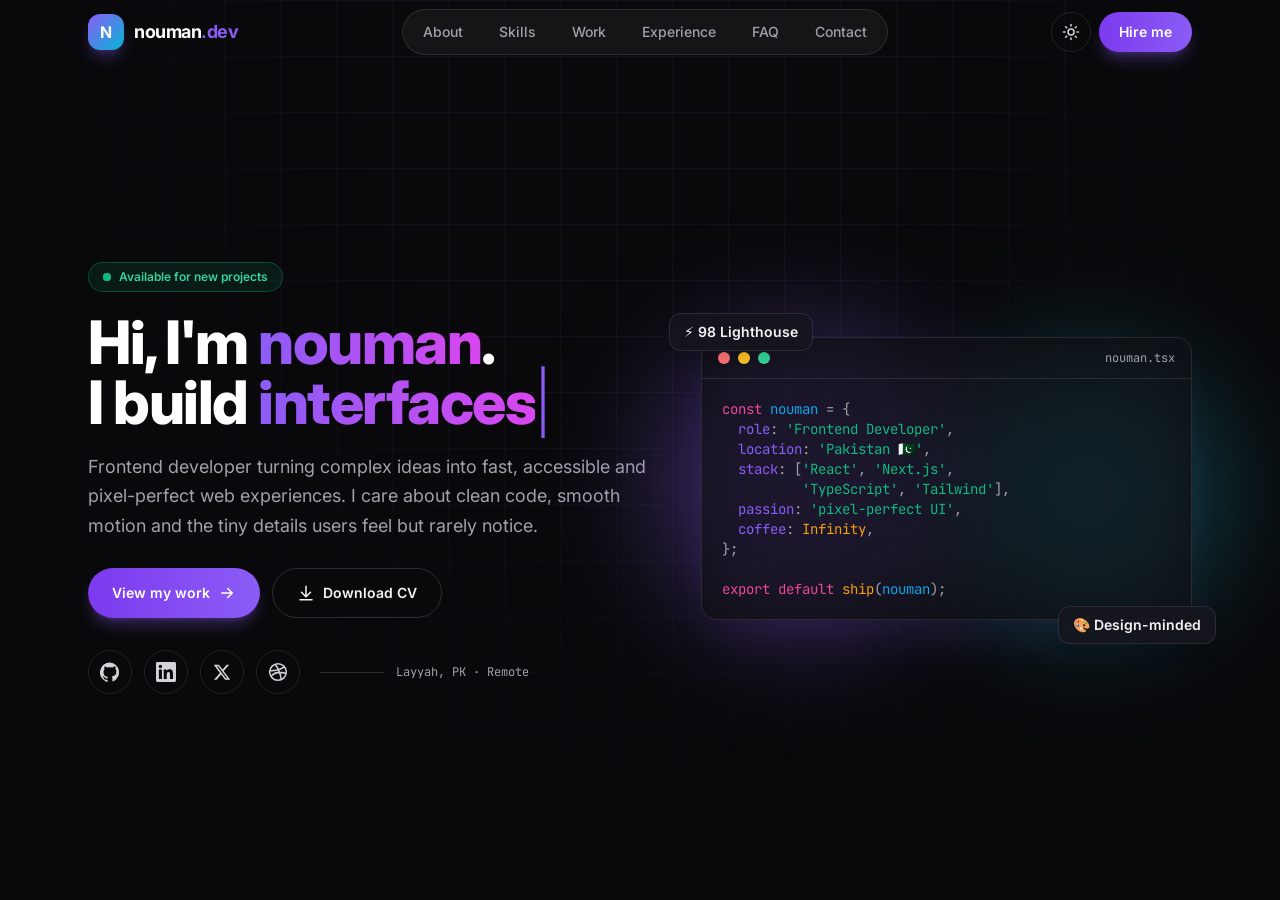
<file: index.html>
<!doctype html>
<html lang="en" class="dark scroll-smooth">
<head>
  <meta charset="utf-8" />
  <meta name="viewport" content="width=device-width, initial-scale=1" />
  <title>nouman — Frontend Developer</title>
  <meta name="description" content="nouman is a frontend developer crafting fast, accessible and beautiful web experiences with React, Next.js and TypeScript." />
  <meta property="og:title" content="nouman — Frontend Developer" />
  <meta property="og:description" content="Crafting fast, accessible and beautiful web experiences." />
  <meta property="og:type" content="website" />
  <meta name="theme-color" content="#09090b" />
  <link rel="icon" href="data:image/svg+xml,<svg xmlns='http://www.w3.org/2000/svg' viewBox='0 0 64 64'><defs><linearGradient id='g' x1='0' y1='0' x2='1' y2='1'><stop offset='0' stop-color='%238b5cf6'/><stop offset='1' stop-color='%2306b6d4'/></linearGradient></defs><rect width='64' height='64' rx='16' fill='url(%23g)'/><text x='50%' y='55%' dominant-baseline='middle' text-anchor='middle' font-family='Arial' font-weight='800' font-size='34' fill='white'>N</text></svg>" />

  <!-- Fonts -->
  <link rel="preconnect" href="https://fonts.googleapis.com" />
  <link rel="preconnect" href="https://fonts.gstatic.com" crossorigin />
  <link href="https://fonts.googleapis.com/css2?family=Inter:wght@400;500;600;700;800&family=JetBrains+Mono:wght@400;500&display=swap" rel="stylesheet" />

  <!-- Theme (before paint, avoids flash) -->
  <script>
    try {
      const t = localStorage.getItem('theme');
      if (t === 'light') document.documentElement.classList.remove('dark');
    } catch (e) {}
  </script>
  <!-- Compiled Tailwind CSS (rebuild: npx tailwindcss@3.4.17 -i input.css -o style.css --minify) -->
  <link rel="stylesheet" href="style.css" />
  <noscript><style>.reveal{opacity:1 !important;transform:none !important;filter:none !important}</style></noscript>
</head>

<body id="top" class="bg-white text-zinc-600 dark:bg-ink-950 dark:text-zinc-400 font-sans antialiased selection:bg-brand-500/30 selection:text-white overflow-x-hidden">
  <a href="#main" class="skip-link">Skip to content</a>

  <!-- Background decor -->
  <div class="pointer-events-none fixed inset-0 -z-10 bg-grid [mask-image:radial-gradient(ellipse_at_top,black_30%,transparent_75%)]"></div>
  <div id="cursorGlow" class="pointer-events-none fixed -z-10 hidden h-[500px] w-[500px] -translate-x-1/2 -translate-y-1/2 rounded-full bg-brand-500/10 opacity-0 blur-3xl transition-opacity duration-500 md:block"></div>

  <!-- Scroll progress -->
  <div id="progress" class="fixed left-0 top-0 z-[60] h-0.5 w-0 bg-gradient-to-r from-brand-500 to-cyan-400"></div>

  <!-- ================= NAVBAR ================= -->
  <header id="nav" class="fixed inset-x-0 top-0 z-50 transition-all duration-300">
    <div class="mx-auto flex h-16 max-w-6xl items-center justify-between px-5 sm:px-6">
      <a href="index.html" class="group flex items-center gap-2.5 font-bold text-zinc-900 dark:text-white" aria-label="nouman — home">
        <span class="grid h-9 w-9 place-items-center rounded-xl bg-gradient-to-br from-brand-500 to-cyan-500 text-white shadow-lg shadow-brand-500/30 transition-transform group-hover:rotate-6">N</span>
        <span class="text-lg tracking-tight">nouman<span class="text-brand-500">.dev</span></span>
      </a>

      <nav class="hidden md:block" aria-label="Primary">
        <ul class="flex items-center gap-1 rounded-full border border-zinc-200 bg-white/70 p-1 text-sm font-medium backdrop-blur dark:border-white/10 dark:bg-white/5">
          <li><a href="about.html" class="nav-link">About</a></li>
          <li><a href="skills.html" class="nav-link">Skills</a></li>
          <li><a href="work.html" class="nav-link">Work</a></li>
          <li><a href="experience.html" class="nav-link">Experience</a></li>
          <li><a href="faq.html" class="nav-link">FAQ</a></li>
          <li><a href="contact.html" class="nav-link">Contact</a></li>
        </ul>
      </nav>

      <div class="flex items-center gap-2">
        <button id="themeToggle" class="grid h-10 w-10 place-items-center rounded-full border border-zinc-200 text-zinc-700 transition hover:border-brand-500 hover:text-brand-500 dark:border-white/10 dark:text-zinc-300" aria-label="Toggle theme" aria-pressed="true">
          <svg class="hidden h-[18px] w-[18px] dark:block" viewBox="0 0 24 24" fill="none" stroke="currentColor" stroke-width="2" stroke-linecap="round"><circle cx="12" cy="12" r="4"/><path d="M12 2v2M12 20v2M4.9 4.9l1.4 1.4M17.7 17.7l1.4 1.4M2 12h2M20 12h2M4.9 19.1l1.4-1.4M17.7 6.3l1.4-1.4"/></svg>
          <svg class="h-[18px] w-[18px] dark:hidden" viewBox="0 0 24 24" fill="none" stroke="currentColor" stroke-width="2" stroke-linecap="round"><path d="M21 12.8A9 9 0 1 1 11.2 3a7 7 0 0 0 9.8 9.8z"/></svg>
        </button>
        <a href="contact.html" class="btn-primary hidden !px-5 !py-2.5 sm:inline-flex md:hidden lg:inline-flex">Hire me</a>
        <button id="menuBtn" class="grid h-10 w-10 place-items-center rounded-full border border-zinc-200 text-zinc-700 md:hidden dark:border-white/10 dark:text-zinc-300" aria-label="Open menu" aria-expanded="false" aria-controls="mobileMenu">
          <svg class="h-5 w-5" viewBox="0 0 24 24" fill="none" stroke="currentColor" stroke-width="2" stroke-linecap="round"><path id="menuIcon" d="M4 7h16M4 17h16"/></svg>
        </button>
      </div>
    </div>

    <!-- Mobile menu -->
    <div id="mobileMenu" class="pointer-events-none mx-4 -translate-y-2 rounded-2xl border border-zinc-200 bg-white/95 p-2 opacity-0 shadow-xl backdrop-blur transition-all duration-300 md:hidden dark:border-white/10 dark:bg-ink-900/95">
      <a href="about.html" class="mobile-link">About</a>
      <a href="skills.html" class="mobile-link">Skills</a>
      <a href="work.html" class="mobile-link">Work</a>
      <a href="experience.html" class="mobile-link">Experience</a>
      <a href="faq.html" class="mobile-link">FAQ</a>
      <a href="contact.html" class="mobile-link">Contact</a>
    </div>
  </header>

  <main id="main">
    <!-- ================= HERO (single-screen homepage) ================= -->
    <section id="home" class="relative flex min-h-[100svh] items-center overflow-hidden pb-10 pt-24">
      <div class="mx-auto grid w-full max-w-6xl items-center gap-12 px-5 sm:px-6 lg:grid-cols-[1.15fr_1fr]">
        <div>
          <span class="reveal inline-flex items-center gap-2 rounded-full border border-emerald-500/30 bg-emerald-500/10 px-3.5 py-1.5 text-xs font-semibold text-emerald-600 dark:text-emerald-400">
            <span class="relative flex h-2 w-2"><span class="absolute inline-flex h-full w-full animate-ping rounded-full bg-emerald-400 opacity-75"></span><span class="relative inline-flex h-2 w-2 rounded-full bg-emerald-500"></span></span>
            Available for new projects
          </span>

          <h1 class="reveal mt-5 text-4xl font-extrabold leading-[1.1] tracking-tight text-zinc-900 sm:text-5xl lg:text-6xl dark:text-white">
            Hi, I'm <span class="text-gradient-animated">nouman</span>.<br />
            I build <span id="typed" class="text-gradient-animated">interfaces</span><span class="animate-blink font-light text-brand-500">|</span>
          </h1>

          <p class="reveal mt-5 max-w-xl text-lg leading-relaxed">
            Frontend developer turning complex ideas into fast, accessible and pixel-perfect web experiences.
            I care about clean code, smooth motion and the tiny details users feel but rarely notice.
          </p>

          <div class="reveal mt-7 flex flex-wrap gap-3">
            <a href="work.html" class="btn-primary group">
              View my work
              <svg class="h-[18px] w-[18px] transition-transform group-hover:translate-x-1" viewBox="0 0 24 24" fill="none" stroke="currentColor" stroke-width="2" stroke-linecap="round" stroke-linejoin="round"><path d="M5 12h14M13 6l6 6-6 6"/></svg>
            </a>
            <a href="Muhammad Nouman CV.pdf" class="btn-ghost" download>
              <svg class="h-[18px] w-[18px]" viewBox="0 0 24 24" fill="none" stroke="currentColor" stroke-width="2" stroke-linecap="round" stroke-linejoin="round"><path d="M12 3v12M6 11l6 6 6-6M4 21h16"/></svg>
              Download CV
            </a>
          </div>

          <ul class="reveal mt-8 flex items-center gap-3" aria-label="Social links">
            <li><a href="https://github.com/nomizzking/" target="_blank" rel="noopener" aria-label="GitHub" class="social"><svg class="h-5 w-5" viewBox="0 0 24 24" fill="currentColor"><path d="M12 .5a12 12 0 0 0-3.8 23.4c.6.1.8-.3.8-.6v-2c-3.3.7-4-1.6-4-1.6-.6-1.4-1.4-1.8-1.4-1.8-1-.7.1-.7.1-.7 1.2.1 1.8 1.2 1.8 1.2 1 1.8 2.8 1.3 3.5 1 .1-.8.4-1.3.7-1.6-2.7-.3-5.5-1.3-5.5-5.9 0-1.3.5-2.4 1.2-3.2-.1-.3-.5-1.5.1-3.2 0 0 1-.3 3.3 1.2a11.5 11.5 0 0 1 6 0C17.3 4.6 18.3 5 18.3 5c.6 1.7.2 2.9.1 3.2.8.8 1.2 1.9 1.2 3.2 0 4.6-2.8 5.6-5.5 5.9.4.4.8 1.1.8 2.2v3.3c0 .3.2.7.8.6A12 12 0 0 0 12 .5z"/></svg></a></li>
            <li><a href="https://linkedin.com/" target="_blank" rel="noopener" aria-label="LinkedIn" class="social"><svg class="h-5 w-5" viewBox="0 0 24 24" fill="currentColor"><path d="M20.4 20.5h-3.6v-5.6c0-1.3 0-3-1.8-3s-2.1 1.4-2.1 2.9v5.7H9.3V9h3.4v1.6c.5-.9 1.6-1.8 3.4-1.8 3.6 0 4.3 2.4 4.3 5.5v6.2zM5.3 7.4a2.1 2.1 0 1 1 0-4.2 2.1 2.1 0 0 1 0 4.2zM7.1 20.5H3.5V9h3.6v11.5zM22.2 0H1.8C.8 0 0 .8 0 1.7v20.6c0 .9.8 1.7 1.8 1.7h20.4c1 0 1.8-.8 1.8-1.7V1.7C24 .8 23.2 0 22.2 0z"/></svg></a></li>
            <li><a href="https://x.com/" target="_blank" rel="noopener" aria-label="X (Twitter)" class="social"><svg class="h-[18px] w-[18px]" viewBox="0 0 24 24" fill="currentColor"><path d="M18.2 2.3h3.4l-7.4 8.4 8.7 11.5h-6.8l-5.3-7-6.1 7H1.3l7.9-9L.9 2.3h7l4.8 6.4 5.5-6.4zm-1.2 17.9h1.9L7.1 4.2H5.1L17 20.2z"/></svg></a></li>
            <li><a href="https://dribbble.com/" target="_blank" rel="noopener" aria-label="Dribbble" class="social"><svg class="h-5 w-5" viewBox="0 0 24 24" fill="none" stroke="currentColor" stroke-width="1.8"><circle cx="12" cy="12" r="10"/><path d="M8.6 2.7c3.6 4.8 6.4 11.4 7.4 18.6M2.1 10.6c5.6.2 11.6-.9 17-4.4M3.6 17.3c3.8-4.6 10.5-6 18.2-3.5"/></svg></a></li>
            <li class="ml-2 hidden h-px w-16 bg-zinc-300 sm:block dark:bg-white/15"></li>
            <li class="hidden font-mono text-xs sm:block">Layyah, PK · Remote</li>
          </ul>
        </div>

        <!-- Visual -->
        <div class="reveal relative mx-auto w-full max-w-md lg:max-w-none" aria-hidden="true">
          <div class="absolute -left-10 top-0 h-72 w-72 animate-blob rounded-full bg-brand-500/40 blur-3xl"></div>
          <div class="absolute -right-6 bottom-0 h-64 w-64 animate-blob rounded-full bg-cyan-400/30 blur-3xl [animation-delay:-5s]"></div>

          <div class="tilt relative rounded-2xl border border-zinc-200 bg-white/80 shadow-2xl shadow-brand-500/10 backdrop-blur-xl transition-transform duration-200 ease-out dark:border-white/10 dark:bg-ink-900/80">
            <div class="flex items-center gap-2 border-b border-zinc-200 px-4 py-3 dark:border-white/10">
              <span class="h-3 w-3 rounded-full bg-red-400"></span>
              <span class="h-3 w-3 rounded-full bg-amber-400"></span>
              <span class="h-3 w-3 rounded-full bg-emerald-400"></span>
              <span class="ml-auto font-mono text-xs text-zinc-400">nouman.tsx</span>
            </div>
<pre class="overflow-x-auto p-5 font-mono text-[13px] leading-7 sm:text-sm"><code><span class="text-pink-500">const</span> <span class="text-sky-500">nouman</span> <span class="text-zinc-400">=</span> {
  <span class="text-brand-500">role</span>: <span class="text-emerald-500">'Frontend Developer'</span>,
  <span class="text-brand-500">location</span>: <span class="text-emerald-500">'Pakistan 🇵🇰'</span>,
  <span class="text-brand-500">stack</span>: [<span class="text-emerald-500">'React'</span>, <span class="text-emerald-500">'Next.js'</span>,
          <span class="text-emerald-500">'TypeScript'</span>, <span class="text-emerald-500">'Tailwind'</span>],
  <span class="text-brand-500">passion</span>: <span class="text-emerald-500">'pixel-perfect UI'</span>,
  <span class="text-brand-500">coffee</span>: <span class="text-amber-500">Infinity</span>,
};

<span class="text-pink-500">export default</span> <span class="text-amber-500">ship</span>(<span class="text-sky-500">nouman</span>);</code></pre>
          </div>

          <div class="absolute -left-4 -top-6 flex animate-float items-center gap-2 rounded-xl border border-zinc-200 bg-white/90 px-3.5 py-2 text-sm font-semibold text-zinc-800 shadow-lg backdrop-blur sm:-left-8 dark:border-white/10 dark:bg-ink-800/90 dark:text-zinc-100">⚡ 98 Lighthouse</div>
          <div class="absolute -bottom-6 -right-2 flex animate-float-slow items-center gap-2 rounded-xl border border-zinc-200 bg-white/90 px-3.5 py-2 text-sm font-semibold text-zinc-800 shadow-lg backdrop-blur sm:-right-6 dark:border-white/10 dark:bg-ink-800/90 dark:text-zinc-100">🎨 Design-minded</div>
        </div>
      </div>
    </section>
  </main>

  <div id="toast" class="pointer-events-none fixed bottom-6 left-1/2 z-50 -translate-x-1/2 translate-y-6 rounded-xl bg-zinc-900 px-5 py-3 text-sm font-medium text-white opacity-0 shadow-xl transition-all duration-300 dark:bg-white dark:text-zinc-900" role="status" aria-live="polite"></div>

  <script src="script.js"></script>
</body>
</html>
</file>
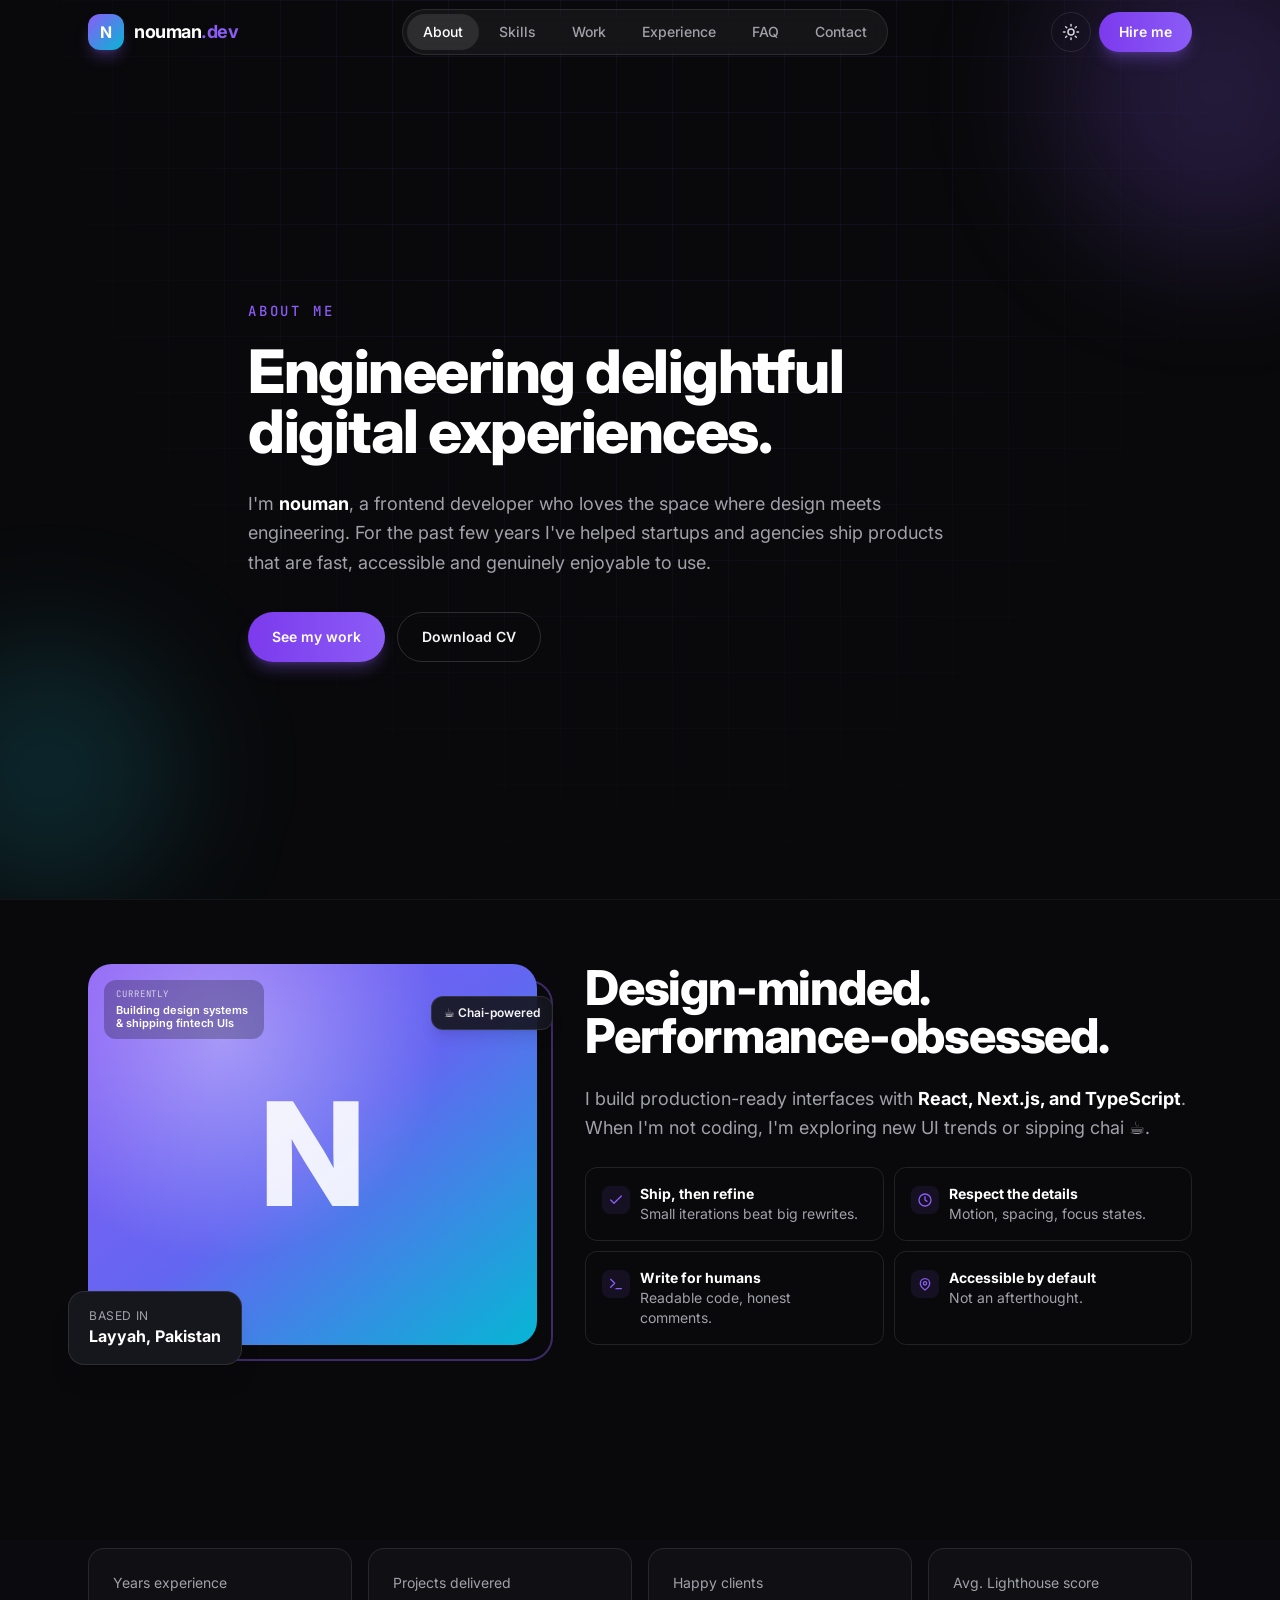
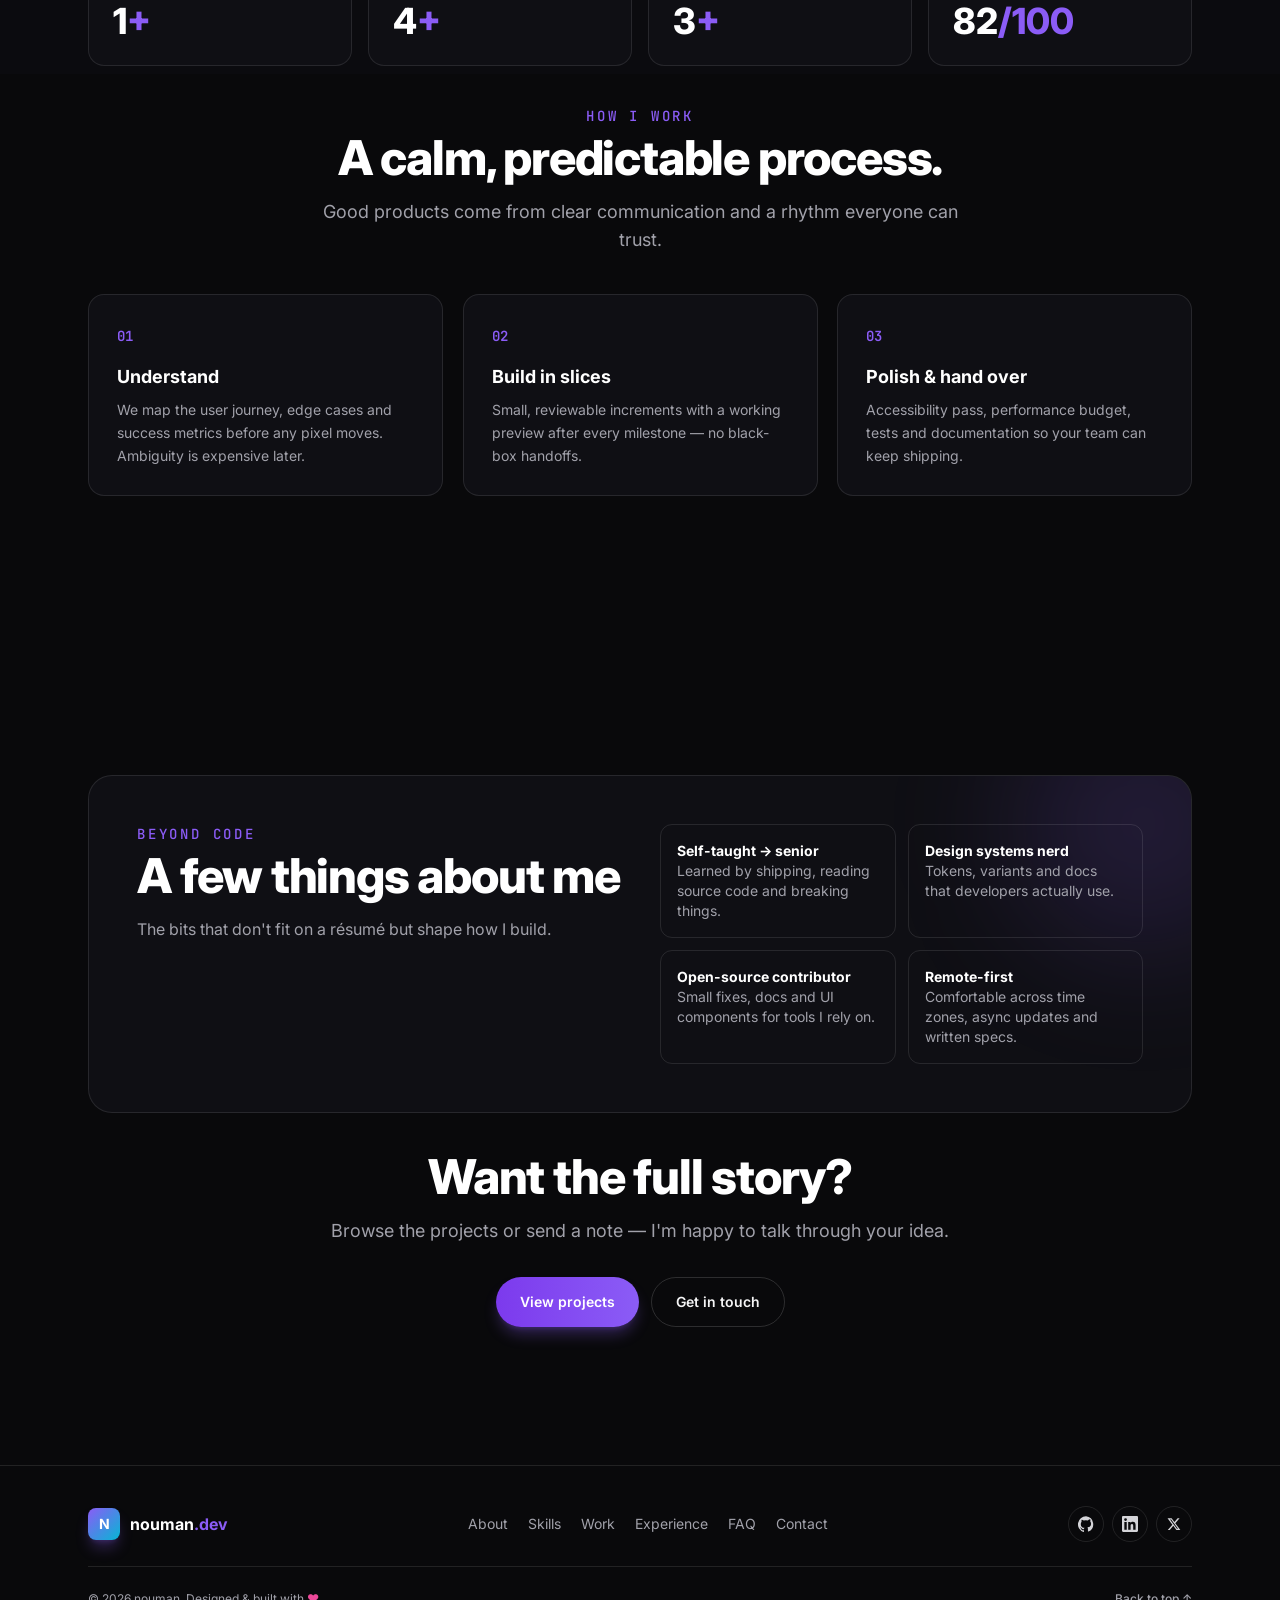
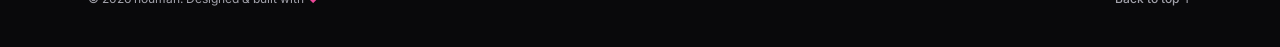
<file: about.html>
<!doctype html>
<html lang="en" class="dark scroll-smooth snap-page">
<head>
  <meta charset="utf-8" />
  <meta name="viewport" content="width=device-width, initial-scale=1" />
  <title>About — nouman</title>
  <meta name="description" content="Meet nouman — a frontend developer focused on design systems, motion and accessible, high-performance interfaces." />
  <meta property="og:title" content="About — nouman" />
  <meta property="og:description" content="A frontend developer who loves the space where design meets engineering." />
  <meta property="og:type" content="website" />
  <meta name="theme-color" content="#09090b" />
  <link rel="icon" href="data:image/svg+xml,<svg xmlns='http://www.w3.org/2000/svg' viewBox='0 0 64 64'><defs><linearGradient id='g' x1='0' y1='0' x2='1' y2='1'><stop offset='0' stop-color='%238b5cf6'/><stop offset='1' stop-color='%2306b6d4'/></linearGradient></defs><rect width='64' height='64' rx='16' fill='url(%23g)'/><text x='50%' y='55%' dominant-baseline='middle' text-anchor='middle' font-family='Arial' font-weight='800' font-size='34' fill='white'>N</text></svg>" />

  <!-- Fonts -->
  <link rel="preconnect" href="https://fonts.googleapis.com" />
  <link rel="preconnect" href="https://fonts.gstatic.com" crossorigin />
  <link href="https://fonts.googleapis.com/css2?family=Inter:wght@400;500;600;700;800&family=JetBrains+Mono:wght@400;500&display=swap" rel="stylesheet" />

  <!-- Theme -->
  <script>
    try {
      const t = localStorage.getItem('theme');
      if (t === 'light') document.documentElement.classList.remove('dark');
    } catch (e) {}
  </script>

  <link rel="stylesheet" href="style.css" />
  <noscript><style>.reveal{opacity:1 !important;transform:none !important;filter:none !important}</style></noscript>
</head>

<body id="top" class="bg-white text-zinc-600 dark:bg-ink-950 dark:text-zinc-400 font-sans antialiased selection:bg-brand-500/30 selection:text-white overflow-x-hidden">
  <a href="#main" class="skip-link">Skip to content</a>

  <!-- Background decor -->
  <div class="pointer-events-none fixed inset-0 -z-10 bg-grid [mask-image:radial-gradient(ellipse_at_top,black_30%,transparent_75%)]"></div>
  <div id="cursorGlow" class="pointer-events-none fixed -z-10 hidden h-[500px] w-[500px] -translate-x-1/2 -translate-y-1/2 rounded-full bg-brand-500/10 opacity-0 blur-3xl transition-opacity duration-500 md:block"></div>

  <!-- Scroll progress -->
  <div id="progress" class="fixed left-0 top-0 z-[60] h-0.5 w-0 bg-gradient-to-r from-brand-500 to-cyan-400"></div>

  <!-- ================= NAVBAR ================= -->
  <header id="nav" class="fixed inset-x-0 top-0 z-50 transition-all duration-300">
    <div class="mx-auto flex h-16 max-w-6xl items-center justify-between px-5 sm:px-6">
      <a href="index.html" class="group flex items-center gap-2.5 font-bold text-zinc-900 dark:text-white" aria-label="nouman — home">
        <span class="grid h-9 w-9 place-items-center rounded-xl bg-gradient-to-br from-brand-500 to-cyan-500 text-white shadow-lg shadow-brand-500/30 transition-transform group-hover:rotate-6">N</span>
        <span class="text-lg tracking-tight">nouman<span class="text-brand-500">.dev</span></span>
      </a>

      <nav class="hidden md:block" aria-label="Primary">
        <ul class="flex items-center gap-1 rounded-full border border-zinc-200 bg-white/70 p-1 text-sm font-medium backdrop-blur dark:border-white/10 dark:bg-white/5">
          <li><a href="about.html" class="nav-link is-active" aria-current="page">About</a></li>
          <li><a href="skills.html" class="nav-link">Skills</a></li>
          <li><a href="work.html" class="nav-link">Work</a></li>
          <li><a href="experience.html" class="nav-link">Experience</a></li>
          <li><a href="faq.html" class="nav-link">FAQ</a></li>
          <li><a href="contact.html" class="nav-link">Contact</a></li>
        </ul>
      </nav>

      <div class="flex items-center gap-2">
        <button id="themeToggle" class="grid h-10 w-10 place-items-center rounded-full border border-zinc-200 text-zinc-700 transition hover:border-brand-500 hover:text-brand-500 dark:border-white/10 dark:text-zinc-300" aria-label="Toggle theme" aria-pressed="true">
          <svg class="hidden h-[18px] w-[18px] dark:block" viewBox="0 0 24 24" fill="none" stroke="currentColor" stroke-width="2" stroke-linecap="round"><circle cx="12" cy="12" r="4"/><path d="M12 2v2M12 20v2M4.9 4.9l1.4 1.4M17.7 17.7l1.4 1.4M2 12h2M20 12h2M4.9 19.1l1.4-1.4M17.7 6.3l1.4-1.4"/></svg>
          <svg class="h-[18px] w-[18px] dark:hidden" viewBox="0 0 24 24" fill="none" stroke="currentColor" stroke-width="2" stroke-linecap="round"><path d="M21 12.8A9 9 0 1 1 11.2 3a7 7 0 0 0 9.8 9.8z"/></svg>
        </button>
        <a href="contact.html" class="btn-primary hidden !px-5 !py-2.5 sm:inline-flex md:hidden lg:inline-flex">Hire me</a>
        <button id="menuBtn" class="grid h-10 w-10 place-items-center rounded-full border border-zinc-200 text-zinc-700 md:hidden dark:border-white/10 dark:text-zinc-300" aria-label="Open menu" aria-expanded="false" aria-controls="mobileMenu">
          <svg class="h-5 w-5" viewBox="0 0 24 24" fill="none" stroke="currentColor" stroke-width="2" stroke-linecap="round"><path id="menuIcon" d="M4 7h16M4 17h16"/></svg>
        </button>
      </div>
    </div>

    <!-- Mobile menu -->
    <div id="mobileMenu" class="pointer-events-none mx-4 -translate-y-2 rounded-2xl border border-zinc-200 bg-white/95 p-2 opacity-0 shadow-xl backdrop-blur transition-all duration-300 md:hidden dark:border-white/10 dark:bg-ink-900/95">
      <a href="about.html" class="mobile-link is-active" aria-current="page">About</a>
      <a href="skills.html" class="mobile-link">Skills</a>
      <a href="work.html" class="mobile-link">Work</a>
      <a href="experience.html" class="mobile-link">Experience</a>
      <a href="faq.html" class="mobile-link">FAQ</a>
      <a href="contact.html" class="mobile-link">Contact</a>
    </div>
  </header>

  <main id="main">
    <!-- ================= PAGE HERO ================= -->
    <section class="page-hero">
      <div class="pointer-events-none absolute -right-24 -top-24 h-80 w-80 rounded-full bg-brand-500/20 blur-3xl" data-parallax="0.08"></div>
      <div class="pointer-events-none absolute -left-20 bottom-0 h-64 w-64 rounded-full bg-cyan-400/15 blur-3xl"></div>
      <div class="about-hero-art" aria-hidden="true"><span class="about-hero-art-core">N</span></div>

      <div class="about-hero-copy mx-auto max-w-6xl px-5 sm:px-6">
        <p class="eyebrow reveal">About me</p>
        <h1 class="page-hero-title reveal max-w-3xl">Engineering delightful<br class="hidden sm:block" /> digital experiences.</h1>
        <p class="reveal mt-4 max-w-2xl text-lg leading-relaxed">
          I'm <strong class="text-zinc-900 dark:text-white">nouman</strong>, a frontend developer who loves the space where design meets engineering.
          For the past few years I've helped startups and agencies ship products that are fast, accessible and genuinely enjoyable to use.
        </p>
        <div class="reveal mt-6 flex flex-wrap gap-3">
          <a href="work.html" class="btn-primary">See my work</a>
          <a href="Muhammad Nouman CV.pdf" class="btn-ghost" download>Download CV</a>
        </div>
      </div>
    </section>

    <!-- ================= STORY + PORTRAIT ================= -->
    <section class="section">
      <div class="mx-auto grid max-w-6xl items-center gap-10 px-5 sm:px-6 lg:grid-cols-[0.85fr_1.15fr] lg:items-stretch lg:gap-12">
        <div class="reveal relative mx-auto aspect-[4/5] w-full max-w-[20rem] lg:aspect-auto lg:h-full lg:max-w-none" data-reveal="left">
          <div class="absolute inset-0 translate-x-4 translate-y-4 rounded-3xl border-2 border-brand-500/40"></div>
          <div class="relative grid h-full w-full place-items-center overflow-hidden rounded-3xl bg-gradient-to-br from-brand-500 via-indigo-500 to-cyan-500">
            <span class="text-[8rem] font-extrabold leading-none text-white/90 lg:text-[9rem]">N</span>
            <div class="absolute inset-0 bg-[radial-gradient(circle_at_30%_20%,rgba(255,255,255,.35),transparent_50%)]"></div>
            <div class="absolute left-4 top-4 max-w-[10rem] rounded-xl bg-black/25 px-3 py-2 text-white backdrop-blur">
              <p class="font-mono text-[9px] uppercase tracking-widest text-white/70">Currently</p>
              <p class="mt-0.5 text-[11px] font-semibold leading-tight">Building design systems &amp; shipping fintech UIs</p>
            </div>
          </div>
          <div class="absolute -bottom-5 -left-5 rounded-2xl border border-zinc-200 bg-white px-5 py-4 shadow-xl dark:border-white/10 dark:bg-ink-800">
            <p class="text-xs uppercase tracking-wider">Based in</p>
            <p class="font-bold text-zinc-900 dark:text-white">Layyah, Pakistan</p>
          </div>
          <div class="absolute -right-4 top-8 animate-float rounded-xl border border-zinc-200 bg-white/90 px-3 py-2 text-xs font-semibold text-zinc-800 shadow-lg backdrop-blur dark:border-white/10 dark:bg-ink-800/90 dark:text-zinc-100">☕ Chai-powered</div>
        </div>

        <div>
          <h2 class="section-title reveal" data-reveal="right">Design-minded.<br />Performance-obsessed.</h2>
          <p class="reveal mt-6 text-lg leading-relaxed" data-reveal="right">
            I build production-ready interfaces with
            <strong class="text-zinc-900 dark:text-white">React, Next.js, and TypeScript</strong>. When I'm not coding,
            I'm exploring new UI trends or sipping chai ☕.
          </p>

          <ul class="reveal mt-6 grid gap-2.5 sm:grid-cols-2" data-reveal="right">
            <li class="flex items-start gap-2.5 rounded-xl border border-zinc-200 p-4 dark:border-white/10">
              <span class="mt-0.5 grid h-7 w-7 shrink-0 place-items-center rounded-lg bg-brand-500/10 text-brand-500"><svg class="h-4 w-4" viewBox="0 0 24 24" fill="none" stroke="currentColor" stroke-width="2" stroke-linecap="round" stroke-linejoin="round"><path d="M20 6L9 17l-5-5"/></svg></span>
              <span class="text-sm"><strong class="block text-zinc-900 dark:text-white">Ship, then refine</strong>Small iterations beat big rewrites.</span>
            </li>
            <li class="flex items-start gap-2.5 rounded-xl border border-zinc-200 p-4 dark:border-white/10">
              <span class="mt-0.5 grid h-7 w-7 shrink-0 place-items-center rounded-lg bg-brand-500/10 text-brand-500"><svg class="h-4 w-4" viewBox="0 0 24 24" fill="none" stroke="currentColor" stroke-width="2" stroke-linecap="round" stroke-linejoin="round"><circle cx="12" cy="12" r="9"/><path d="M12 7v5l3 2"/></svg></span>
              <span class="text-sm"><strong class="block text-zinc-900 dark:text-white">Respect the details</strong>Motion, spacing, focus states.</span>
            </li>
            <li class="flex items-start gap-2.5 rounded-xl border border-zinc-200 p-4 dark:border-white/10">
              <span class="mt-0.5 grid h-7 w-7 shrink-0 place-items-center rounded-lg bg-brand-500/10 text-brand-500"><svg class="h-4 w-4" viewBox="0 0 24 24" fill="none" stroke="currentColor" stroke-width="2" stroke-linecap="round" stroke-linejoin="round"><path d="M4 17l6-6-6-6M12 19h8"/></svg></span>
              <span class="text-sm"><strong class="block text-zinc-900 dark:text-white">Write for humans</strong>Readable code, honest comments.</span>
            </li>
            <li class="flex items-start gap-2.5 rounded-xl border border-zinc-200 p-4 dark:border-white/10">
              <span class="mt-0.5 grid h-7 w-7 shrink-0 place-items-center rounded-lg bg-brand-500/10 text-brand-500"><svg class="h-4 w-4" viewBox="0 0 24 24" fill="none" stroke="currentColor" stroke-width="2" stroke-linecap="round" stroke-linejoin="round"><path d="M12 21s-7-4.4-7-10a7 7 0 0 1 14 0c0 5.6-7 10-7 10z"/><circle cx="12" cy="11" r="2.5"/></svg></span>
              <span class="text-sm"><strong class="block text-zinc-900 dark:text-white">Accessible by default</strong>Not an afterthought.</span>
            </li>
          </ul>
        </div>
      </div>
    </section>

    <!-- ================= STATS + PROCESS ================= -->
    <div id="snap-group-1">
    <!-- ================= STATS ================= -->
    <section class="section-tight section-alt">
      <div class="mx-auto max-w-6xl px-5 sm:px-6">
        <dl class="grid gap-4 sm:grid-cols-2 lg:grid-cols-4">
          <div class="reveal spotlight card p-6" data-reveal="scale">
            <dt class="text-sm">Years experience</dt>
            <dd class="mt-2 text-4xl font-extrabold text-zinc-900 dark:text-white"><span data-count="1">0</span><span class="text-brand-500">+</span></dd>
          </div>
          <div class="reveal spotlight card p-6" data-reveal="scale">
            <dt class="text-sm">Projects delivered</dt>
            <dd class="mt-2 text-4xl font-extrabold text-zinc-900 dark:text-white"><span data-count="5">0</span><span class="text-brand-500">+</span></dd>
          </div>
          <div class="reveal spotlight card p-6" data-reveal="scale">
            <dt class="text-sm">Happy clients</dt>
            <dd class="mt-2 text-4xl font-extrabold text-zinc-900 dark:text-white"><span data-count="4">0</span><span class="text-brand-500">+</span></dd>
          </div>
          <div class="reveal spotlight card p-6" data-reveal="scale">
            <dt class="text-sm">Avg. Lighthouse score</dt>
            <dd class="mt-2 text-4xl font-extrabold text-zinc-900 dark:text-white"><span data-count="98">0</span><span class="text-brand-500">/100</span></dd>
          </div>
        </dl>
      </div>
    </section>

    <!-- ================= APPROACH ================= -->
    <section class="section">
      <div class="mx-auto max-w-6xl px-5 sm:px-6">
        <div class="mx-auto max-w-2xl text-center">
          <p class="eyebrow reveal">How I work</p>
          <h2 class="section-title reveal">A calm, predictable process.</h2>
          <p class="reveal mt-4 text-lg">Good products come from clear communication and a rhythm everyone can trust.</p>
        </div>

        <div class="mt-10 grid gap-5 md:grid-cols-3">
          <article class="reveal spotlight card card-hover p-7" data-reveal="left">
            <span class="font-mono text-sm font-semibold text-brand-500">01</span>
            <h3 class="mt-4 text-lg font-bold text-zinc-900 dark:text-white">Understand</h3>
            <p class="mt-2 text-sm leading-relaxed">We map the user journey, edge cases and success metrics before any pixel moves. Ambiguity is expensive later.</p>
          </article>
          <article class="reveal spotlight card card-hover p-7" data-reveal="scale">
            <span class="font-mono text-sm font-semibold text-brand-500">02</span>
            <h3 class="mt-4 text-lg font-bold text-zinc-900 dark:text-white">Build in slices</h3>
            <p class="mt-2 text-sm leading-relaxed">Small, reviewable increments with a working preview after every milestone — no black-box handoffs.</p>
          </article>
          <article class="reveal spotlight card card-hover p-7" data-reveal="right">
            <span class="font-mono text-sm font-semibold text-brand-500">03</span>
            <h3 class="mt-4 text-lg font-bold text-zinc-900 dark:text-white">Polish &amp; hand over</h3>
            <p class="mt-2 text-sm leading-relaxed">Accessibility pass, performance budget, tests and documentation so your team can keep shipping.</p>
          </article>
        </div>
      </div>
    </section>
    </div>

    <!-- ================= BEYOND CODE + CTA ================= -->
    <div id="snap-group-2">
    <!-- ================= BEYOND CODE ================= -->
    <section class="pb-10 sm:pb-12">
      <div class="mx-auto max-w-6xl px-5 sm:px-6">
        <div class="reveal relative overflow-hidden rounded-3xl border border-zinc-200 bg-white p-8 sm:p-12 dark:border-white/10 dark:bg-ink-900">
          <div class="pointer-events-none absolute -right-20 -top-20 h-64 w-64 rounded-full bg-brand-500/15 blur-3xl"></div>
          <div class="relative grid gap-10 lg:grid-cols-2">
            <div>
              <p class="eyebrow">Beyond code</p>
              <h2 class="section-title">A few things about me</h2>
              <p class="mt-4 leading-relaxed">The bits that don't fit on a résumé but shape how I build.</p>
            </div>
            <ul class="grid gap-3 sm:grid-cols-2">
              <li class="rounded-xl border border-zinc-200 p-4 text-sm dark:border-white/10"><strong class="block text-zinc-900 dark:text-white">Self-taught → senior</strong>Learned by shipping, reading source code and breaking things.</li>
              <li class="rounded-xl border border-zinc-200 p-4 text-sm dark:border-white/10"><strong class="block text-zinc-900 dark:text-white">Design systems nerd</strong>Tokens, variants and docs that developers actually use.</li>
              <li class="rounded-xl border border-zinc-200 p-4 text-sm dark:border-white/10"><strong class="block text-zinc-900 dark:text-white">Open-source contributor</strong>Small fixes, docs and UI components for tools I rely on.</li>
              <li class="rounded-xl border border-zinc-200 p-4 text-sm dark:border-white/10"><strong class="block text-zinc-900 dark:text-white">Remote-first</strong>Comfortable across time zones, async updates and written specs.</li>
            </ul>
          </div>
        </div>
      </div>
    </section>

    <!-- ================= CTA ================= -->
    <section class="py-12 sm:py-16">
      <div class="mx-auto max-w-3xl px-5 text-center sm:px-6">
        <h2 class="section-title reveal">Want the full story?</h2>
        <p class="reveal mt-4 text-lg">Browse the projects or send a note — I'm happy to talk through your idea.</p>
        <div class="reveal mt-8 flex flex-wrap justify-center gap-3">
          <a href="work.html" class="btn-primary">View projects</a>
          <a href="contact.html" class="btn-ghost">Get in touch</a>
        </div>
      </div>
    </section>
    </div>
  </main>

  <!-- ================= FOOTER ================= -->
  <footer class="border-t border-zinc-200 py-10 dark:border-white/10">
    <div class="mx-auto max-w-6xl px-5 sm:px-6">
      <div class="flex flex-col items-center justify-between gap-6 sm:flex-row">
        <a href="index.html" class="group flex items-center gap-2.5 font-bold text-zinc-900 dark:text-white">
          <span class="grid h-8 w-8 place-items-center rounded-lg bg-gradient-to-br from-brand-500 to-cyan-500 text-sm text-white shadow-lg shadow-brand-500/30 transition-transform group-hover:rotate-6">N</span>
          <span>nouman<span class="text-brand-500">.dev</span></span>
        </a>
        <nav aria-label="Footer" class="flex flex-wrap justify-center gap-x-5 gap-y-2 text-sm">
          <a href="about.html" class="underline-grow transition hover:text-brand-500" aria-current="page">About</a>
          <a href="skills.html" class="underline-grow transition hover:text-brand-500">Skills</a>
          <a href="work.html" class="underline-grow transition hover:text-brand-500">Work</a>
          <a href="experience.html" class="underline-grow transition hover:text-brand-500">Experience</a>
          <a href="faq.html" class="underline-grow transition hover:text-brand-500">FAQ</a>
          <a href="contact.html" class="underline-grow transition hover:text-brand-500">Contact</a>
        </nav>
        <div class="flex items-center gap-2">
          <a href="https://github.com/nomizzking/" target="_blank" rel="noopener" aria-label="GitHub" class="grid h-9 w-9 place-items-center rounded-full border border-zinc-200 text-zinc-600 transition hover:-translate-y-0.5 hover:border-brand-500 hover:text-brand-500 dark:border-white/10 dark:text-zinc-300"><svg class="h-4 w-4" viewBox="0 0 24 24" fill="currentColor"><path d="M12 .5a12 12 0 0 0-3.8 23.4c.6.1.8-.3.8-.6v-2c-3.3.7-4-1.6-4-1.6-.6-1.4-1.4-1.8-1.4-1.8-1-.7.1-.7.1-.7 1.2.1 1.8 1.2 1.8 1.2 1 1.8 2.8 1.3 3.5 1 .1-.8.4-1.3.7-1.6-2.7-.3-5.5-1.3-5.5-5.9 0-1.3.5-2.4 1.2-3.2-.1-.3-.5-1.5.1-3.2 0 0 1-.3 3.3 1.2a11.5 11.5 0 0 1 6 0C17.3 4.6 18.3 5 18.3 5c.6 1.7.2 2.9.1 3.2.8.8 1.2 1.9 1.2 3.2 0 4.6-2.8 5.6-5.5 5.9.4.4.8 1.1.8 2.2v3.3c0 .3.2.7.8.6A12 12 0 0 0 12 .5z"/></svg></a>
          <a href="https://linkedin.com/" target="_blank" rel="noopener" aria-label="LinkedIn" class="grid h-9 w-9 place-items-center rounded-full border border-zinc-200 text-zinc-600 transition hover:-translate-y-0.5 hover:border-brand-500 hover:text-brand-500 dark:border-white/10 dark:text-zinc-300"><svg class="h-4 w-4" viewBox="0 0 24 24" fill="currentColor"><path d="M20.4 20.5h-3.6v-5.6c0-1.3 0-3-1.8-3s-2.1 1.4-2.1 2.9v5.7H9.3V9h3.4v1.6c.5-.9 1.6-1.8 3.4-1.8 3.6 0 4.3 2.4 4.3 5.5v6.2zM5.3 7.4a2.1 2.1 0 1 1 0-4.2 2.1 2.1 0 0 1 0 4.2zM7.1 20.5H3.5V9h3.6v11.5zM22.2 0H1.8C.8 0 0 .8 0 1.7v20.6c0 .9.8 1.7 1.8 1.7h20.4c1 0 1.8-.8 1.8-1.7V1.7C24 .8 23.2 0 22.2 0z"/></svg></a>
          <a href="https://x.com/" target="_blank" rel="noopener" aria-label="X (Twitter)" class="grid h-9 w-9 place-items-center rounded-full border border-zinc-200 text-zinc-600 transition hover:-translate-y-0.5 hover:border-brand-500 hover:text-brand-500 dark:border-white/10 dark:text-zinc-300"><svg class="h-[14px] w-[14px]" viewBox="0 0 24 24" fill="currentColor"><path d="M18.2 2.3h3.4l-7.4 8.4 8.7 11.5h-6.8l-5.3-7-6.1 7H1.3l7.9-9L.9 2.3h7l4.8 6.4 5.5-6.4zm-1.2 17.9h1.9L7.1 4.2H5.1L17 20.2z"/></svg></a>
        </div>
      </div>
      <div class="mt-6 flex flex-col items-center justify-between gap-2 border-t border-zinc-200 pt-6 text-xs sm:flex-row dark:border-white/10">
        <p>© <span id="year"></span> nouman. Designed &amp; built with <span class="text-pink-500">♥</span></p>
        <a href="#top" class="font-medium transition hover:text-brand-500">Back to top ↑</a>
      </div>
    </div>
  </footer>

  <!-- Back-to-top + toast -->
  <a href="#top" id="toTop" class="pointer-events-none fixed bottom-6 right-6 z-40 grid h-12 w-12 translate-y-4 place-items-center rounded-full bg-gradient-to-br from-brand-500 to-cyan-500 text-white opacity-0 shadow-lg shadow-brand-500/30 transition-all duration-300" aria-label="Back to top">
    <svg class="h-5 w-5" viewBox="0 0 24 24" fill="none" stroke="currentColor" stroke-width="2.5" stroke-linecap="round" stroke-linejoin="round"><path d="M12 19V5M5 12l7-7 7 7"/></svg>
  </a>
  <div id="toast" class="pointer-events-none fixed bottom-6 left-1/2 z-50 -translate-x-1/2 translate-y-6 rounded-xl bg-zinc-900 px-5 py-3 text-sm font-medium text-white opacity-0 shadow-xl transition-all duration-300 dark:bg-white dark:text-zinc-900" role="status" aria-live="polite"></div>

  <script src="script.js"></script>
</body>
</html>
</file>
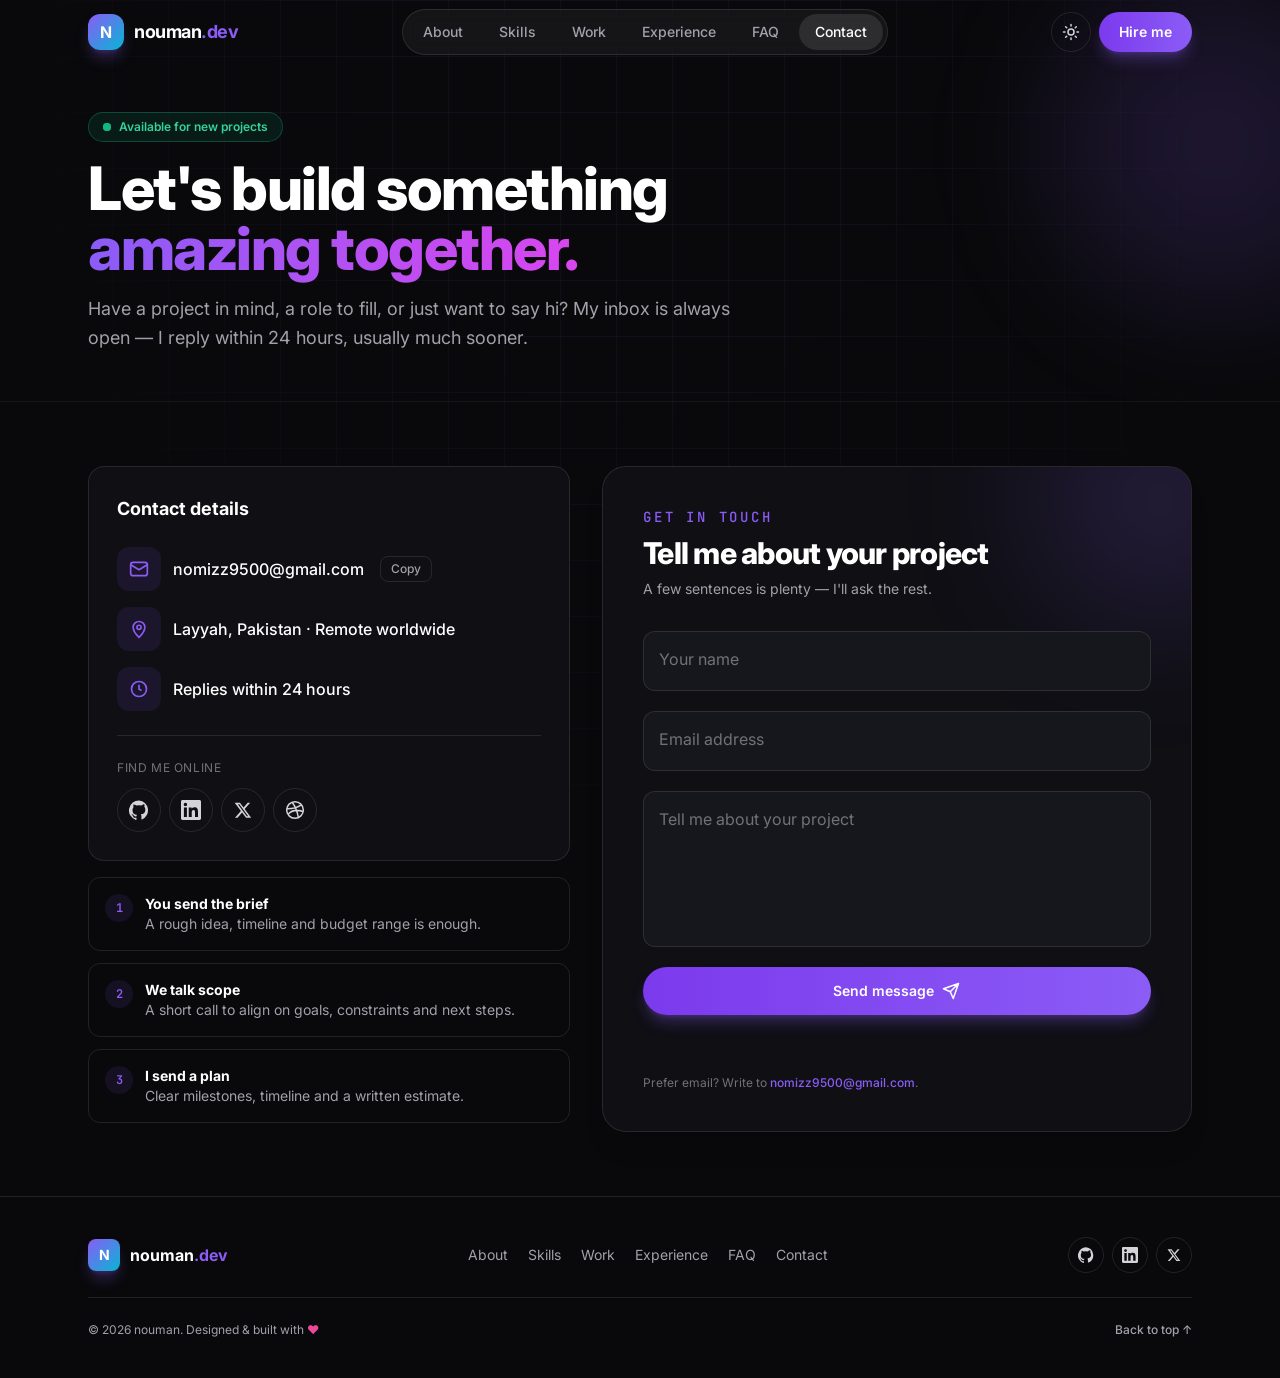
<file: contact.html>
<!doctype html>
<html lang="en" class="dark scroll-smooth">
<head>
  <meta charset="utf-8" />
  <meta name="viewport" content="width=device-width, initial-scale=1" />
  <title>Contact — nouman</title>
  <meta name="description" content="Get in touch with nouman about frontend work, collaborations or a quick hello." />
  <meta property="og:title" content="Contact — nouman" />
  <meta property="og:description" content="Have a project in mind? Let's build something amazing together." />
  <meta property="og:type" content="website" />
  <meta name="theme-color" content="#09090b" />
  <link rel="icon" href="data:image/svg+xml,<svg xmlns='http://www.w3.org/2000/svg' viewBox='0 0 64 64'><defs><linearGradient id='g' x1='0' y1='0' x2='1' y2='1'><stop offset='0' stop-color='%238b5cf6'/><stop offset='1' stop-color='%2306b6d4'/></linearGradient></defs><rect width='64' height='64' rx='16' fill='url(%23g)'/><text x='50%' y='55%' dominant-baseline='middle' text-anchor='middle' font-family='Arial' font-weight='800' font-size='34' fill='white'>N</text></svg>" />

  <!-- Fonts -->
  <link rel="preconnect" href="https://fonts.googleapis.com" />
  <link rel="preconnect" href="https://fonts.gstatic.com" crossorigin />
  <link href="https://fonts.googleapis.com/css2?family=Inter:wght@400;500;600;700;800&family=JetBrains+Mono:wght@400;500&display=swap" rel="stylesheet" />

  <!-- Theme -->
  <script>
    try {
      const t = localStorage.getItem('theme');
      if (t === 'light') document.documentElement.classList.remove('dark');
    } catch (e) {}
  </script>

  <link rel="stylesheet" href="style.css" />
  <noscript><style>.reveal{opacity:1 !important;transform:none !important;filter:none !important}</style></noscript>
</head>

<body id="top" class="bg-white text-zinc-600 dark:bg-ink-950 dark:text-zinc-400 font-sans antialiased selection:bg-brand-500/30 selection:text-white overflow-x-hidden">
  <a href="#main" class="skip-link">Skip to content</a>

  <!-- Background decor -->
  <div class="pointer-events-none fixed inset-0 -z-10 bg-grid [mask-image:radial-gradient(ellipse_at_top,black_30%,transparent_75%)]"></div>
  <div id="cursorGlow" class="pointer-events-none fixed -z-10 hidden h-[500px] w-[500px] -translate-x-1/2 -translate-y-1/2 rounded-full bg-brand-500/10 opacity-0 blur-3xl transition-opacity duration-500 md:block"></div>

  <!-- Scroll progress -->
  <div id="progress" class="fixed left-0 top-0 z-[60] h-0.5 w-0 bg-gradient-to-r from-brand-500 to-cyan-400"></div>

  <!-- ================= NAVBAR ================= -->
  <header id="nav" class="fixed inset-x-0 top-0 z-50 transition-all duration-300">
    <div class="mx-auto flex h-16 max-w-6xl items-center justify-between px-5 sm:px-6">
      <a href="index.html" class="group flex items-center gap-2.5 font-bold text-zinc-900 dark:text-white" aria-label="nouman — home">
        <span class="grid h-9 w-9 place-items-center rounded-xl bg-gradient-to-br from-brand-500 to-cyan-500 text-white shadow-lg shadow-brand-500/30 transition-transform group-hover:rotate-6">N</span>
        <span class="text-lg tracking-tight">nouman<span class="text-brand-500">.dev</span></span>
      </a>

      <nav class="hidden md:block" aria-label="Primary">
        <ul class="flex items-center gap-1 rounded-full border border-zinc-200 bg-white/70 p-1 text-sm font-medium backdrop-blur dark:border-white/10 dark:bg-white/5">
          <li><a href="about.html" class="nav-link">About</a></li>
          <li><a href="skills.html" class="nav-link">Skills</a></li>
          <li><a href="work.html" class="nav-link">Work</a></li>
          <li><a href="experience.html" class="nav-link">Experience</a></li>
          <li><a href="faq.html" class="nav-link">FAQ</a></li>
          <li><a href="contact.html" class="nav-link is-active" aria-current="page">Contact</a></li>
        </ul>
      </nav>

      <div class="flex items-center gap-2">
        <button id="themeToggle" class="grid h-10 w-10 place-items-center rounded-full border border-zinc-200 text-zinc-700 transition hover:border-brand-500 hover:text-brand-500 dark:border-white/10 dark:text-zinc-300" aria-label="Toggle theme" aria-pressed="true">
          <svg class="hidden h-[18px] w-[18px] dark:block" viewBox="0 0 24 24" fill="none" stroke="currentColor" stroke-width="2" stroke-linecap="round"><circle cx="12" cy="12" r="4"/><path d="M12 2v2M12 20v2M4.9 4.9l1.4 1.4M17.7 17.7l1.4 1.4M2 12h2M20 12h2M4.9 19.1l1.4-1.4M17.7 6.3l1.4-1.4"/></svg>
          <svg class="h-[18px] w-[18px] dark:hidden" viewBox="0 0 24 24" fill="none" stroke="currentColor" stroke-width="2" stroke-linecap="round"><path d="M21 12.8A9 9 0 1 1 11.2 3a7 7 0 0 0 9.8 9.8z"/></svg>
        </button>
        <a href="#form" class="btn-primary hidden !px-5 !py-2.5 sm:inline-flex md:hidden lg:inline-flex">Hire me</a>
        <button id="menuBtn" class="grid h-10 w-10 place-items-center rounded-full border border-zinc-200 text-zinc-700 md:hidden dark:border-white/10 dark:text-zinc-300" aria-label="Open menu" aria-expanded="false" aria-controls="mobileMenu">
          <svg class="h-5 w-5" viewBox="0 0 24 24" fill="none" stroke="currentColor" stroke-width="2" stroke-linecap="round"><path id="menuIcon" d="M4 7h16M4 17h16"/></svg>
        </button>
      </div>
    </div>

    <!-- Mobile menu -->
    <div id="mobileMenu" class="pointer-events-none mx-4 -translate-y-2 rounded-2xl border border-zinc-200 bg-white/95 p-2 opacity-0 shadow-xl backdrop-blur transition-all duration-300 md:hidden dark:border-white/10 dark:bg-ink-900/95">
      <a href="about.html" class="mobile-link">About</a>
      <a href="skills.html" class="mobile-link">Skills</a>
      <a href="work.html" class="mobile-link">Work</a>
      <a href="experience.html" class="mobile-link">Experience</a>
      <a href="faq.html" class="mobile-link">FAQ</a>
      <a href="contact.html" class="mobile-link is-active" aria-current="page">Contact</a>
    </div>
  </header>

  <main id="main">
    <!-- ================= PAGE HERO ================= -->
    <section class="page-hero">
      <div class="pointer-events-none absolute -right-24 -top-10 h-80 w-80 rounded-full bg-brand-500/15 blur-3xl" data-parallax="0.08"></div>
      <div class="mx-auto max-w-6xl px-5 sm:px-6">
        <span class="reveal inline-flex items-center gap-2 rounded-full border border-emerald-500/30 bg-emerald-500/10 px-3.5 py-1.5 text-xs font-semibold text-emerald-600 dark:text-emerald-400">
          <span class="relative flex h-2 w-2"><span class="absolute inline-flex h-full w-full animate-ping rounded-full bg-emerald-400 opacity-75"></span><span class="relative inline-flex h-2 w-2 rounded-full bg-emerald-500"></span></span>
          Available for new projects
        </span>
        <h1 class="page-hero-title reveal mt-4 max-w-3xl">Let's build something<br class="hidden sm:block" /> <span class="text-gradient-animated">amazing together.</span></h1>
        <p class="reveal mt-4 max-w-2xl text-lg leading-relaxed">
          Have a project in mind, a role to fill, or just want to say hi? My inbox is always open — I reply within 24 hours,
          usually much sooner.
        </p>
      </div>
    </section>

    <!-- ================= CONTACT ================= -->
    <section id="form" class="section">
      <div class="mx-auto max-w-6xl px-5 sm:px-6">
        <div class="grid gap-8 lg:grid-cols-[0.9fr_1.1fr]">
          <!-- Details -->
          <div>
            <div class="reveal card p-7" data-reveal="left">
              <h2 class="text-lg font-bold text-zinc-900 dark:text-white">Contact details</h2>
              <ul class="mt-6 space-y-4">
                <li class="flex items-center gap-3">
                  <span class="grid h-11 w-11 shrink-0 place-items-center rounded-xl bg-brand-500/10 text-brand-500"><svg class="h-5 w-5" viewBox="0 0 24 24" fill="none" stroke="currentColor" stroke-width="2"><rect x="2" y="4" width="20" height="16" rx="3"/><path d="M2 7l10 6 10-6"/></svg></span>
                  <a href="mailto:nomizz9500@gmail.com" class="font-medium text-zinc-900 hover:text-brand-500 dark:text-white">nomizz9500@gmail.com</a>
                  <button data-copy="nomizz9500@gmail.com" class="ml-1 rounded-lg border border-zinc-200 px-2.5 py-1 text-xs font-medium transition hover:border-brand-500 hover:text-brand-500 dark:border-white/10">Copy</button>
                </li>
                <li class="flex items-center gap-3">
                  <span class="grid h-11 w-11 shrink-0 place-items-center rounded-xl bg-brand-500/10 text-brand-500"><svg class="h-5 w-5" viewBox="0 0 24 24" fill="none" stroke="currentColor" stroke-width="2"><path d="M12 22s7-6.3 7-12a7 7 0 1 0-14 0c0 5.7 7 12 7 12z"/><circle cx="12" cy="10" r="2.5"/></svg></span>
                  <span class="font-medium text-zinc-900 dark:text-white">Layyah, Pakistan · Remote worldwide</span>
                </li>
                <li class="flex items-center gap-3">
                  <span class="grid h-11 w-11 shrink-0 place-items-center rounded-xl bg-brand-500/10 text-brand-500"><svg class="h-5 w-5" viewBox="0 0 24 24" fill="none" stroke="currentColor" stroke-width="2"><circle cx="12" cy="12" r="9"/><path d="M12 7v5l3 2"/></svg></span>
                  <span class="font-medium text-zinc-900 dark:text-white">Replies within 24 hours</span>
                </li>
              </ul>

              <div class="mt-6 border-t border-zinc-200 pt-6 dark:border-white/10">
                <p class="mb-3 text-xs uppercase tracking-wider text-zinc-500">Find me online</p>
                <div class="flex items-center gap-2">
                  <a href="https://github.com/nomizzking/" target="_blank" rel="noopener" aria-label="GitHub" class="social"><svg class="h-5 w-5" viewBox="0 0 24 24" fill="currentColor"><path d="M12 .5a12 12 0 0 0-3.8 23.4c.6.1.8-.3.8-.6v-2c-3.3.7-4-1.6-4-1.6-.6-1.4-1.4-1.8-1.4-1.8-1-.7.1-.7.1-.7 1.2.1 1.8 1.2 1.8 1.2 1 1.8 2.8 1.3 3.5 1 .1-.8.4-1.3.7-1.6-2.7-.3-5.5-1.3-5.5-5.9 0-1.3.5-2.4 1.2-3.2-.1-.3-.5-1.5.1-3.2 0 0 1-.3 3.3 1.2a11.5 11.5 0 0 1 6 0C17.3 4.6 18.3 5 18.3 5c.6 1.7.2 2.9.1 3.2.8.8 1.2 1.9 1.2 3.2 0 4.6-2.8 5.6-5.5 5.9.4.4.8 1.1.8 2.2v3.3c0 .3.2.7.8.6A12 12 0 0 0 12 .5z"/></svg></a>
                  <a href="https://linkedin.com/" target="_blank" rel="noopener" aria-label="LinkedIn" class="social"><svg class="h-5 w-5" viewBox="0 0 24 24" fill="currentColor"><path d="M20.4 20.5h-3.6v-5.6c0-1.3 0-3-1.8-3s-2.1 1.4-2.1 2.9v5.7H9.3V9h3.4v1.6c.5-.9 1.6-1.8 3.4-1.8 3.6 0 4.3 2.4 4.3 5.5v6.2zM5.3 7.4a2.1 2.1 0 1 1 0-4.2 2.1 2.1 0 0 1 0 4.2zM7.1 20.5H3.5V9h3.6v11.5zM22.2 0H1.8C.8 0 0 .8 0 1.7v20.6c0 .9.8 1.7 1.8 1.7h20.4c1 0 1.8-.8 1.8-1.7V1.7C24 .8 23.2 0 22.2 0z"/></svg></a>
                  <a href="https://x.com/" target="_blank" rel="noopener" aria-label="X (Twitter)" class="social"><svg class="h-[18px] w-[18px]" viewBox="0 0 24 24" fill="currentColor"><path d="M18.2 2.3h3.4l-7.4 8.4 8.7 11.5h-6.8l-5.3-7-6.1 7H1.3l7.9-9L.9 2.3h7l4.8 6.4 5.5-6.4zm-1.2 17.9h1.9L7.1 4.2H5.1L17 20.2z"/></svg></a>
                  <a href="https://dribbble.com/" target="_blank" rel="noopener" aria-label="Dribbble" class="social"><svg class="h-5 w-5" viewBox="0 0 24 24" fill="none" stroke="currentColor" stroke-width="1.8"><circle cx="12" cy="12" r="10"/><path d="M8.6 2.7c3.6 4.8 6.4 11.4 7.4 18.6M2.1 10.6c5.6.2 11.6-.9 17-4.4M3.6 17.3c3.8-4.6 10.5-6 18.2-3.5"/></svg></a>
                </div>
              </div>
            </div>

            <ol class="reveal mt-4 space-y-3" data-reveal="left">
              <li class="flex items-start gap-3 rounded-xl border border-zinc-200 p-4 text-sm dark:border-white/10">
                <span class="grid h-7 w-7 shrink-0 place-items-center rounded-full bg-brand-500/10 font-mono text-xs font-semibold text-brand-500">1</span>
                <span><strong class="block text-zinc-900 dark:text-white">You send the brief</strong>A rough idea, timeline and budget range is enough.</span>
              </li>
              <li class="flex items-start gap-3 rounded-xl border border-zinc-200 p-4 text-sm dark:border-white/10">
                <span class="grid h-7 w-7 shrink-0 place-items-center rounded-full bg-brand-500/10 font-mono text-xs font-semibold text-brand-500">2</span>
                <span><strong class="block text-zinc-900 dark:text-white">We talk scope</strong>A short call to align on goals, constraints and next steps.</span>
              </li>
              <li class="flex items-start gap-3 rounded-xl border border-zinc-200 p-4 text-sm dark:border-white/10">
                <span class="grid h-7 w-7 shrink-0 place-items-center rounded-full bg-brand-500/10 font-mono text-xs font-semibold text-brand-500">3</span>
                <span><strong class="block text-zinc-900 dark:text-white">I send a plan</strong>Clear milestones, timeline and a written estimate.</span>
              </li>
            </ol>
          </div>

          <!-- Form -->
          <div class="reveal relative min-w-0 overflow-hidden rounded-3xl border border-zinc-200 bg-white p-7 shadow-xl sm:p-10 dark:border-white/10 dark:bg-ink-900" data-reveal="right">
            <div class="pointer-events-none absolute -right-24 -top-24 h-64 w-64 rounded-full bg-brand-500/15 blur-3xl"></div>
            <div class="relative">
              <p class="eyebrow">Get in touch</p>
              <h2 class="text-2xl font-extrabold tracking-tight text-zinc-900 sm:text-3xl dark:text-white">Tell me about your project</h2>
              <p class="mt-2 text-sm">A few sentences is plenty — I'll ask the rest.</p>

              <form id="contactForm" class="mt-8 space-y-5" novalidate>
                <div class="field">
                  <input id="name" name="name" type="text" placeholder=" " required autocomplete="name" />
                  <label for="name">Your name</label>
                </div>
                <div class="field">
                  <input id="email" name="email" type="email" placeholder=" " required autocomplete="email" />
                  <label for="email">Email address</label>
                </div>
                <div class="field">
                  <textarea id="message" name="message" rows="5" placeholder=" " required></textarea>
                  <label for="message">Tell me about your project</label>
                </div>
                <button type="submit" class="btn-primary group w-full justify-center">
                  <span>Send message</span>
                  <svg class="h-[18px] w-[18px] transition-transform group-hover:-translate-y-0.5 group-hover:translate-x-0.5" viewBox="0 0 24 24" fill="none" stroke="currentColor" stroke-width="2" stroke-linecap="round" stroke-linejoin="round"><path d="M22 2L11 13M22 2l-7 20-4-9-9-4 20-7z"/></svg>
                </button>
                <p id="formStatus" class="min-h-[1.25rem] text-sm" role="status" aria-live="polite"></p>
                <p class="text-xs text-zinc-500">Prefer email? Write to <a href="mailto:nomizz9500@gmail.com" class="font-medium text-brand-500 hover:underline">nomizz9500@gmail.com</a>.</p>
              </form>
            </div>
          </div>
        </div>
      </div>
    </section>

  </main>

  <!-- ================= FOOTER ================= -->
  <footer class="border-t border-zinc-200 py-10 dark:border-white/10">
    <div class="mx-auto max-w-6xl px-5 sm:px-6">
      <div class="flex flex-col items-center justify-between gap-6 sm:flex-row">
        <a href="index.html" class="group flex items-center gap-2.5 font-bold text-zinc-900 dark:text-white">
          <span class="grid h-8 w-8 place-items-center rounded-lg bg-gradient-to-br from-brand-500 to-cyan-500 text-sm text-white shadow-lg shadow-brand-500/30 transition-transform group-hover:rotate-6">N</span>
          <span>nouman<span class="text-brand-500">.dev</span></span>
        </a>
        <nav aria-label="Footer" class="flex flex-wrap justify-center gap-x-5 gap-y-2 text-sm">
          <a href="about.html" class="underline-grow transition hover:text-brand-500">About</a>
          <a href="skills.html" class="underline-grow transition hover:text-brand-500">Skills</a>
          <a href="work.html" class="underline-grow transition hover:text-brand-500">Work</a>
          <a href="experience.html" class="underline-grow transition hover:text-brand-500">Experience</a>
          <a href="faq.html" class="underline-grow transition hover:text-brand-500">FAQ</a>
          <a href="contact.html" class="underline-grow transition hover:text-brand-500" aria-current="page">Contact</a>
        </nav>
        <div class="flex items-center gap-2">
          <a href="https://github.com/nomizzking/" target="_blank" rel="noopener" aria-label="GitHub" class="grid h-9 w-9 place-items-center rounded-full border border-zinc-200 text-zinc-600 transition hover:-translate-y-0.5 hover:border-brand-500 hover:text-brand-500 dark:border-white/10 dark:text-zinc-300"><svg class="h-4 w-4" viewBox="0 0 24 24" fill="currentColor"><path d="M12 .5a12 12 0 0 0-3.8 23.4c.6.1.8-.3.8-.6v-2c-3.3.7-4-1.6-4-1.6-.6-1.4-1.4-1.8-1.4-1.8-1-.7.1-.7.1-.7 1.2.1 1.8 1.2 1.8 1.2 1 1.8 2.8 1.3 3.5 1 .1-.8.4-1.3.7-1.6-2.7-.3-5.5-1.3-5.5-5.9 0-1.3.5-2.4 1.2-3.2-.1-.3-.5-1.5.1-3.2 0 0 1-.3 3.3 1.2a11.5 11.5 0 0 1 6 0C17.3 4.6 18.3 5 18.3 5c.6 1.7.2 2.9.1 3.2.8.8 1.2 1.9 1.2 3.2 0 4.6-2.8 5.6-5.5 5.9.4.4.8 1.1.8 2.2v3.3c0 .3.2.7.8.6A12 12 0 0 0 12 .5z"/></svg></a>
          <a href="https://linkedin.com/" target="_blank" rel="noopener" aria-label="LinkedIn" class="grid h-9 w-9 place-items-center rounded-full border border-zinc-200 text-zinc-600 transition hover:-translate-y-0.5 hover:border-brand-500 hover:text-brand-500 dark:border-white/10 dark:text-zinc-300"><svg class="h-4 w-4" viewBox="0 0 24 24" fill="currentColor"><path d="M20.4 20.5h-3.6v-5.6c0-1.3 0-3-1.8-3s-2.1 1.4-2.1 2.9v5.7H9.3V9h3.4v1.6c.5-.9 1.6-1.8 3.4-1.8 3.6 0 4.3 2.4 4.3 5.5v6.2zM5.3 7.4a2.1 2.1 0 1 1 0-4.2 2.1 2.1 0 0 1 0 4.2zM7.1 20.5H3.5V9h3.6v11.5zM22.2 0H1.8C.8 0 0 .8 0 1.7v20.6c0 .9.8 1.7 1.8 1.7h20.4c1 0 1.8-.8 1.8-1.7V1.7C24 .8 23.2 0 22.2 0z"/></svg></a>
          <a href="https://x.com/" target="_blank" rel="noopener" aria-label="X (Twitter)" class="grid h-9 w-9 place-items-center rounded-full border border-zinc-200 text-zinc-600 transition hover:-translate-y-0.5 hover:border-brand-500 hover:text-brand-500 dark:border-white/10 dark:text-zinc-300"><svg class="h-[14px] w-[14px]" viewBox="0 0 24 24" fill="currentColor"><path d="M18.2 2.3h3.4l-7.4 8.4 8.7 11.5h-6.8l-5.3-7-6.1 7H1.3l7.9-9L.9 2.3h7l4.8 6.4 5.5-6.4zm-1.2 17.9h1.9L7.1 4.2H5.1L17 20.2z"/></svg></a>
        </div>
      </div>
      <div class="mt-6 flex flex-col items-center justify-between gap-2 border-t border-zinc-200 pt-6 text-xs sm:flex-row dark:border-white/10">
        <p>© <span id="year"></span> nouman. Designed &amp; built with <span class="text-pink-500">♥</span></p>
        <a href="#top" class="font-medium transition hover:text-brand-500">Back to top ↑</a>
      </div>
    </div>
  </footer>

  <!-- Back-to-top + toast -->
  <a href="#top" id="toTop" class="pointer-events-none fixed bottom-6 right-6 z-40 grid h-12 w-12 translate-y-4 place-items-center rounded-full bg-gradient-to-br from-brand-500 to-cyan-500 text-white opacity-0 shadow-lg shadow-brand-500/30 transition-all duration-300" aria-label="Back to top">
    <svg class="h-5 w-5" viewBox="0 0 24 24" fill="none" stroke="currentColor" stroke-width="2.5" stroke-linecap="round" stroke-linejoin="round"><path d="M12 19V5M5 12l7-7 7 7"/></svg>
  </a>
  <div id="toast" class="pointer-events-none fixed bottom-6 left-1/2 z-50 -translate-x-1/2 translate-y-6 rounded-xl bg-zinc-900 px-5 py-3 text-sm font-medium text-white opacity-0 shadow-xl transition-all duration-300 dark:bg-white dark:text-zinc-900" role="status" aria-live="polite"></div>

  <script src="script.js"></script>
</body>
</html>
</file>
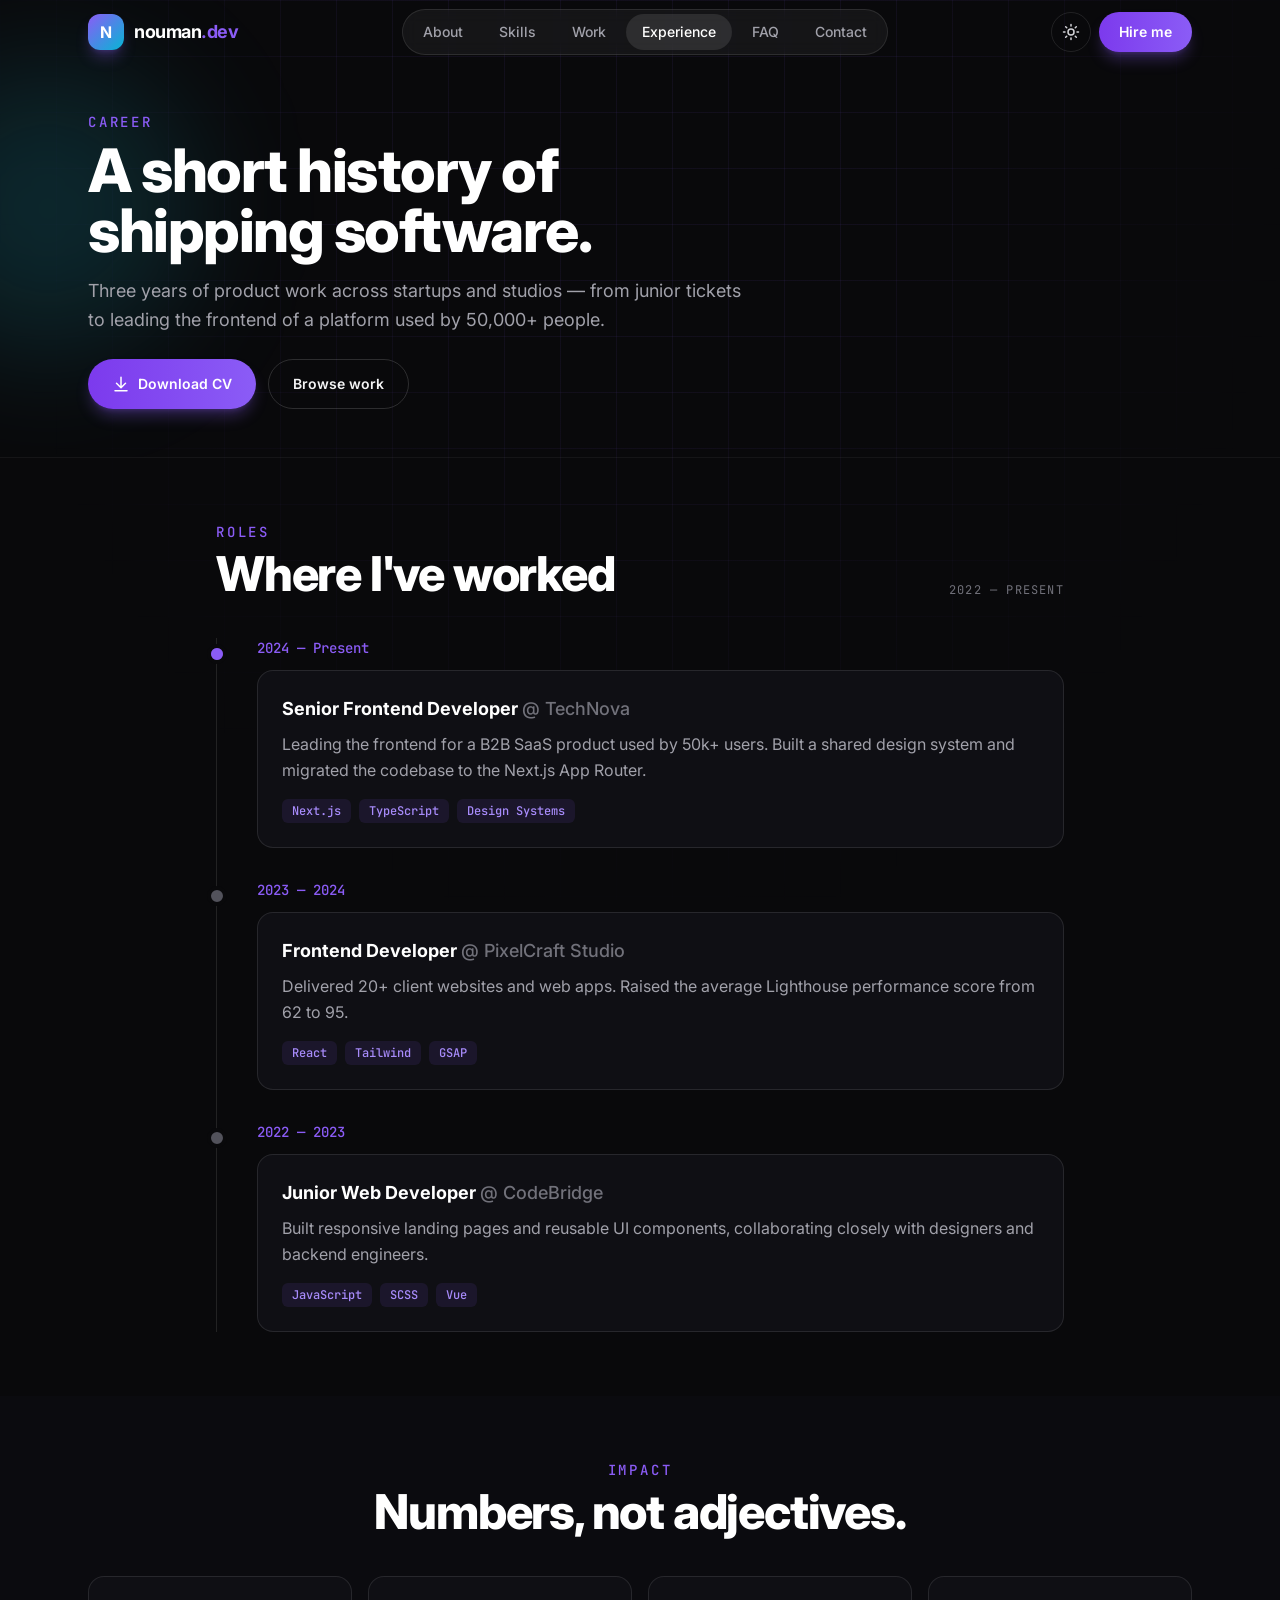
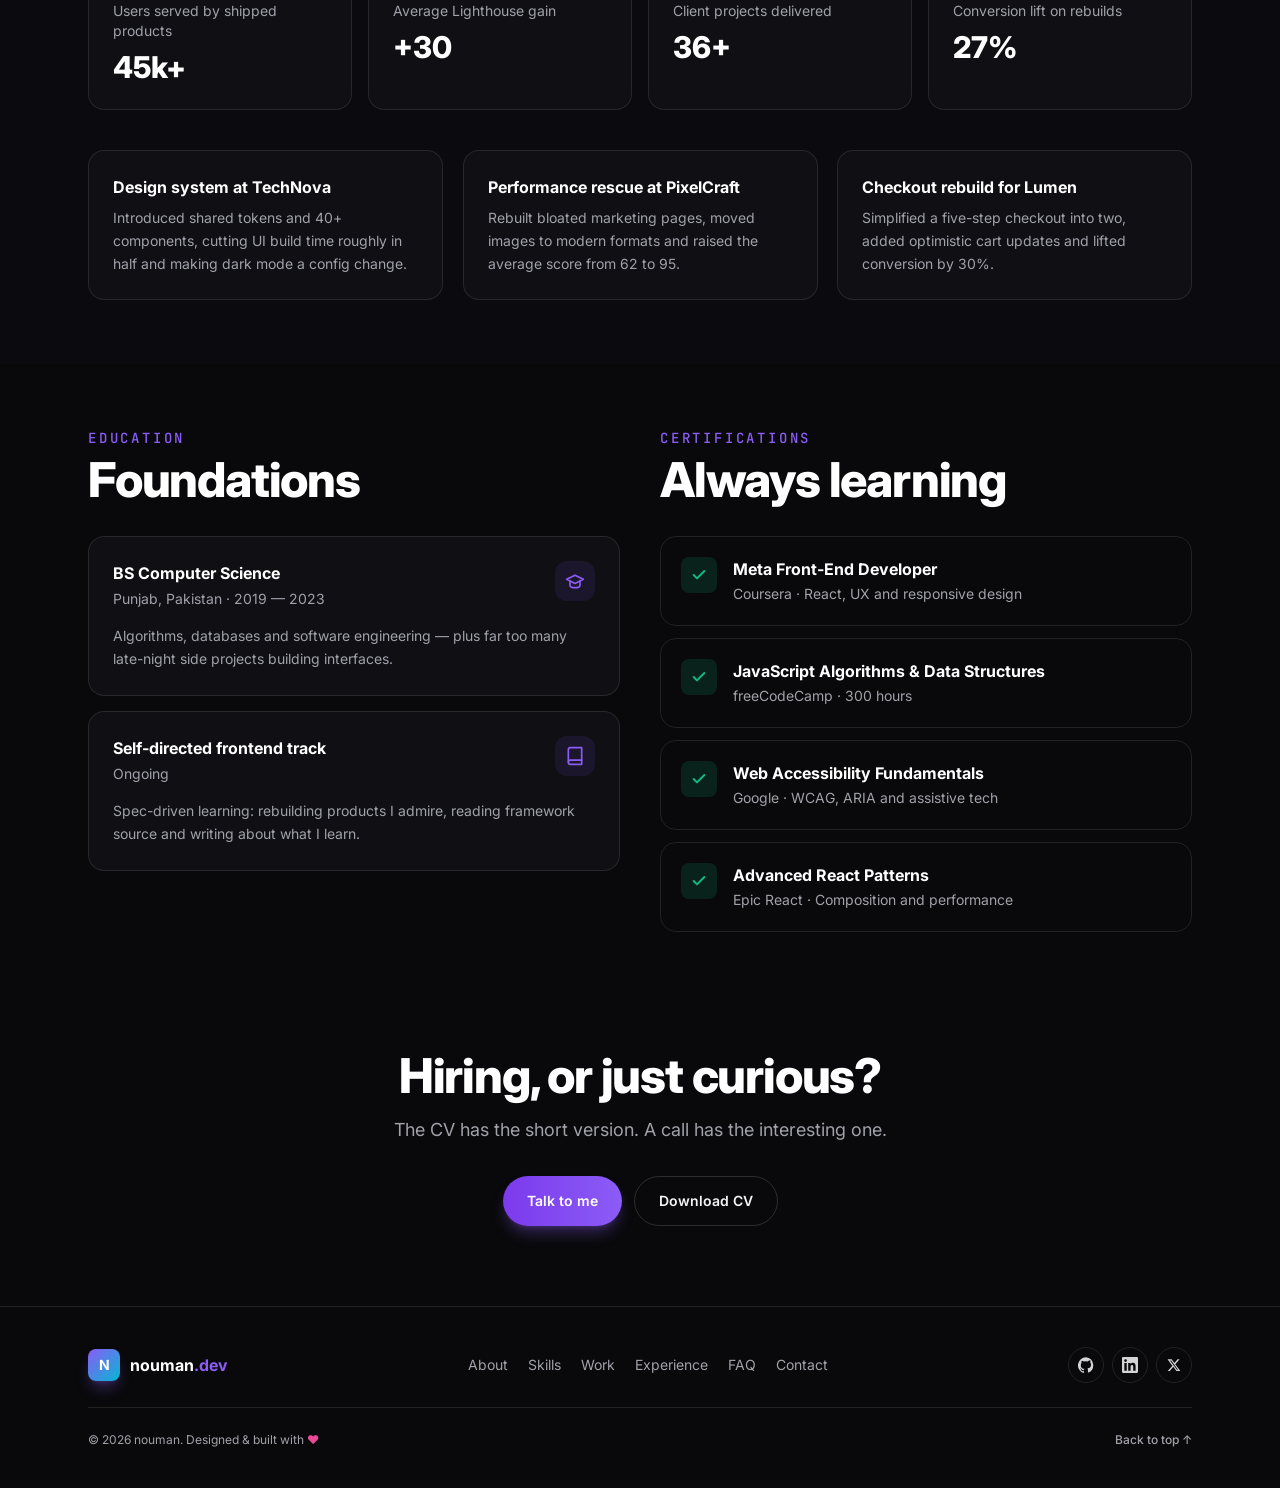
<file: experience.html>
<!doctype html>
<html lang="en" class="dark scroll-smooth">
<head>
  <meta charset="utf-8" />
  <meta name="viewport" content="width=device-width, initial-scale=1" />
  <title>Experience — nouman</title>
  <meta name="description" content="The career timeline of nouman — senior frontend developer working across SaaS, agency and product teams." />
  <meta property="og:title" content="Experience — nouman" />
  <meta property="og:description" content="Career timeline, education and certifications." />
  <meta property="og:type" content="website" />
  <meta name="theme-color" content="#09090b" />
  <link rel="icon" href="data:image/svg+xml,<svg xmlns='http://www.w3.org/2000/svg' viewBox='0 0 64 64'><defs><linearGradient id='g' x1='0' y1='0' x2='1' y2='1'><stop offset='0' stop-color='%238b5cf6'/><stop offset='1' stop-color='%2306b6d4'/></linearGradient></defs><rect width='64' height='64' rx='16' fill='url(%23g)'/><text x='50%' y='55%' dominant-baseline='middle' text-anchor='middle' font-family='Arial' font-weight='800' font-size='34' fill='white'>N</text></svg>" />

  <!-- Fonts -->
  <link rel="preconnect" href="https://fonts.googleapis.com" />
  <link rel="preconnect" href="https://fonts.gstatic.com" crossorigin />
  <link href="https://fonts.googleapis.com/css2?family=Inter:wght@400;500;600;700;800&family=JetBrains+Mono:wght@400;500&display=swap" rel="stylesheet" />

  <!-- Theme -->
  <script>
    try {
      const t = localStorage.getItem('theme');
      if (t === 'light') document.documentElement.classList.remove('dark');
    } catch (e) {}
  </script>

  <link rel="stylesheet" href="style.css" />
  <noscript><style>.reveal{opacity:1 !important;transform:none !important;filter:none !important}</style></noscript>
</head>

<body id="top" class="bg-white text-zinc-600 dark:bg-ink-950 dark:text-zinc-400 font-sans antialiased selection:bg-brand-500/30 selection:text-white overflow-x-hidden">
  <a href="#main" class="skip-link">Skip to content</a>

  <!-- Background decor -->
  <div class="pointer-events-none fixed inset-0 -z-10 bg-grid [mask-image:radial-gradient(ellipse_at_top,black_30%,transparent_75%)]"></div>
  <div id="cursorGlow" class="pointer-events-none fixed -z-10 hidden h-[500px] w-[500px] -translate-x-1/2 -translate-y-1/2 rounded-full bg-brand-500/10 opacity-0 blur-3xl transition-opacity duration-500 md:block"></div>

  <!-- Scroll progress -->
  <div id="progress" class="fixed left-0 top-0 z-[60] h-0.5 w-0 bg-gradient-to-r from-brand-500 to-cyan-400"></div>

  <!-- ================= NAVBAR ================= -->
  <header id="nav" class="fixed inset-x-0 top-0 z-50 transition-all duration-300">
    <div class="mx-auto flex h-16 max-w-6xl items-center justify-between px-5 sm:px-6">
      <a href="index.html" class="group flex items-center gap-2.5 font-bold text-zinc-900 dark:text-white" aria-label="nouman — home">
        <span class="grid h-9 w-9 place-items-center rounded-xl bg-gradient-to-br from-brand-500 to-cyan-500 text-white shadow-lg shadow-brand-500/30 transition-transform group-hover:rotate-6">N</span>
        <span class="text-lg tracking-tight">nouman<span class="text-brand-500">.dev</span></span>
      </a>

      <nav class="hidden md:block" aria-label="Primary">
        <ul class="flex items-center gap-1 rounded-full border border-zinc-200 bg-white/70 p-1 text-sm font-medium backdrop-blur dark:border-white/10 dark:bg-white/5">
          <li><a href="about.html" class="nav-link">About</a></li>
          <li><a href="skills.html" class="nav-link">Skills</a></li>
          <li><a href="work.html" class="nav-link">Work</a></li>
          <li><a href="experience.html" class="nav-link is-active" aria-current="page">Experience</a></li>
          <li><a href="faq.html" class="nav-link">FAQ</a></li>
          <li><a href="contact.html" class="nav-link">Contact</a></li>
        </ul>
      </nav>

      <div class="flex items-center gap-2">
        <button id="themeToggle" class="grid h-10 w-10 place-items-center rounded-full border border-zinc-200 text-zinc-700 transition hover:border-brand-500 hover:text-brand-500 dark:border-white/10 dark:text-zinc-300" aria-label="Toggle theme" aria-pressed="true">
          <svg class="hidden h-[18px] w-[18px] dark:block" viewBox="0 0 24 24" fill="none" stroke="currentColor" stroke-width="2" stroke-linecap="round"><circle cx="12" cy="12" r="4"/><path d="M12 2v2M12 20v2M4.9 4.9l1.4 1.4M17.7 17.7l1.4 1.4M2 12h2M20 12h2M4.9 19.1l1.4-1.4M17.7 6.3l1.4-1.4"/></svg>
          <svg class="h-[18px] w-[18px] dark:hidden" viewBox="0 0 24 24" fill="none" stroke="currentColor" stroke-width="2" stroke-linecap="round"><path d="M21 12.8A9 9 0 1 1 11.2 3a7 7 0 0 0 9.8 9.8z"/></svg>
        </button>
        <a href="contact.html" class="btn-primary hidden !px-5 !py-2.5 sm:inline-flex md:hidden lg:inline-flex">Hire me</a>
        <button id="menuBtn" class="grid h-10 w-10 place-items-center rounded-full border border-zinc-200 text-zinc-700 md:hidden dark:border-white/10 dark:text-zinc-300" aria-label="Open menu" aria-expanded="false" aria-controls="mobileMenu">
          <svg class="h-5 w-5" viewBox="0 0 24 24" fill="none" stroke="currentColor" stroke-width="2" stroke-linecap="round"><path id="menuIcon" d="M4 7h16M4 17h16"/></svg>
        </button>
      </div>
    </div>

    <!-- Mobile menu -->
    <div id="mobileMenu" class="pointer-events-none mx-4 -translate-y-2 rounded-2xl border border-zinc-200 bg-white/95 p-2 opacity-0 shadow-xl backdrop-blur transition-all duration-300 md:hidden dark:border-white/10 dark:bg-ink-900/95">
      <a href="about.html" class="mobile-link">About</a>
      <a href="skills.html" class="mobile-link">Skills</a>
      <a href="work.html" class="mobile-link">Work</a>
      <a href="experience.html" class="mobile-link is-active" aria-current="page">Experience</a>
      <a href="faq.html" class="mobile-link">FAQ</a>
      <a href="contact.html" class="mobile-link">Contact</a>
    </div>
  </header>

  <main id="main">
    <!-- ================= PAGE HERO ================= -->
    <section class="page-hero">
      <div class="pointer-events-none absolute -left-24 top-10 h-72 w-72 rounded-full bg-cyan-400/15 blur-3xl" data-parallax="0.1"></div>
      <div class="mx-auto max-w-6xl px-5 sm:px-6">
        <p class="eyebrow reveal">Career</p>
        <h1 class="page-hero-title reveal max-w-3xl">A short history of<br class="hidden sm:block" /> shipping software.</h1>
        <p class="reveal mt-4 max-w-2xl text-lg leading-relaxed">
          Three years of product work across startups and studios — from junior tickets to leading the frontend of a
          platform used by 50,000+ people.
        </p>
        <div class="reveal mt-6 flex flex-wrap gap-3">
          <a href="Muhammad Nouman CV.pdf" class="btn-primary" download>
            <svg class="h-[18px] w-[18px]" viewBox="0 0 24 24" fill="none" stroke="currentColor" stroke-width="2" stroke-linecap="round" stroke-linejoin="round"><path d="M12 3v12M6 11l6 6 6-6M4 21h16"/></svg>
            Download CV
          </a>
          <a href="work.html" class="btn-ghost">Browse work</a>
        </div>
      </div>
    </section>

    <!-- ================= TIMELINE ================= -->
    <section class="section">
      <div class="mx-auto max-w-4xl px-5 sm:px-6">
        <div class="flex flex-col gap-3 sm:flex-row sm:items-end sm:justify-between">
          <div>
            <p class="eyebrow reveal">Roles</p>
            <h2 class="section-title reveal">Where I've worked</h2>
          </div>
          <p class="reveal font-mono text-xs uppercase tracking-widest text-zinc-500">2022 — Present</p>
        </div>

        <ol id="timeline" class="relative mt-10 space-y-8 border-l border-zinc-200 pl-8 sm:pl-10 dark:border-white/10"></ol>
      </div>
    </section>

    <!-- ================= HIGHLIGHTS ================= -->
    <section class="section section-alt">
      <div class="mx-auto max-w-6xl px-5 sm:px-6">
        <div class="mx-auto max-w-2xl text-center">
          <p class="eyebrow reveal">Impact</p>
          <h2 class="section-title reveal">Numbers, not adjectives.</h2>
        </div>

        <dl class="mt-10 grid gap-4 sm:grid-cols-2 lg:grid-cols-4">
          <div class="reveal spotlight card p-6" data-reveal="scale">
            <dt class="text-sm">Users served by shipped products</dt>
            <dd class="mt-2 text-3xl font-extrabold text-zinc-900 dark:text-white"><span data-count="50">0</span>k+</dd>
          </div>
          <div class="reveal spotlight card p-6" data-reveal="scale">
            <dt class="text-sm">Average Lighthouse gain</dt>
            <dd class="mt-2 text-3xl font-extrabold text-zinc-900 dark:text-white">+<span data-count="33">0</span></dd>
          </div>
          <div class="reveal spotlight card p-6" data-reveal="scale">
            <dt class="text-sm">Client projects delivered</dt>
            <dd class="mt-2 text-3xl font-extrabold text-zinc-900 dark:text-white"><span data-count="40">0</span>+</dd>
          </div>
          <div class="reveal spotlight card p-6" data-reveal="scale">
            <dt class="text-sm">Conversion lift on rebuilds</dt>
            <dd class="mt-2 text-3xl font-extrabold text-zinc-900 dark:text-white"><span data-count="30">0</span>%</dd>
          </div>
        </dl>

        <div class="mt-10 grid gap-5 md:grid-cols-3">
          <article class="reveal card p-6">
            <h3 class="font-bold text-zinc-900 dark:text-white">Design system at TechNova</h3>
            <p class="mt-2 text-sm leading-relaxed">Introduced shared tokens and 40+ components, cutting UI build time roughly in half and making dark mode a config change.</p>
          </article>
          <article class="reveal card p-6">
            <h3 class="font-bold text-zinc-900 dark:text-white">Performance rescue at PixelCraft</h3>
            <p class="mt-2 text-sm leading-relaxed">Rebuilt bloated marketing pages, moved images to modern formats and raised the average score from 62 to 95.</p>
          </article>
          <article class="reveal card p-6">
            <h3 class="font-bold text-zinc-900 dark:text-white">Checkout rebuild for Lumen</h3>
            <p class="mt-2 text-sm leading-relaxed">Simplified a five-step checkout into two, added optimistic cart updates and lifted conversion by 30%.</p>
          </article>
        </div>
      </div>
    </section>

    <!-- ================= EDUCATION + CERTS ================= -->
    <section class="section">
      <div class="mx-auto grid max-w-6xl gap-10 px-5 sm:px-6 lg:grid-cols-2">
        <div>
          <p class="eyebrow reveal">Education</p>
          <h2 class="section-title reveal">Foundations</h2>
          <div class="reveal card mt-8 p-6" data-reveal="left">
            <div class="flex items-start justify-between gap-4">
              <div>
                <h3 class="font-bold text-zinc-900 dark:text-white">BS Computer Science</h3>
                <p class="mt-1 text-sm">Punjab, Pakistan · 2019 — 2023</p>
              </div>
              <span class="grid h-10 w-10 shrink-0 place-items-center rounded-xl bg-brand-500/10 text-brand-500"><svg class="h-5 w-5" viewBox="0 0 24 24" fill="none" stroke="currentColor" stroke-width="2" stroke-linecap="round" stroke-linejoin="round"><path d="M22 10L12 5 2 10l10 5 10-5z"/><path d="M6 12v5c0 1.7 2.7 3 6 3s6-1.3 6-3v-5"/></svg></span>
            </div>
            <p class="mt-4 text-sm leading-relaxed">Algorithms, databases and software engineering — plus far too many late-night side projects building interfaces.</p>
          </div>

          <div class="reveal card mt-4 p-6" data-reveal="left">
            <div class="flex items-start justify-between gap-4">
              <div>
                <h3 class="font-bold text-zinc-900 dark:text-white">Self-directed frontend track</h3>
                <p class="mt-1 text-sm">Ongoing</p>
              </div>
              <span class="grid h-10 w-10 shrink-0 place-items-center rounded-xl bg-brand-500/10 text-brand-500"><svg class="h-5 w-5" viewBox="0 0 24 24" fill="none" stroke="currentColor" stroke-width="2" stroke-linecap="round" stroke-linejoin="round"><path d="M4 19.5A2.5 2.5 0 0 1 6.5 17H20"/><path d="M6.5 2H20v20H6.5A2.5 2.5 0 0 1 4 19.5v-15A2.5 2.5 0 0 1 6.5 2z"/></svg></span>
            </div>
            <p class="mt-4 text-sm leading-relaxed">Spec-driven learning: rebuilding products I admire, reading framework source and writing about what I learn.</p>
          </div>
        </div>

        <div>
          <p class="eyebrow reveal">Certifications</p>
          <h2 class="section-title reveal">Always learning</h2>
          <ul class="mt-8 space-y-3">
            <li class="reveal flex items-start gap-4 rounded-2xl border border-zinc-200 p-5 dark:border-white/10" data-reveal="right">
              <span class="grid h-9 w-9 shrink-0 place-items-center rounded-lg bg-emerald-500/15 text-emerald-500"><svg class="h-4 w-4" viewBox="0 0 24 24" fill="none" stroke="currentColor" stroke-width="3" stroke-linecap="round" stroke-linejoin="round"><path d="M20 6L9 17l-5-5"/></svg></span>
              <span><strong class="block text-zinc-900 dark:text-white">Meta Front-End Developer</strong><span class="text-sm">Coursera · React, UX and responsive design</span></span>
            </li>
            <li class="reveal flex items-start gap-4 rounded-2xl border border-zinc-200 p-5 dark:border-white/10" data-reveal="right">
              <span class="grid h-9 w-9 shrink-0 place-items-center rounded-lg bg-emerald-500/15 text-emerald-500"><svg class="h-4 w-4" viewBox="0 0 24 24" fill="none" stroke="currentColor" stroke-width="3" stroke-linecap="round" stroke-linejoin="round"><path d="M20 6L9 17l-5-5"/></svg></span>
              <span><strong class="block text-zinc-900 dark:text-white">JavaScript Algorithms &amp; Data Structures</strong><span class="text-sm">freeCodeCamp · 300 hours</span></span>
            </li>
            <li class="reveal flex items-start gap-4 rounded-2xl border border-zinc-200 p-5 dark:border-white/10" data-reveal="right">
              <span class="grid h-9 w-9 shrink-0 place-items-center rounded-lg bg-emerald-500/15 text-emerald-500"><svg class="h-4 w-4" viewBox="0 0 24 24" fill="none" stroke="currentColor" stroke-width="3" stroke-linecap="round" stroke-linejoin="round"><path d="M20 6L9 17l-5-5"/></svg></span>
              <span><strong class="block text-zinc-900 dark:text-white">Web Accessibility Fundamentals</strong><span class="text-sm">Google · WCAG, ARIA and assistive tech</span></span>
            </li>
            <li class="reveal flex items-start gap-4 rounded-2xl border border-zinc-200 p-5 dark:border-white/10" data-reveal="right">
              <span class="grid h-9 w-9 shrink-0 place-items-center rounded-lg bg-emerald-500/15 text-emerald-500"><svg class="h-4 w-4" viewBox="0 0 24 24" fill="none" stroke="currentColor" stroke-width="3" stroke-linecap="round" stroke-linejoin="round"><path d="M20 6L9 17l-5-5"/></svg></span>
              <span><strong class="block text-zinc-900 dark:text-white">Advanced React Patterns</strong><span class="text-sm">Epic React · Composition and performance</span></span>
            </li>
          </ul>
        </div>
      </div>
    </section>

    <!-- ================= CTA ================= -->
    <section class="section-cta">
      <div class="mx-auto max-w-3xl px-5 text-center sm:px-6">
        <h2 class="section-title reveal">Hiring, or just curious?</h2>
        <p class="reveal mt-4 text-lg">The CV has the short version. A call has the interesting one.</p>
        <div class="reveal mt-8 flex flex-wrap justify-center gap-3">
          <a href="contact.html" class="btn-primary">Talk to me</a>
          <a href="Muhammad Nouman CV.pdf" class="btn-ghost" download>Download CV</a>
        </div>
      </div>
    </section>
  </main>

  <!-- ================= FOOTER ================= -->
  <footer class="border-t border-zinc-200 py-10 dark:border-white/10">
    <div class="mx-auto max-w-6xl px-5 sm:px-6">
      <div class="flex flex-col items-center justify-between gap-6 sm:flex-row">
        <a href="index.html" class="group flex items-center gap-2.5 font-bold text-zinc-900 dark:text-white">
          <span class="grid h-8 w-8 place-items-center rounded-lg bg-gradient-to-br from-brand-500 to-cyan-500 text-sm text-white shadow-lg shadow-brand-500/30 transition-transform group-hover:rotate-6">N</span>
          <span>nouman<span class="text-brand-500">.dev</span></span>
        </a>
        <nav aria-label="Footer" class="flex flex-wrap justify-center gap-x-5 gap-y-2 text-sm">
          <a href="about.html" class="underline-grow transition hover:text-brand-500">About</a>
          <a href="skills.html" class="underline-grow transition hover:text-brand-500">Skills</a>
          <a href="work.html" class="underline-grow transition hover:text-brand-500">Work</a>
          <a href="experience.html" class="underline-grow transition hover:text-brand-500" aria-current="page">Experience</a>
          <a href="faq.html" class="underline-grow transition hover:text-brand-500">FAQ</a>
          <a href="contact.html" class="underline-grow transition hover:text-brand-500">Contact</a>
        </nav>
        <div class="flex items-center gap-2">
          <a href="https://github.com/nomizzking/" target="_blank" rel="noopener" aria-label="GitHub" class="grid h-9 w-9 place-items-center rounded-full border border-zinc-200 text-zinc-600 transition hover:-translate-y-0.5 hover:border-brand-500 hover:text-brand-500 dark:border-white/10 dark:text-zinc-300"><svg class="h-4 w-4" viewBox="0 0 24 24" fill="currentColor"><path d="M12 .5a12 12 0 0 0-3.8 23.4c.6.1.8-.3.8-.6v-2c-3.3.7-4-1.6-4-1.6-.6-1.4-1.4-1.8-1.4-1.8-1-.7.1-.7.1-.7 1.2.1 1.8 1.2 1.8 1.2 1 1.8 2.8 1.3 3.5 1 .1-.8.4-1.3.7-1.6-2.7-.3-5.5-1.3-5.5-5.9 0-1.3.5-2.4 1.2-3.2-.1-.3-.5-1.5.1-3.2 0 0 1-.3 3.3 1.2a11.5 11.5 0 0 1 6 0C17.3 4.6 18.3 5 18.3 5c.6 1.7.2 2.9.1 3.2.8.8 1.2 1.9 1.2 3.2 0 4.6-2.8 5.6-5.5 5.9.4.4.8 1.1.8 2.2v3.3c0 .3.2.7.8.6A12 12 0 0 0 12 .5z"/></svg></a>
          <a href="https://linkedin.com/" target="_blank" rel="noopener" aria-label="LinkedIn" class="grid h-9 w-9 place-items-center rounded-full border border-zinc-200 text-zinc-600 transition hover:-translate-y-0.5 hover:border-brand-500 hover:text-brand-500 dark:border-white/10 dark:text-zinc-300"><svg class="h-4 w-4" viewBox="0 0 24 24" fill="currentColor"><path d="M20.4 20.5h-3.6v-5.6c0-1.3 0-3-1.8-3s-2.1 1.4-2.1 2.9v5.7H9.3V9h3.4v1.6c.5-.9 1.6-1.8 3.4-1.8 3.6 0 4.3 2.4 4.3 5.5v6.2zM5.3 7.4a2.1 2.1 0 1 1 0-4.2 2.1 2.1 0 0 1 0 4.2zM7.1 20.5H3.5V9h3.6v11.5zM22.2 0H1.8C.8 0 0 .8 0 1.7v20.6c0 .9.8 1.7 1.8 1.7h20.4c1 0 1.8-.8 1.8-1.7V1.7C24 .8 23.2 0 22.2 0z"/></svg></a>
          <a href="https://x.com/" target="_blank" rel="noopener" aria-label="X (Twitter)" class="grid h-9 w-9 place-items-center rounded-full border border-zinc-200 text-zinc-600 transition hover:-translate-y-0.5 hover:border-brand-500 hover:text-brand-500 dark:border-white/10 dark:text-zinc-300"><svg class="h-[14px] w-[14px]" viewBox="0 0 24 24" fill="currentColor"><path d="M18.2 2.3h3.4l-7.4 8.4 8.7 11.5h-6.8l-5.3-7-6.1 7H1.3l7.9-9L.9 2.3h7l4.8 6.4 5.5-6.4zm-1.2 17.9h1.9L7.1 4.2H5.1L17 20.2z"/></svg></a>
        </div>
      </div>
      <div class="mt-6 flex flex-col items-center justify-between gap-2 border-t border-zinc-200 pt-6 text-xs sm:flex-row dark:border-white/10">
        <p>© <span id="year"></span> nouman. Designed &amp; built with <span class="text-pink-500">♥</span></p>
        <a href="#top" class="font-medium transition hover:text-brand-500">Back to top ↑</a>
      </div>
    </div>
  </footer>

  <!-- Back-to-top + toast -->
  <a href="#top" id="toTop" class="pointer-events-none fixed bottom-6 right-6 z-40 grid h-12 w-12 translate-y-4 place-items-center rounded-full bg-gradient-to-br from-brand-500 to-cyan-500 text-white opacity-0 shadow-lg shadow-brand-500/30 transition-all duration-300" aria-label="Back to top">
    <svg class="h-5 w-5" viewBox="0 0 24 24" fill="none" stroke="currentColor" stroke-width="2.5" stroke-linecap="round" stroke-linejoin="round"><path d="M12 19V5M5 12l7-7 7 7"/></svg>
  </a>
  <div id="toast" class="pointer-events-none fixed bottom-6 left-1/2 z-50 -translate-x-1/2 translate-y-6 rounded-xl bg-zinc-900 px-5 py-3 text-sm font-medium text-white opacity-0 shadow-xl transition-all duration-300 dark:bg-white dark:text-zinc-900" role="status" aria-live="polite"></div>

  <script src="script.js"></script>
</body>
</html>
</file>
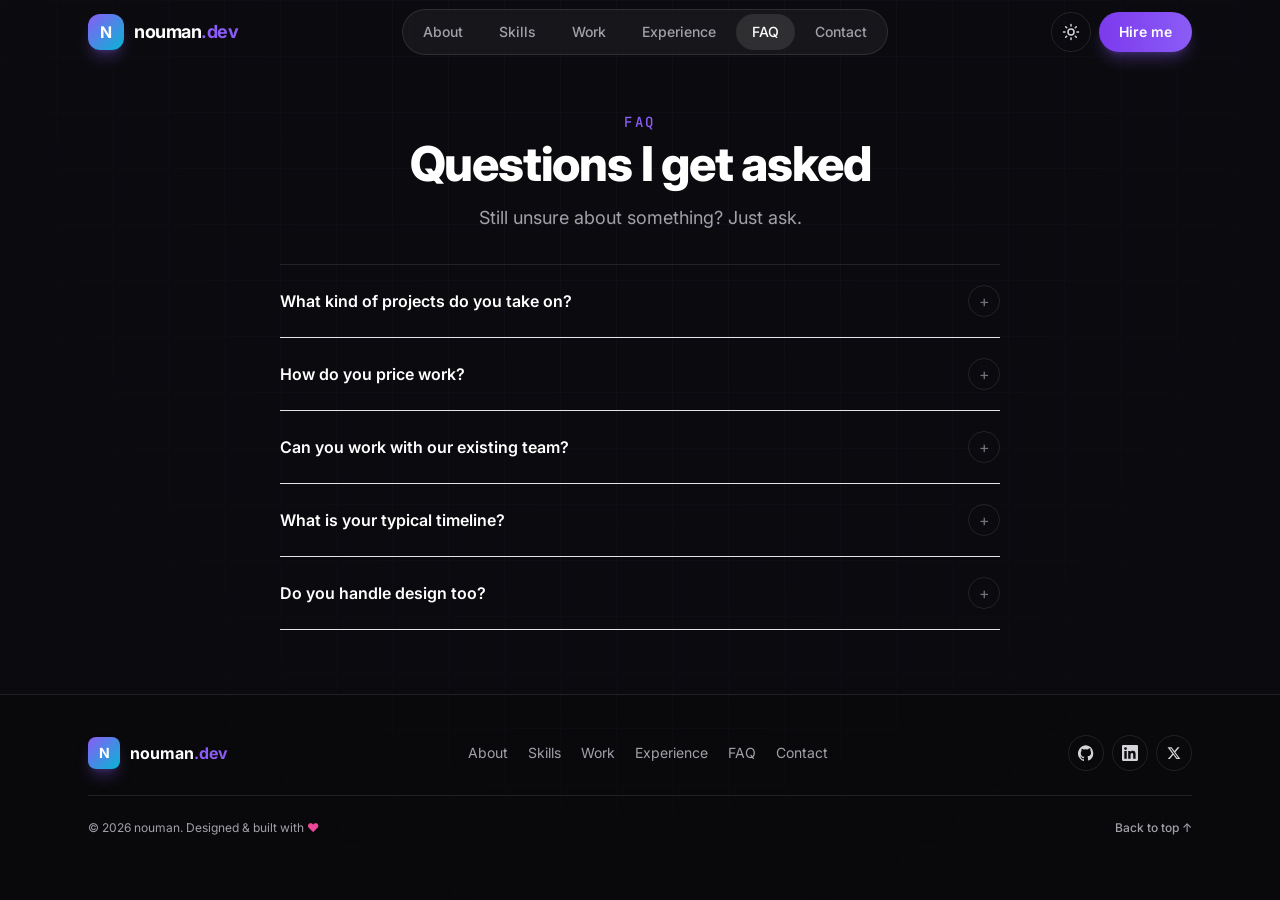
<file: faq.html>
<!doctype html>
<html lang="en" class="dark scroll-smooth">
<head>
  <meta charset="utf-8" />
  <meta name="viewport" content="width=device-width, initial-scale=1" />
  <title>FAQ — nouman</title>
  <meta name="description" content="Answers to common questions about working with nouman — project types, pricing, timelines, design and collaboration." />
  <meta property="og:title" content="FAQ — nouman" />
  <meta property="og:description" content="Common questions about projects, pricing, timelines and working together." />
  <meta property="og:type" content="website" />
  <meta name="theme-color" content="#09090b" />
  <link rel="icon" href="data:image/svg+xml,<svg xmlns='http://www.w3.org/2000/svg' viewBox='0 0 64 64'><defs><linearGradient id='g' x1='0' y1='0' x2='1' y2='1'><stop offset='0' stop-color='%238b5cf6'/><stop offset='1' stop-color='%2306b6d4'/></linearGradient></defs><rect width='64' height='64' rx='16' fill='url(%23g)'/><text x='50%' y='55%' dominant-baseline='middle' text-anchor='middle' font-family='Arial' font-weight='800' font-size='34' fill='white'>N</text></svg>" />

  <!-- Fonts -->
  <link rel="preconnect" href="https://fonts.googleapis.com" />
  <link rel="preconnect" href="https://fonts.gstatic.com" crossorigin />
  <link href="https://fonts.googleapis.com/css2?family=Inter:wght@400;500;600;700;800&family=JetBrains+Mono:wght@400;500&display=swap" rel="stylesheet" />

  <!-- Theme -->
  <script>
    try {
      const t = localStorage.getItem('theme');
      if (t === 'light') document.documentElement.classList.remove('dark');
    } catch (e) {}
  </script>

  <link rel="stylesheet" href="style.css" />
  <noscript><style>.reveal{opacity:1 !important;transform:none !important;filter:none !important}</style></noscript>
</head>

<body id="top" class="bg-white text-zinc-600 dark:bg-ink-950 dark:text-zinc-400 font-sans antialiased selection:bg-brand-500/30 selection:text-white overflow-x-hidden">
  <a href="#main" class="skip-link">Skip to content</a>

  <!-- Background decor -->
  <div class="pointer-events-none fixed inset-0 -z-10 bg-grid [mask-image:radial-gradient(ellipse_at_top,black_30%,transparent_75%)]"></div>
  <div id="cursorGlow" class="pointer-events-none fixed -z-10 hidden h-[500px] w-[500px] -translate-x-1/2 -translate-y-1/2 rounded-full bg-brand-500/10 opacity-0 blur-3xl transition-opacity duration-500 md:block"></div>

  <!-- Scroll progress -->
  <div id="progress" class="fixed left-0 top-0 z-[60] h-0.5 w-0 bg-gradient-to-r from-brand-500 to-cyan-400"></div>

  <!-- ================= NAVBAR ================= -->
  <header id="nav" class="fixed inset-x-0 top-0 z-50 transition-all duration-300">
    <div class="mx-auto flex h-16 max-w-6xl items-center justify-between px-5 sm:px-6">
      <a href="index.html" class="group flex items-center gap-2.5 font-bold text-zinc-900 dark:text-white" aria-label="nouman — home">
        <span class="grid h-9 w-9 place-items-center rounded-xl bg-gradient-to-br from-brand-500 to-cyan-500 text-white shadow-lg shadow-brand-500/30 transition-transform group-hover:rotate-6">N</span>
        <span class="text-lg tracking-tight">nouman<span class="text-brand-500">.dev</span></span>
      </a>

      <nav class="hidden md:block" aria-label="Primary">
        <ul class="flex items-center gap-1 rounded-full border border-zinc-200 bg-white/70 p-1 text-sm font-medium backdrop-blur dark:border-white/10 dark:bg-white/5">
          <li><a href="about.html" class="nav-link">About</a></li>
          <li><a href="skills.html" class="nav-link">Skills</a></li>
          <li><a href="work.html" class="nav-link">Work</a></li>
          <li><a href="experience.html" class="nav-link">Experience</a></li>
          <li><a href="faq.html" class="nav-link is-active" aria-current="page">FAQ</a></li>
          <li><a href="contact.html" class="nav-link">Contact</a></li>
        </ul>
      </nav>

      <div class="flex items-center gap-2">
        <button id="themeToggle" class="grid h-10 w-10 place-items-center rounded-full border border-zinc-200 text-zinc-700 transition hover:border-brand-500 hover:text-brand-500 dark:border-white/10 dark:text-zinc-300" aria-label="Toggle theme" aria-pressed="true">
          <svg class="hidden h-[18px] w-[18px] dark:block" viewBox="0 0 24 24" fill="none" stroke="currentColor" stroke-width="2" stroke-linecap="round"><circle cx="12" cy="12" r="4"/><path d="M12 2v2M12 20v2M4.9 4.9l1.4 1.4M17.7 17.7l1.4 1.4M2 12h2M20 12h2M4.9 19.1l1.4-1.4M17.7 6.3l1.4-1.4"/></svg>
          <svg class="h-[18px] w-[18px] dark:hidden" viewBox="0 0 24 24" fill="none" stroke="currentColor" stroke-width="2" stroke-linecap="round"><path d="M21 12.8A9 9 0 1 1 11.2 3a7 7 0 0 0 9.8 9.8z"/></svg>
        </button>
        <a href="contact.html" class="btn-primary hidden !px-5 !py-2.5 sm:inline-flex md:hidden lg:inline-flex">Hire me</a>
        <button id="menuBtn" class="grid h-10 w-10 place-items-center rounded-full border border-zinc-200 text-zinc-700 md:hidden dark:border-white/10 dark:text-zinc-300" aria-label="Open menu" aria-expanded="false" aria-controls="mobileMenu">
          <svg class="h-5 w-5" viewBox="0 0 24 24" fill="none" stroke="currentColor" stroke-width="2" stroke-linecap="round"><path id="menuIcon" d="M4 7h16M4 17h16"/></svg>
        </button>
      </div>
    </div>

    <!-- Mobile menu -->
    <div id="mobileMenu" class="pointer-events-none mx-4 -translate-y-2 rounded-2xl border border-zinc-200 bg-white/95 p-2 opacity-0 shadow-xl backdrop-blur transition-all duration-300 md:hidden dark:border-white/10 dark:bg-ink-900/95">
      <a href="about.html" class="mobile-link">About</a>
      <a href="skills.html" class="mobile-link">Skills</a>
      <a href="work.html" class="mobile-link">Work</a>
      <a href="experience.html" class="mobile-link">Experience</a>
      <a href="faq.html" class="mobile-link is-active" aria-current="page">FAQ</a>
      <a href="contact.html" class="mobile-link">Contact</a>
    </div>
  </header>

  <main id="main">
    <!-- ================= FAQ ================= -->
    <section class="section section-alt pt-24 sm:pt-28">
      <div class="mx-auto max-w-3xl px-5 sm:px-6">
        <div class="text-center">
          <p class="eyebrow reveal">FAQ</p>
          <h1 class="section-title reveal">Questions I get asked</h1>
          <p class="reveal mt-4 text-lg">Still unsure about something? Just ask.</p>
        </div>

        <div class="reveal mt-8 border-t border-zinc-200 dark:border-white/10">
          <div class="accordion-item">
            <button class="accordion-btn flex w-full items-center justify-between gap-4 py-5 text-left" aria-expanded="false" aria-controls="faq-1" aria-label="Expand answer">
              <span class="font-semibold text-zinc-900 dark:text-white">What kind of projects do you take on?</span>
              <span class="accordion-plus grid h-8 w-8 shrink-0 place-items-center rounded-full border border-zinc-200 text-zinc-500 dark:border-white/10">+</span>
            </button>
            <div id="faq-1" class="accordion-panel">
              <div><p class="pb-5 text-sm leading-relaxed">Mostly marketing sites, SaaS dashboards, e-commerce frontends and design systems. If it is a React or Next.js interface, I'm interested. I also take on short audits and performance rescues.</p></div>
            </div>
          </div>

          <div class="accordion-item">
            <button class="accordion-btn flex w-full items-center justify-between gap-4 py-5 text-left" aria-expanded="false" aria-controls="faq-2" aria-label="Expand answer">
              <span class="font-semibold text-zinc-900 dark:text-white">How do you price work?</span>
              <span class="accordion-plus grid h-8 w-8 shrink-0 place-items-center rounded-full border border-zinc-200 text-zinc-500 dark:border-white/10">+</span>
            </button>
            <div id="faq-2" class="accordion-panel">
              <div><p class="pb-5 text-sm leading-relaxed">Fixed-price for clearly scoped projects, weekly or monthly retainers for ongoing work. You get an itemised estimate before anything starts, and I don't bill surprise extras.</p></div>
            </div>
          </div>

          <div class="accordion-item">
            <button class="accordion-btn flex w-full items-center justify-between gap-4 py-5 text-left" aria-expanded="false" aria-controls="faq-3" aria-label="Expand answer">
              <span class="font-semibold text-zinc-900 dark:text-white">Can you work with our existing team?</span>
              <span class="accordion-plus grid h-8 w-8 shrink-0 place-items-center rounded-full border border-zinc-200 text-zinc-500 dark:border-white/10">+</span>
            </button>
            <div id="faq-3" class="accordion-panel">
              <div><p class="pb-5 text-sm leading-relaxed">Yes. I've embedded with in-house teams using GitHub, Linear and Figma, joining standups and reviews. I'm comfortable working async across time zones and documenting decisions as I go.</p></div>
            </div>
          </div>

          <div class="accordion-item">
            <button class="accordion-btn flex w-full items-center justify-between gap-4 py-5 text-left" aria-expanded="false" aria-controls="faq-4" aria-label="Expand answer">
              <span class="font-semibold text-zinc-900 dark:text-white">What is your typical timeline?</span>
              <span class="accordion-plus grid h-8 w-8 shrink-0 place-items-center rounded-full border border-zinc-200 text-zinc-500 dark:border-white/10">+</span>
            </button>
            <div id="faq-4" class="accordion-panel">
              <div><p class="pb-5 text-sm leading-relaxed">A polished landing page usually takes 1–2 weeks. A multi-page marketing site or dashboard MVP sits around 3–6 weeks depending on scope, integrations and how much content already exists.</p></div>
            </div>
          </div>

          <div class="accordion-item">
            <button class="accordion-btn flex w-full items-center justify-between gap-4 py-5 text-left" aria-expanded="false" aria-controls="faq-5" aria-label="Expand answer">
              <span class="font-semibold text-zinc-900 dark:text-white">Do you handle design too?</span>
              <span class="accordion-plus grid h-8 w-8 shrink-0 place-items-center rounded-full border border-zinc-200 text-zinc-500 dark:border-white/10">+</span>
            </button>
            <div id="faq-5" class="accordion-panel">
              <div><p class="pb-5 text-sm leading-relaxed">I'm strongest when there is a designer, but I can work from rough wireframes or a brand kit and fill the gaps with sensible, accessible defaults. For bigger brands I'll happily collaborate with your designer.</p></div>
            </div>
          </div>
        </div>
      </div>
    </section>
  </main>

  <!-- ================= FOOTER ================= -->
  <footer class="border-t border-zinc-200 py-10 dark:border-white/10">
    <div class="mx-auto max-w-6xl px-5 sm:px-6">
      <div class="flex flex-col items-center justify-between gap-6 sm:flex-row">
        <a href="index.html" class="group flex items-center gap-2.5 font-bold text-zinc-900 dark:text-white">
          <span class="grid h-8 w-8 place-items-center rounded-lg bg-gradient-to-br from-brand-500 to-cyan-500 text-sm text-white shadow-lg shadow-brand-500/30 transition-transform group-hover:rotate-6">N</span>
          <span>nouman<span class="text-brand-500">.dev</span></span>
        </a>
        <nav aria-label="Footer" class="flex flex-wrap justify-center gap-x-5 gap-y-2 text-sm">
          <a href="about.html" class="underline-grow transition hover:text-brand-500">About</a>
          <a href="skills.html" class="underline-grow transition hover:text-brand-500">Skills</a>
          <a href="work.html" class="underline-grow transition hover:text-brand-500">Work</a>
          <a href="experience.html" class="underline-grow transition hover:text-brand-500">Experience</a>
          <a href="faq.html" class="underline-grow transition hover:text-brand-500" aria-current="page">FAQ</a>
          <a href="contact.html" class="underline-grow transition hover:text-brand-500">Contact</a>
        </nav>
        <div class="flex items-center gap-2">
          <a href="https://github.com/nomizzking/" target="_blank" rel="noopener" aria-label="GitHub" class="grid h-9 w-9 place-items-center rounded-full border border-zinc-200 text-zinc-600 transition hover:-translate-y-0.5 hover:border-brand-500 hover:text-brand-500 dark:border-white/10 dark:text-zinc-300"><svg class="h-4 w-4" viewBox="0 0 24 24" fill="currentColor"><path d="M12 .5a12 12 0 0 0-3.8 23.4c.6.1.8-.3.8-.6v-2c-3.3.7-4-1.6-4-1.6-.6-1.4-1.4-1.8-1.4-1.8-1-.7.1-.7.1-.7 1.2.1 1.8 1.2 1.8 1.2 1 1.8 2.8 1.3 3.5 1 .1-.8.4-1.3.7-1.6-2.7-.3-5.5-1.3-5.5-5.9 0-1.3.5-2.4 1.2-3.2-.1-.3-.5-1.5.1-3.2 0 0 1-.3 3.3 1.2a11.5 11.5 0 0 1 6 0C17.3 4.6 18.3 5 18.3 5c.6 1.7.2 2.9.1 3.2.8.8 1.2 1.9 1.2 3.2 0 4.6-2.8 5.6-5.5 5.9.4.4.8 1.1.8 2.2v3.3c0 .3.2.7.8.6A12 12 0 0 0 12 .5z"/></svg></a>
          <a href="https://linkedin.com/" target="_blank" rel="noopener" aria-label="LinkedIn" class="grid h-9 w-9 place-items-center rounded-full border border-zinc-200 text-zinc-600 transition hover:-translate-y-0.5 hover:border-brand-500 hover:text-brand-500 dark:border-white/10 dark:text-zinc-300"><svg class="h-4 w-4" viewBox="0 0 24 24" fill="currentColor"><path d="M20.4 20.5h-3.6v-5.6c0-1.3 0-3-1.8-3s-2.1 1.4-2.1 2.9v5.7H9.3V9h3.4v1.6c.5-.9 1.6-1.8 3.4-1.8 3.6 0 4.3 2.4 4.3 5.5v6.2zM5.3 7.4a2.1 2.1 0 1 1 0-4.2 2.1 2.1 0 0 1 0 4.2zM7.1 20.5H3.5V9h3.6v11.5zM22.2 0H1.8C.8 0 0 .8 0 1.7v20.6c0 .9.8 1.7 1.8 1.7h20.4c1 0 1.8-.8 1.8-1.7V1.7C24 .8 23.2 0 22.2 0z"/></svg></a>
          <a href="https://x.com/" target="_blank" rel="noopener" aria-label="X (Twitter)" class="grid h-9 w-9 place-items-center rounded-full border border-zinc-200 text-zinc-600 transition hover:-translate-y-0.5 hover:border-brand-500 hover:text-brand-500 dark:border-white/10 dark:text-zinc-300"><svg class="h-[14px] w-[14px]" viewBox="0 0 24 24" fill="currentColor"><path d="M18.2 2.3h3.4l-7.4 8.4 8.7 11.5h-6.8l-5.3-7-6.1 7H1.3l7.9-9L.9 2.3h7l4.8 6.4 5.5-6.4zm-1.2 17.9h1.9L7.1 4.2H5.1L17 20.2z"/></svg></a>
        </div>
      </div>
      <div class="mt-6 flex flex-col items-center justify-between gap-2 border-t border-zinc-200 pt-6 text-xs sm:flex-row dark:border-white/10">
        <p>© <span id="year"></span> nouman. Designed &amp; built with <span class="text-pink-500">♥</span></p>
        <a href="#top" class="font-medium transition hover:text-brand-500">Back to top ↑</a>
      </div>
    </div>
  </footer>

  <!-- Back-to-top + toast -->
  <a href="#top" id="toTop" class="pointer-events-none fixed bottom-6 right-6 z-40 grid h-12 w-12 translate-y-4 place-items-center rounded-full bg-gradient-to-br from-brand-500 to-cyan-500 text-white opacity-0 shadow-lg shadow-brand-500/30 transition-all duration-300" aria-label="Back to top">
    <svg class="h-5 w-5" viewBox="0 0 24 24" fill="none" stroke="currentColor" stroke-width="2.5" stroke-linecap="round" stroke-linejoin="round"><path d="M12 19V5M5 12l7-7 7 7"/></svg>
  </a>
  <div id="toast" class="pointer-events-none fixed bottom-6 left-1/2 z-50 -translate-x-1/2 translate-y-6 rounded-xl bg-zinc-900 px-5 py-3 text-sm font-medium text-white opacity-0 shadow-xl transition-all duration-300 dark:bg-white dark:text-zinc-900" role="status" aria-live="polite"></div>

  <script src="script.js"></script>
</body>
</html>
</file>
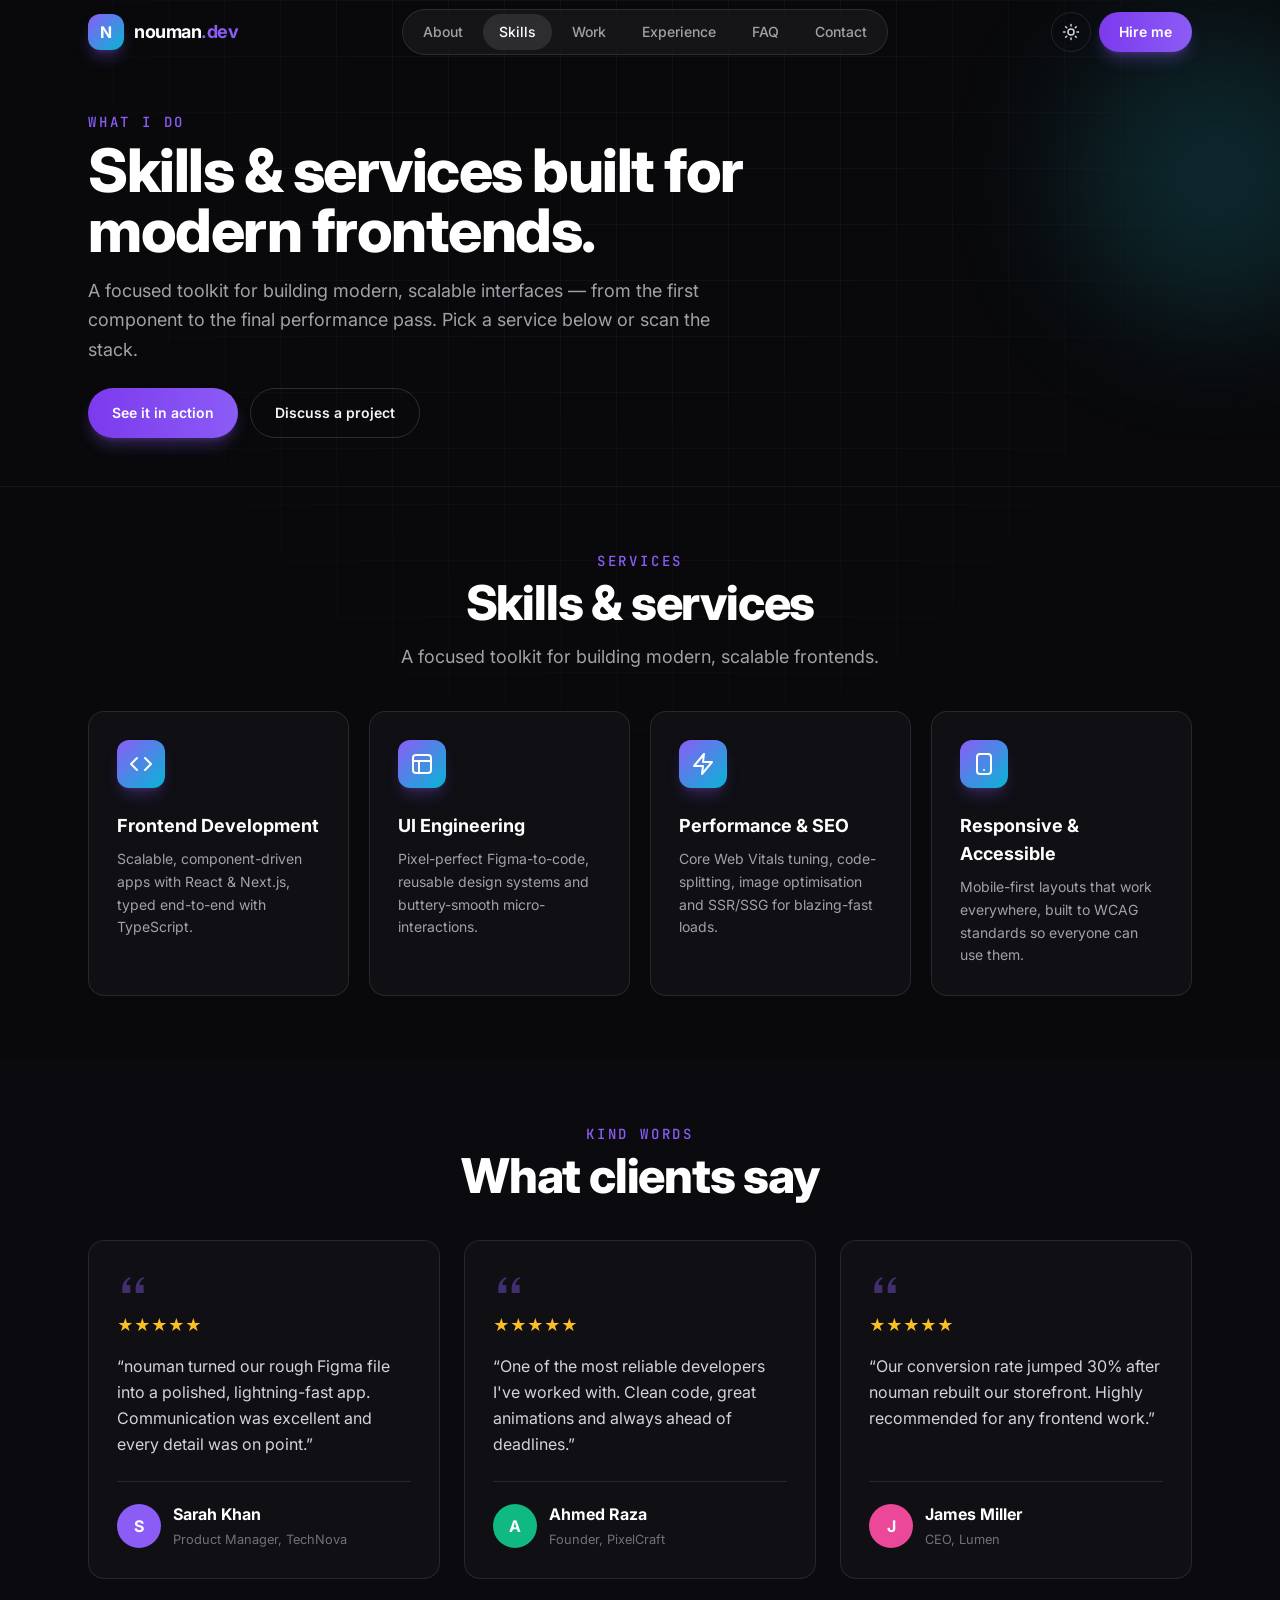
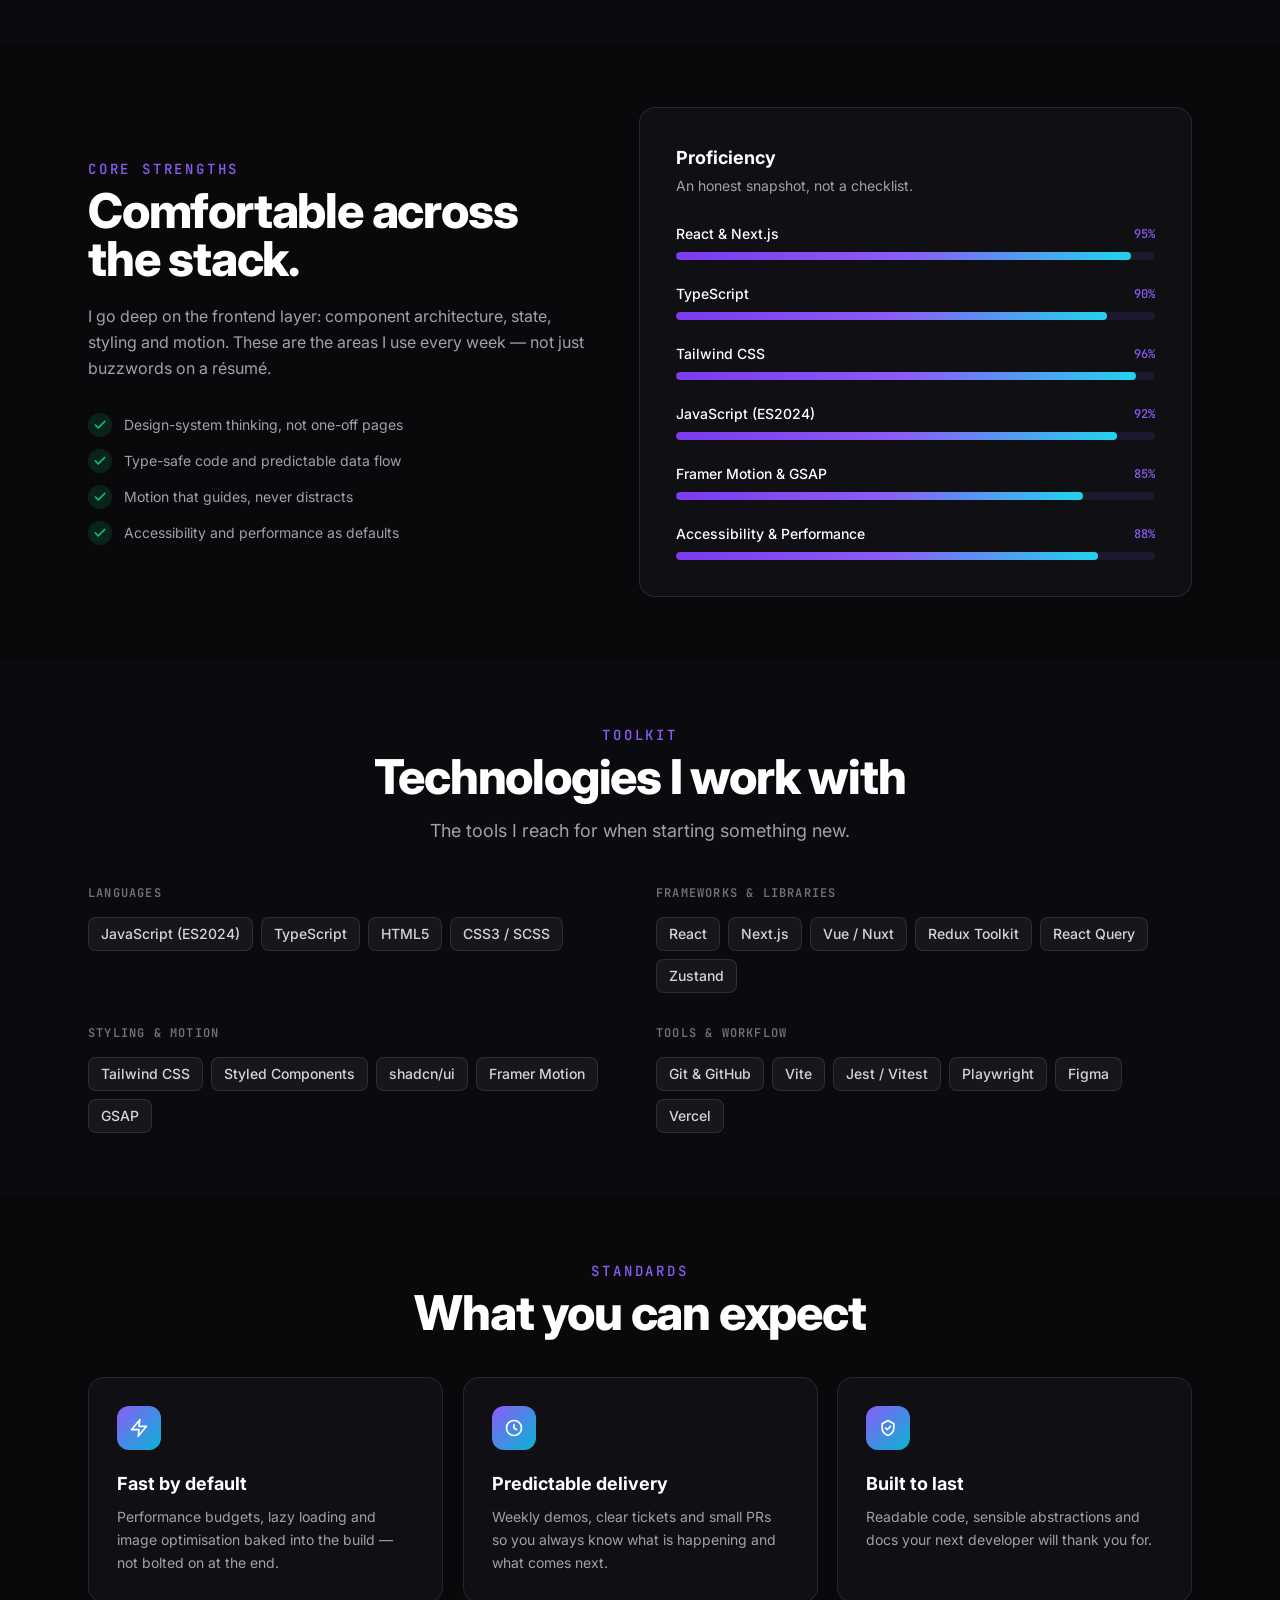
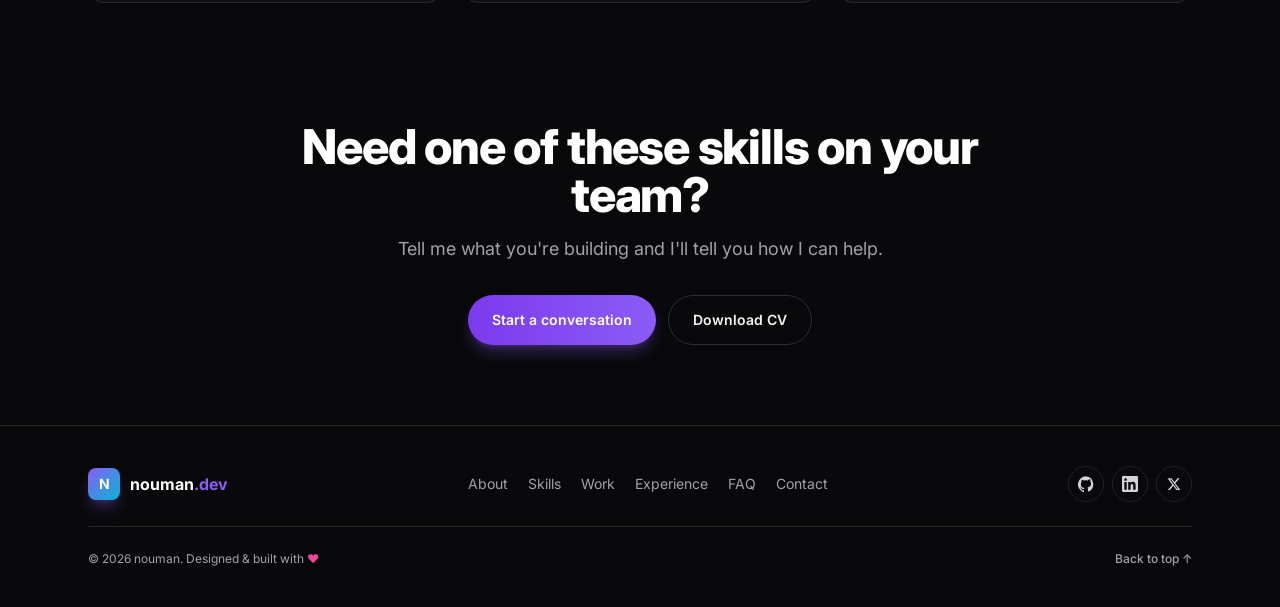
<file: skills.html>
<!doctype html>
<html lang="en" class="dark scroll-smooth">
<head>
  <meta charset="utf-8" />
  <meta name="viewport" content="width=device-width, initial-scale=1" />
  <title>Skills — nouman</title>
  <meta name="description" content="The toolkit of nouman — React, Next.js, TypeScript, Tailwind CSS, design systems, motion and performance engineering." />
  <meta property="og:title" content="Skills — nouman" />
  <meta property="og:description" content="A focused toolkit for building modern, scalable frontends." />
  <meta property="og:type" content="website" />
  <meta name="theme-color" content="#09090b" />
  <link rel="icon" href="data:image/svg+xml,<svg xmlns='http://www.w3.org/2000/svg' viewBox='0 0 64 64'><defs><linearGradient id='g' x1='0' y1='0' x2='1' y2='1'><stop offset='0' stop-color='%238b5cf6'/><stop offset='1' stop-color='%2306b6d4'/></linearGradient></defs><rect width='64' height='64' rx='16' fill='url(%23g)'/><text x='50%' y='55%' dominant-baseline='middle' text-anchor='middle' font-family='Arial' font-weight='800' font-size='34' fill='white'>N</text></svg>" />

  <!-- Fonts -->
  <link rel="preconnect" href="https://fonts.googleapis.com" />
  <link rel="preconnect" href="https://fonts.gstatic.com" crossorigin />
  <link href="https://fonts.googleapis.com/css2?family=Inter:wght@400;500;600;700;800&family=JetBrains+Mono:wght@400;500&display=swap" rel="stylesheet" />

  <!-- Theme -->
  <script>
    try {
      const t = localStorage.getItem('theme');
      if (t === 'light') document.documentElement.classList.remove('dark');
    } catch (e) {}
  </script>

  <link rel="stylesheet" href="style.css" />
  <noscript><style>.reveal{opacity:1 !important;transform:none !important;filter:none !important}</style></noscript>
</head>

<body id="top" class="bg-white text-zinc-600 dark:bg-ink-950 dark:text-zinc-400 font-sans antialiased selection:bg-brand-500/30 selection:text-white overflow-x-hidden">
  <a href="#main" class="skip-link">Skip to content</a>

  <!-- Background decor -->
  <div class="pointer-events-none fixed inset-0 -z-10 bg-grid [mask-image:radial-gradient(ellipse_at_top,black_30%,transparent_75%)]"></div>
  <div id="cursorGlow" class="pointer-events-none fixed -z-10 hidden h-[500px] w-[500px] -translate-x-1/2 -translate-y-1/2 rounded-full bg-brand-500/10 opacity-0 blur-3xl transition-opacity duration-500 md:block"></div>

  <!-- Scroll progress -->
  <div id="progress" class="fixed left-0 top-0 z-[60] h-0.5 w-0 bg-gradient-to-r from-brand-500 to-cyan-400"></div>

  <!-- ================= NAVBAR ================= -->
  <header id="nav" class="fixed inset-x-0 top-0 z-50 transition-all duration-300">
    <div class="mx-auto flex h-16 max-w-6xl items-center justify-between px-5 sm:px-6">
      <a href="index.html" class="group flex items-center gap-2.5 font-bold text-zinc-900 dark:text-white" aria-label="nouman — home">
        <span class="grid h-9 w-9 place-items-center rounded-xl bg-gradient-to-br from-brand-500 to-cyan-500 text-white shadow-lg shadow-brand-500/30 transition-transform group-hover:rotate-6">N</span>
        <span class="text-lg tracking-tight">nouman<span class="text-brand-500">.dev</span></span>
      </a>

      <nav class="hidden md:block" aria-label="Primary">
        <ul class="flex items-center gap-1 rounded-full border border-zinc-200 bg-white/70 p-1 text-sm font-medium backdrop-blur dark:border-white/10 dark:bg-white/5">
          <li><a href="about.html" class="nav-link">About</a></li>
          <li><a href="skills.html" class="nav-link is-active" aria-current="page">Skills</a></li>
          <li><a href="work.html" class="nav-link">Work</a></li>
          <li><a href="experience.html" class="nav-link">Experience</a></li>
          <li><a href="faq.html" class="nav-link">FAQ</a></li>
          <li><a href="contact.html" class="nav-link">Contact</a></li>
        </ul>
      </nav>

      <div class="flex items-center gap-2">
        <button id="themeToggle" class="grid h-10 w-10 place-items-center rounded-full border border-zinc-200 text-zinc-700 transition hover:border-brand-500 hover:text-brand-500 dark:border-white/10 dark:text-zinc-300" aria-label="Toggle theme" aria-pressed="true">
          <svg class="hidden h-[18px] w-[18px] dark:block" viewBox="0 0 24 24" fill="none" stroke="currentColor" stroke-width="2" stroke-linecap="round"><circle cx="12" cy="12" r="4"/><path d="M12 2v2M12 20v2M4.9 4.9l1.4 1.4M17.7 17.7l1.4 1.4M2 12h2M20 12h2M4.9 19.1l1.4-1.4M17.7 6.3l1.4-1.4"/></svg>
          <svg class="h-[18px] w-[18px] dark:hidden" viewBox="0 0 24 24" fill="none" stroke="currentColor" stroke-width="2" stroke-linecap="round"><path d="M21 12.8A9 9 0 1 1 11.2 3a7 7 0 0 0 9.8 9.8z"/></svg>
        </button>
        <a href="contact.html" class="btn-primary hidden !px-5 !py-2.5 sm:inline-flex md:hidden lg:inline-flex">Hire me</a>
        <button id="menuBtn" class="grid h-10 w-10 place-items-center rounded-full border border-zinc-200 text-zinc-700 md:hidden dark:border-white/10 dark:text-zinc-300" aria-label="Open menu" aria-expanded="false" aria-controls="mobileMenu">
          <svg class="h-5 w-5" viewBox="0 0 24 24" fill="none" stroke="currentColor" stroke-width="2" stroke-linecap="round"><path id="menuIcon" d="M4 7h16M4 17h16"/></svg>
        </button>
      </div>
    </div>

    <!-- Mobile menu -->
    <div id="mobileMenu" class="pointer-events-none mx-4 -translate-y-2 rounded-2xl border border-zinc-200 bg-white/95 p-2 opacity-0 shadow-xl backdrop-blur transition-all duration-300 md:hidden dark:border-white/10 dark:bg-ink-900/95">
      <a href="about.html" class="mobile-link">About</a>
      <a href="skills.html" class="mobile-link is-active" aria-current="page">Skills</a>
      <a href="work.html" class="mobile-link">Work</a>
      <a href="experience.html" class="mobile-link">Experience</a>
      <a href="faq.html" class="mobile-link">FAQ</a>
      <a href="contact.html" class="mobile-link">Contact</a>
    </div>
  </header>

  <main id="main">
    <!-- ================= PAGE HERO ================= -->
    <section class="page-hero">
      <div class="pointer-events-none absolute -right-20 top-0 h-72 w-72 rounded-full bg-cyan-400/15 blur-3xl" data-parallax="0.1"></div>
      <div class="mx-auto max-w-6xl px-5 sm:px-6">
        <p class="eyebrow reveal">What I do</p>
        <h1 class="page-hero-title reveal max-w-3xl">Skills &amp; services built for<br class="hidden sm:block" /> modern frontends.</h1>
        <p class="reveal mt-4 max-w-2xl text-lg leading-relaxed">
          A focused toolkit for building modern, scalable interfaces — from the first component to the final performance pass.
          Pick a service below or scan the stack.
        </p>
        <div class="reveal mt-6 flex flex-wrap gap-3">
          <a href="work.html" class="btn-primary">See it in action</a>
          <a href="contact.html" class="btn-ghost">Discuss a project</a>
        </div>
      </div>
    </section>

    <!-- ================= SERVICES (moved from homepage) ================= -->
    <section id="services-section" class="section">
      <div class="mx-auto max-w-6xl px-5 sm:px-6">
        <div class="mx-auto max-w-2xl text-center">
          <p class="eyebrow reveal">Services</p>
          <h2 class="section-title reveal">Skills &amp; services</h2>
          <p class="reveal mt-4 text-lg">A focused toolkit for building modern, scalable frontends.</p>
        </div>
        <div id="services" class="mt-10 grid gap-5 sm:grid-cols-2 lg:grid-cols-4"></div>
      </div>
    </section>

    <!-- ================= TESTIMONIALS (moved from homepage) ================= -->
    <section id="testimonials" class="section section-alt">
      <div class="mx-auto max-w-6xl px-5 sm:px-6">
        <div class="text-center">
          <p class="eyebrow reveal">Kind words</p>
          <h2 class="section-title reveal">What clients say</h2>
        </div>
        <div id="quotes" class="mt-10 grid gap-6 md:grid-cols-3"></div>
      </div>
    </section>

    <!-- ================= CORE SKILLS ================= -->
    <section class="section">
      <div class="mx-auto max-w-6xl px-5 sm:px-6">
        <div class="grid gap-12 lg:grid-cols-[1fr_1.1fr] lg:items-center">
          <div>
            <p class="eyebrow reveal">Core strengths</p>
            <h2 class="section-title reveal">Comfortable across the stack.</h2>
            <p class="reveal mt-5 leading-relaxed">
              I go deep on the frontend layer: component architecture, state, styling and motion. These are the areas I use every
              week — not just buzzwords on a résumé.
            </p>
            <ul class="reveal mt-8 space-y-3 text-sm">
              <li class="flex items-center gap-3"><span class="grid h-6 w-6 place-items-center rounded-full bg-emerald-500/15 text-emerald-500"><svg class="h-3.5 w-3.5" viewBox="0 0 24 24" fill="none" stroke="currentColor" stroke-width="3" stroke-linecap="round" stroke-linejoin="round"><path d="M20 6L9 17l-5-5"/></svg></span>Design-system thinking, not one-off pages</li>
              <li class="flex items-center gap-3"><span class="grid h-6 w-6 place-items-center rounded-full bg-emerald-500/15 text-emerald-500"><svg class="h-3.5 w-3.5" viewBox="0 0 24 24" fill="none" stroke="currentColor" stroke-width="3" stroke-linecap="round" stroke-linejoin="round"><path d="M20 6L9 17l-5-5"/></svg></span>Type-safe code and predictable data flow</li>
              <li class="flex items-center gap-3"><span class="grid h-6 w-6 place-items-center rounded-full bg-emerald-500/15 text-emerald-500"><svg class="h-3.5 w-3.5" viewBox="0 0 24 24" fill="none" stroke="currentColor" stroke-width="3" stroke-linecap="round" stroke-linejoin="round"><path d="M20 6L9 17l-5-5"/></svg></span>Motion that guides, never distracts</li>
              <li class="flex items-center gap-3"><span class="grid h-6 w-6 place-items-center rounded-full bg-emerald-500/15 text-emerald-500"><svg class="h-3.5 w-3.5" viewBox="0 0 24 24" fill="none" stroke="currentColor" stroke-width="3" stroke-linecap="round" stroke-linejoin="round"><path d="M20 6L9 17l-5-5"/></svg></span>Accessibility and performance as defaults</li>
            </ul>
          </div>

          <div class="reveal card p-7 sm:p-9" data-reveal="right">
            <h3 class="text-lg font-bold text-zinc-900 dark:text-white">Proficiency</h3>
            <p class="mt-1 text-sm">An honest snapshot, not a checklist.</p>
            <ul id="skillBars" class="mt-7 space-y-6"></ul>
          </div>
        </div>
      </div>
    </section>

    <!-- ================= TECH GROUPS ================= -->
    <section class="section section-alt">
      <div class="mx-auto max-w-6xl px-5 sm:px-6">
        <div class="mx-auto max-w-2xl text-center">
          <p class="eyebrow reveal">Toolkit</p>
          <h2 class="section-title reveal">Technologies I work with</h2>
          <p class="reveal mt-4 text-lg">The tools I reach for when starting something new.</p>
        </div>
        <div id="techGroups" class="mt-10 grid items-start gap-8 sm:grid-cols-2"></div>
      </div>
    </section>

    <!-- ================= QUALITY ================= -->
    <section class="section">
      <div class="mx-auto max-w-6xl px-5 sm:px-6">
        <div class="mx-auto max-w-2xl text-center">
          <p class="eyebrow reveal">Standards</p>
          <h2 class="section-title reveal">What you can expect</h2>
        </div>
        <div class="mt-10 grid gap-5 md:grid-cols-3">
          <article class="reveal spotlight card card-hover p-7">
            <span class="grid h-11 w-11 place-items-center rounded-xl bg-gradient-to-br from-brand-500 to-cyan-500 text-white"><svg class="h-5 w-5" viewBox="0 0 24 24" fill="none" stroke="currentColor" stroke-width="2" stroke-linecap="round" stroke-linejoin="round"><path d="M13 2L3 14h9l-1 8 10-12h-9l1-8z"/></svg></span>
            <h3 class="mt-5 text-lg font-bold text-zinc-900 dark:text-white">Fast by default</h3>
            <p class="mt-2 text-sm leading-relaxed">Performance budgets, lazy loading and image optimisation baked into the build — not bolted on at the end.</p>
          </article>
          <article class="reveal spotlight card card-hover p-7">
            <span class="grid h-11 w-11 place-items-center rounded-xl bg-gradient-to-br from-brand-500 to-cyan-500 text-white"><svg class="h-5 w-5" viewBox="0 0 24 24" fill="none" stroke="currentColor" stroke-width="2" stroke-linecap="round" stroke-linejoin="round"><circle cx="12" cy="12" r="9"/><path d="M12 8v4l3 2"/></svg></span>
            <h3 class="mt-5 text-lg font-bold text-zinc-900 dark:text-white">Predictable delivery</h3>
            <p class="mt-2 text-sm leading-relaxed">Weekly demos, clear tickets and small PRs so you always know what is happening and what comes next.</p>
          </article>
          <article class="reveal spotlight card card-hover p-7">
            <span class="grid h-11 w-11 place-items-center rounded-xl bg-gradient-to-br from-brand-500 to-cyan-500 text-white"><svg class="h-5 w-5" viewBox="0 0 24 24" fill="none" stroke="currentColor" stroke-width="2" stroke-linecap="round" stroke-linejoin="round"><path d="M12 3l7 4v5c0 4.5-3 7.5-7 9-4-1.5-7-4.5-7-9V7l7-4z"/><path d="M9 12l2 2 4-4"/></svg></span>
            <h3 class="mt-5 text-lg font-bold text-zinc-900 dark:text-white">Built to last</h3>
            <p class="mt-2 text-sm leading-relaxed">Readable code, sensible abstractions and docs your next developer will thank you for.</p>
          </article>
        </div>
      </div>
    </section>

    <!-- ================= CTA ================= -->
    <section class="section-cta">
      <div class="mx-auto max-w-3xl px-5 text-center sm:px-6">
        <h2 class="section-title reveal">Need one of these skills on your team?</h2>
        <p class="reveal mt-4 text-lg">Tell me what you're building and I'll tell you how I can help.</p>
        <div class="reveal mt-8 flex flex-wrap justify-center gap-3">
          <a href="contact.html" class="btn-primary">Start a conversation</a>
          <a href="Muhammad Nouman CV.pdf" class="btn-ghost" download>Download CV</a>
        </div>
      </div>
    </section>
  </main>

  <!-- ================= FOOTER ================= -->
  <footer class="border-t border-zinc-200 py-10 dark:border-white/10">
    <div class="mx-auto max-w-6xl px-5 sm:px-6">
      <div class="flex flex-col items-center justify-between gap-6 sm:flex-row">
        <a href="index.html" class="group flex items-center gap-2.5 font-bold text-zinc-900 dark:text-white">
          <span class="grid h-8 w-8 place-items-center rounded-lg bg-gradient-to-br from-brand-500 to-cyan-500 text-sm text-white shadow-lg shadow-brand-500/30 transition-transform group-hover:rotate-6">N</span>
          <span>nouman<span class="text-brand-500">.dev</span></span>
        </a>
        <nav aria-label="Footer" class="flex flex-wrap justify-center gap-x-5 gap-y-2 text-sm">
          <a href="about.html" class="underline-grow transition hover:text-brand-500">About</a>
          <a href="skills.html" class="underline-grow transition hover:text-brand-500" aria-current="page">Skills</a>
          <a href="work.html" class="underline-grow transition hover:text-brand-500">Work</a>
          <a href="experience.html" class="underline-grow transition hover:text-brand-500">Experience</a>
          <a href="faq.html" class="underline-grow transition hover:text-brand-500">FAQ</a>
          <a href="contact.html" class="underline-grow transition hover:text-brand-500">Contact</a>
        </nav>
        <div class="flex items-center gap-2">
          <a href="https://github.com/nomizzking/" target="_blank" rel="noopener" aria-label="GitHub" class="grid h-9 w-9 place-items-center rounded-full border border-zinc-200 text-zinc-600 transition hover:-translate-y-0.5 hover:border-brand-500 hover:text-brand-500 dark:border-white/10 dark:text-zinc-300"><svg class="h-4 w-4" viewBox="0 0 24 24" fill="currentColor"><path d="M12 .5a12 12 0 0 0-3.8 23.4c.6.1.8-.3.8-.6v-2c-3.3.7-4-1.6-4-1.6-.6-1.4-1.4-1.8-1.4-1.8-1-.7.1-.7.1-.7 1.2.1 1.8 1.2 1.8 1.2 1 1.8 2.8 1.3 3.5 1 .1-.8.4-1.3.7-1.6-2.7-.3-5.5-1.3-5.5-5.9 0-1.3.5-2.4 1.2-3.2-.1-.3-.5-1.5.1-3.2 0 0 1-.3 3.3 1.2a11.5 11.5 0 0 1 6 0C17.3 4.6 18.3 5 18.3 5c.6 1.7.2 2.9.1 3.2.8.8 1.2 1.9 1.2 3.2 0 4.6-2.8 5.6-5.5 5.9.4.4.8 1.1.8 2.2v3.3c0 .3.2.7.8.6A12 12 0 0 0 12 .5z"/></svg></a>
          <a href="https://linkedin.com/" target="_blank" rel="noopener" aria-label="LinkedIn" class="grid h-9 w-9 place-items-center rounded-full border border-zinc-200 text-zinc-600 transition hover:-translate-y-0.5 hover:border-brand-500 hover:text-brand-500 dark:border-white/10 dark:text-zinc-300"><svg class="h-4 w-4" viewBox="0 0 24 24" fill="currentColor"><path d="M20.4 20.5h-3.6v-5.6c0-1.3 0-3-1.8-3s-2.1 1.4-2.1 2.9v5.7H9.3V9h3.4v1.6c.5-.9 1.6-1.8 3.4-1.8 3.6 0 4.3 2.4 4.3 5.5v6.2zM5.3 7.4a2.1 2.1 0 1 1 0-4.2 2.1 2.1 0 0 1 0 4.2zM7.1 20.5H3.5V9h3.6v11.5zM22.2 0H1.8C.8 0 0 .8 0 1.7v20.6c0 .9.8 1.7 1.8 1.7h20.4c1 0 1.8-.8 1.8-1.7V1.7C24 .8 23.2 0 22.2 0z"/></svg></a>
          <a href="https://x.com/" target="_blank" rel="noopener" aria-label="X (Twitter)" class="grid h-9 w-9 place-items-center rounded-full border border-zinc-200 text-zinc-600 transition hover:-translate-y-0.5 hover:border-brand-500 hover:text-brand-500 dark:border-white/10 dark:text-zinc-300"><svg class="h-[14px] w-[14px]" viewBox="0 0 24 24" fill="currentColor"><path d="M18.2 2.3h3.4l-7.4 8.4 8.7 11.5h-6.8l-5.3-7-6.1 7H1.3l7.9-9L.9 2.3h7l4.8 6.4 5.5-6.4zm-1.2 17.9h1.9L7.1 4.2H5.1L17 20.2z"/></svg></a>
        </div>
      </div>
      <div class="mt-6 flex flex-col items-center justify-between gap-2 border-t border-zinc-200 pt-6 text-xs sm:flex-row dark:border-white/10">
        <p>© <span id="year"></span> nouman. Designed &amp; built with <span class="text-pink-500">♥</span></p>
        <a href="#top" class="font-medium transition hover:text-brand-500">Back to top ↑</a>
      </div>
    </div>
  </footer>

  <!-- Back-to-top + toast -->
  <a href="#top" id="toTop" class="pointer-events-none fixed bottom-6 right-6 z-40 grid h-12 w-12 translate-y-4 place-items-center rounded-full bg-gradient-to-br from-brand-500 to-cyan-500 text-white opacity-0 shadow-lg shadow-brand-500/30 transition-all duration-300" aria-label="Back to top">
    <svg class="h-5 w-5" viewBox="0 0 24 24" fill="none" stroke="currentColor" stroke-width="2.5" stroke-linecap="round" stroke-linejoin="round"><path d="M12 19V5M5 12l7-7 7 7"/></svg>
  </a>
  <div id="toast" class="pointer-events-none fixed bottom-6 left-1/2 z-50 -translate-x-1/2 translate-y-6 rounded-xl bg-zinc-900 px-5 py-3 text-sm font-medium text-white opacity-0 shadow-xl transition-all duration-300 dark:bg-white dark:text-zinc-900" role="status" aria-live="polite"></div>

  <script src="script.js"></script>
</body>
</html>
</file>
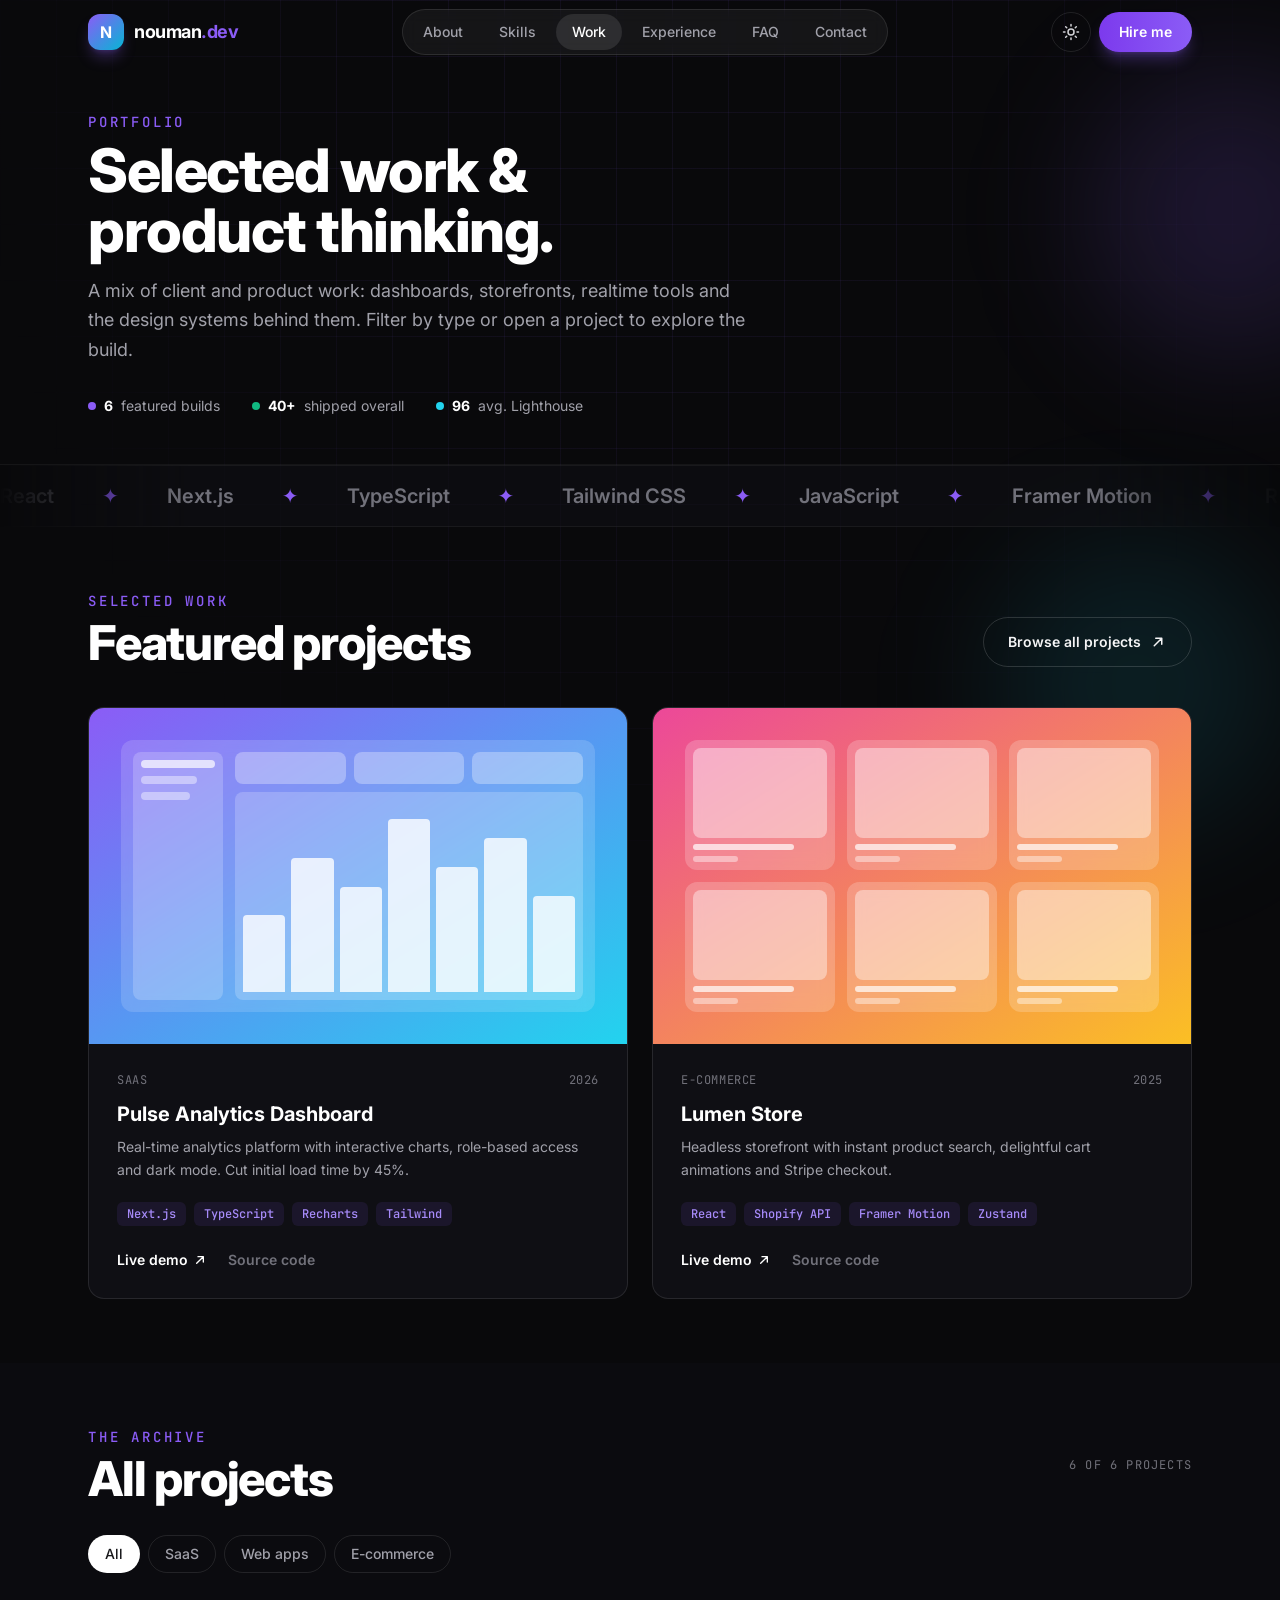
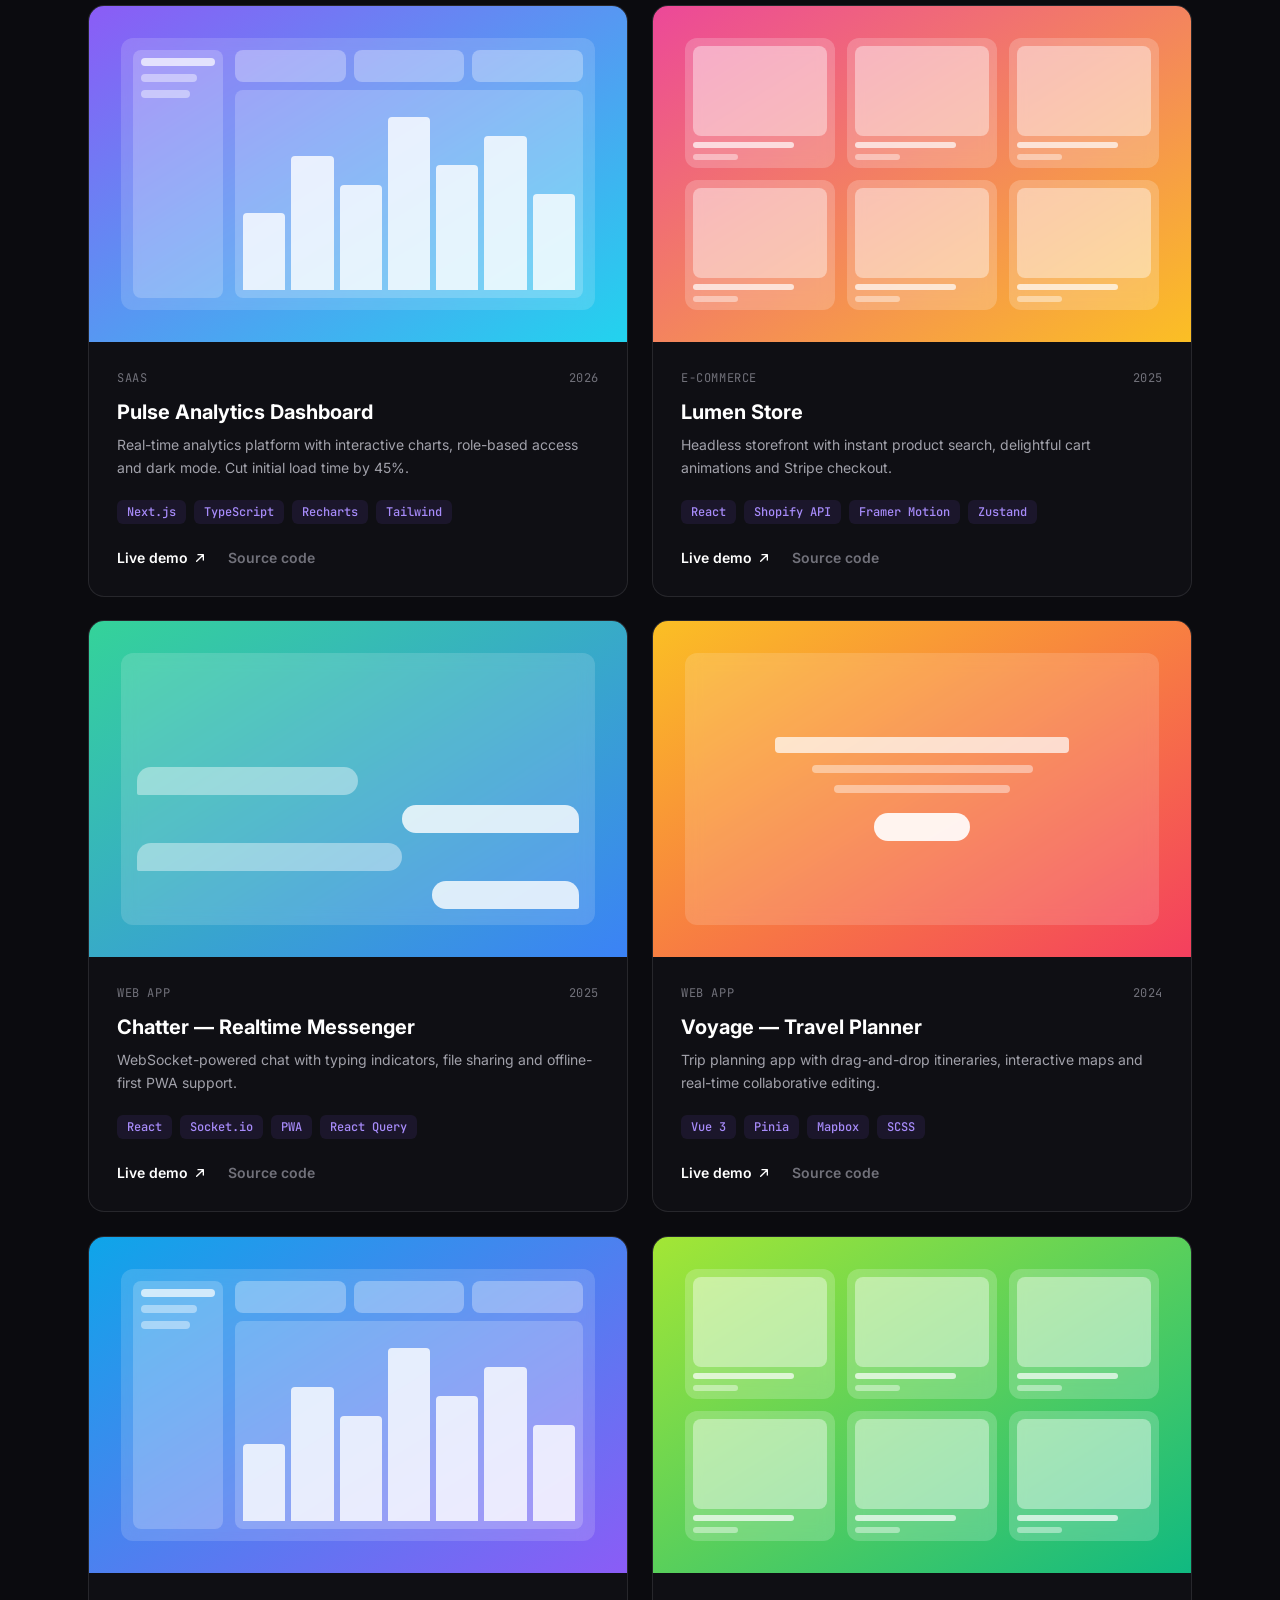
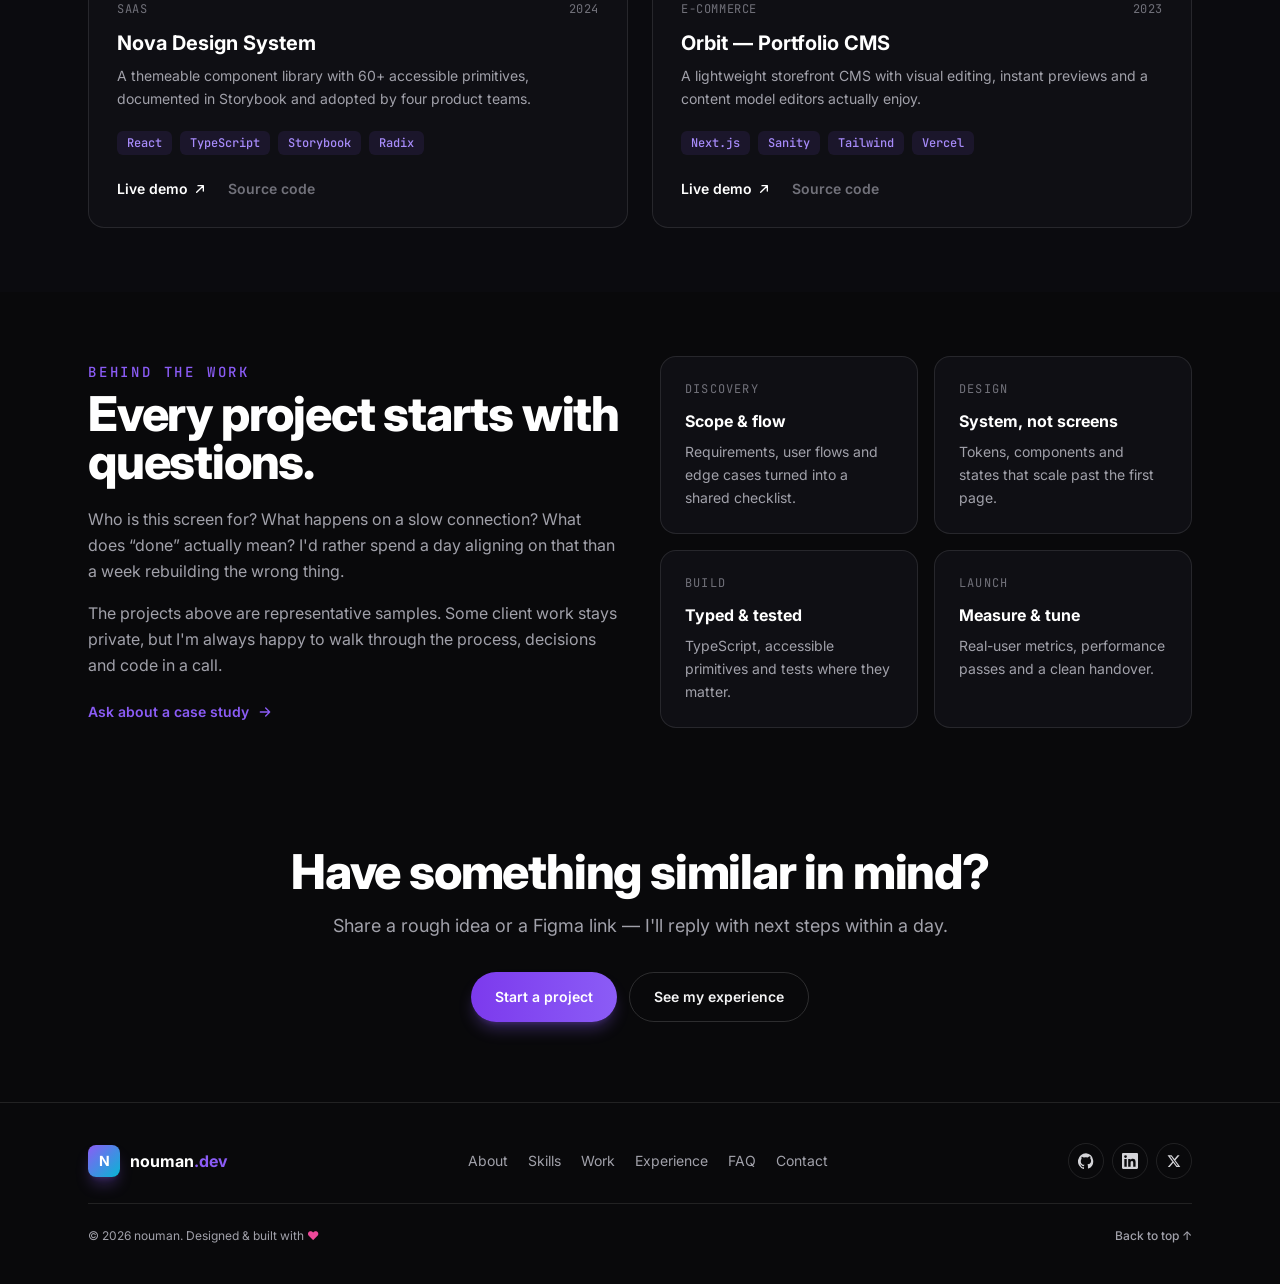
<file: work.html>
<!doctype html>
<html lang="en" class="dark scroll-smooth">
<head>
  <meta charset="utf-8" />
  <meta name="viewport" content="width=device-width, initial-scale=1" />
  <title>Work — nouman</title>
  <meta name="description" content="Selected frontend projects by nouman — SaaS dashboards, e-commerce storefronts, realtime apps and design systems." />
  <meta property="og:title" content="Work — nouman" />
  <meta property="og:description" content="Selected frontend projects: SaaS, e-commerce, web apps and design systems." />
  <meta property="og:type" content="website" />
  <meta name="theme-color" content="#09090b" />
  <link rel="icon" href="data:image/svg+xml,<svg xmlns='http://www.w3.org/2000/svg' viewBox='0 0 64 64'><defs><linearGradient id='g' x1='0' y1='0' x2='1' y2='1'><stop offset='0' stop-color='%238b5cf6'/><stop offset='1' stop-color='%2306b6d4'/></linearGradient></defs><rect width='64' height='64' rx='16' fill='url(%23g)'/><text x='50%' y='55%' dominant-baseline='middle' text-anchor='middle' font-family='Arial' font-weight='800' font-size='34' fill='white'>N</text></svg>" />

  <!-- Fonts -->
  <link rel="preconnect" href="https://fonts.googleapis.com" />
  <link rel="preconnect" href="https://fonts.gstatic.com" crossorigin />
  <link href="https://fonts.googleapis.com/css2?family=Inter:wght@400;500;600;700;800&family=JetBrains+Mono:wght@400;500&display=swap" rel="stylesheet" />

  <!-- Theme -->
  <script>
    try {
      const t = localStorage.getItem('theme');
      if (t === 'light') document.documentElement.classList.remove('dark');
    } catch (e) {}
  </script>

  <link rel="stylesheet" href="style.css" />
  <noscript><style>.reveal{opacity:1 !important;transform:none !important;filter:none !important}</style></noscript>
</head>

<body id="top" class="bg-white text-zinc-600 dark:bg-ink-950 dark:text-zinc-400 font-sans antialiased selection:bg-brand-500/30 selection:text-white overflow-x-hidden">
  <a href="#main" class="skip-link">Skip to content</a>

  <!-- Background decor -->
  <div class="pointer-events-none fixed inset-0 -z-10 bg-grid [mask-image:radial-gradient(ellipse_at_top,black_30%,transparent_75%)]"></div>
  <div id="cursorGlow" class="pointer-events-none fixed -z-10 hidden h-[500px] w-[500px] -translate-x-1/2 -translate-y-1/2 rounded-full bg-brand-500/10 opacity-0 blur-3xl transition-opacity duration-500 md:block"></div>

  <!-- Scroll progress -->
  <div id="progress" class="fixed left-0 top-0 z-[60] h-0.5 w-0 bg-gradient-to-r from-brand-500 to-cyan-400"></div>

  <!-- ================= NAVBAR ================= -->
  <header id="nav" class="fixed inset-x-0 top-0 z-50 transition-all duration-300">
    <div class="mx-auto flex h-16 max-w-6xl items-center justify-between px-5 sm:px-6">
      <a href="index.html" class="group flex items-center gap-2.5 font-bold text-zinc-900 dark:text-white" aria-label="nouman — home">
        <span class="grid h-9 w-9 place-items-center rounded-xl bg-gradient-to-br from-brand-500 to-cyan-500 text-white shadow-lg shadow-brand-500/30 transition-transform group-hover:rotate-6">N</span>
        <span class="text-lg tracking-tight">nouman<span class="text-brand-500">.dev</span></span>
      </a>

      <nav class="hidden md:block" aria-label="Primary">
        <ul class="flex items-center gap-1 rounded-full border border-zinc-200 bg-white/70 p-1 text-sm font-medium backdrop-blur dark:border-white/10 dark:bg-white/5">
          <li><a href="about.html" class="nav-link">About</a></li>
          <li><a href="skills.html" class="nav-link">Skills</a></li>
          <li><a href="work.html" class="nav-link is-active" aria-current="page">Work</a></li>
          <li><a href="experience.html" class="nav-link">Experience</a></li>
          <li><a href="faq.html" class="nav-link">FAQ</a></li>
          <li><a href="contact.html" class="nav-link">Contact</a></li>
        </ul>
      </nav>

      <div class="flex items-center gap-2">
        <button id="themeToggle" class="grid h-10 w-10 place-items-center rounded-full border border-zinc-200 text-zinc-700 transition hover:border-brand-500 hover:text-brand-500 dark:border-white/10 dark:text-zinc-300" aria-label="Toggle theme" aria-pressed="true">
          <svg class="hidden h-[18px] w-[18px] dark:block" viewBox="0 0 24 24" fill="none" stroke="currentColor" stroke-width="2" stroke-linecap="round"><circle cx="12" cy="12" r="4"/><path d="M12 2v2M12 20v2M4.9 4.9l1.4 1.4M17.7 17.7l1.4 1.4M2 12h2M20 12h2M4.9 19.1l1.4-1.4M17.7 6.3l1.4-1.4"/></svg>
          <svg class="h-[18px] w-[18px] dark:hidden" viewBox="0 0 24 24" fill="none" stroke="currentColor" stroke-width="2" stroke-linecap="round"><path d="M21 12.8A9 9 0 1 1 11.2 3a7 7 0 0 0 9.8 9.8z"/></svg>
        </button>
        <a href="contact.html" class="btn-primary hidden !px-5 !py-2.5 sm:inline-flex md:hidden lg:inline-flex">Hire me</a>
        <button id="menuBtn" class="grid h-10 w-10 place-items-center rounded-full border border-zinc-200 text-zinc-700 md:hidden dark:border-white/10 dark:text-zinc-300" aria-label="Open menu" aria-expanded="false" aria-controls="mobileMenu">
          <svg class="h-5 w-5" viewBox="0 0 24 24" fill="none" stroke="currentColor" stroke-width="2" stroke-linecap="round"><path id="menuIcon" d="M4 7h16M4 17h16"/></svg>
        </button>
      </div>
    </div>

    <!-- Mobile menu -->
    <div id="mobileMenu" class="pointer-events-none mx-4 -translate-y-2 rounded-2xl border border-zinc-200 bg-white/95 p-2 opacity-0 shadow-xl backdrop-blur transition-all duration-300 md:hidden dark:border-white/10 dark:bg-ink-900/95">
      <a href="about.html" class="mobile-link">About</a>
      <a href="skills.html" class="mobile-link">Skills</a>
      <a href="work.html" class="mobile-link is-active" aria-current="page">Work</a>
      <a href="experience.html" class="mobile-link">Experience</a>
      <a href="faq.html" class="mobile-link">FAQ</a>
      <a href="contact.html" class="mobile-link">Contact</a>
    </div>
  </header>

  <main id="main">
    <!-- ================= PAGE HERO ================= -->
    <section class="page-hero">
      <div class="pointer-events-none absolute -right-24 top-10 h-72 w-72 rounded-full bg-brand-500/15 blur-3xl" data-parallax="0.1"></div>
      <div class="mx-auto max-w-6xl px-5 sm:px-6">
        <p class="eyebrow reveal">Portfolio</p>
        <h1 class="page-hero-title reveal max-w-3xl">Selected work &amp;<br class="hidden sm:block" /> product thinking.</h1>
        <p class="reveal mt-4 max-w-2xl text-lg leading-relaxed">
          A mix of client and product work: dashboards, storefronts, realtime tools and the design systems behind them.
          Filter by type or open a project to explore the build.
        </p>

        <ul class="reveal mt-8 flex flex-wrap gap-x-8 gap-y-3 text-sm">
          <li class="flex items-center gap-2"><span class="h-2 w-2 rounded-full bg-brand-500"></span><strong class="text-zinc-900 dark:text-white">6</strong> featured builds</li>
          <li class="flex items-center gap-2"><span class="h-2 w-2 rounded-full bg-emerald-500"></span><strong class="text-zinc-900 dark:text-white">40+</strong> shipped overall</li>
          <li class="flex items-center gap-2"><span class="h-2 w-2 rounded-full bg-cyan-400"></span><strong class="text-zinc-900 dark:text-white">96</strong> avg. Lighthouse</li>
        </ul>
      </div>
    </section>

    <!-- ================= MARQUEE (moved from homepage) ================= -->
    <div class="marquee-wrap relative overflow-hidden border-y border-zinc-200 bg-zinc-50 py-4 dark:border-white/5 dark:bg-ink-900/60 [mask-image:linear-gradient(90deg,transparent,black_15%,black_85%,transparent)]" aria-hidden="true">
      <div id="marquee" class="flex w-max animate-marquee gap-12 whitespace-nowrap text-xl font-semibold text-zinc-400 dark:text-zinc-500"></div>
    </div>

    <!-- ================= FEATURED WORK (moved from homepage) ================= -->
    <section id="featured" class="relative section">
      <div class="pointer-events-none absolute right-0 top-10 -z-10 h-72 w-72 rounded-full bg-cyan-400/10 blur-3xl" data-parallax="0.12"></div>
      <div class="mx-auto max-w-6xl px-5 sm:px-6">
        <div class="flex flex-col gap-5 md:flex-row md:items-end md:justify-between">
          <div>
            <p class="eyebrow reveal">Selected work</p>
            <h2 class="section-title reveal">Featured projects</h2>
          </div>
          <a href="#projects" class="btn-ghost reveal link-arrow w-fit">
            Browse all projects
            <svg class="h-[18px] w-[18px]" viewBox="0 0 24 24" fill="none" stroke="currentColor" stroke-width="2" stroke-linecap="round" stroke-linejoin="round"><path d="M7 17L17 7M9 7h8v8"/></svg>
          </a>
        </div>

        <div id="featuredGrid" class="mt-10 grid gap-6 md:grid-cols-2"></div>
      </div>
    </section>

    <!-- ================= PROJECTS ================= -->
    <section id="projects" class="relative section section-alt">
      <div class="mx-auto max-w-6xl px-5 sm:px-6">
        <div class="flex flex-col gap-5 md:flex-row md:items-center md:justify-between">
          <div class="reveal">
            <p class="eyebrow">The archive</p>
            <h2 class="section-title">All projects</h2>
          </div>
          <p id="projectCount" class="reveal font-mono text-xs uppercase tracking-widest text-zinc-500" aria-live="polite"></p>
        </div>

        <div class="mt-8 flex flex-col gap-4 md:flex-row md:items-center md:justify-between">
          <div id="filters" class="reveal flex flex-wrap gap-2" role="tablist" aria-label="Filter projects">
            <button class="filter-btn is-active" data-filter="all" role="tab" aria-selected="true">All</button>
            <button class="filter-btn" data-filter="saas" role="tab" aria-selected="false">SaaS</button>
            <button class="filter-btn" data-filter="web" role="tab" aria-selected="false">Web apps</button>
            <button class="filter-btn" data-filter="ecom" role="tab" aria-selected="false">E-commerce</button>
          </div>
        </div>

        <div id="projectGrid" class="mt-8 grid gap-6 md:grid-cols-2"></div>

        <div id="emptyState" class="mt-10 hidden rounded-2xl border border-dashed border-zinc-300 p-10 text-center dark:border-white/15">
          <p class="font-semibold text-zinc-900 dark:text-white">No projects in this category yet.</p>
          <p class="mt-1 text-sm">Try “All” to see everything.</p>
        </div>
      </div>
    </section>

    <!-- ================= WORKING STYLE ================= -->
    <section class="section">
      <div class="mx-auto max-w-6xl px-5 sm:px-6">
        <div class="grid gap-10 lg:grid-cols-[1fr_1fr] lg:items-center">
          <div>
            <p class="eyebrow reveal">Behind the work</p>
            <h2 class="section-title reveal">Every project starts with questions.</h2>
            <p class="reveal mt-5 leading-relaxed">
              Who is this screen for? What happens on a slow connection? What does “done” actually mean? I'd rather spend a day
              aligning on that than a week rebuilding the wrong thing.
            </p>
            <p class="reveal mt-4 leading-relaxed">
              The projects above are representative samples. Some client work stays private, but I'm always happy to walk through
              the process, decisions and code in a call.
            </p>
            <a href="contact.html" class="reveal link-arrow mt-6 inline-flex items-center gap-2 text-sm font-semibold text-brand-500 hover:text-brand-400">
              Ask about a case study
              <svg class="h-4 w-4" viewBox="0 0 24 24" fill="none" stroke="currentColor" stroke-width="2" stroke-linecap="round" stroke-linejoin="round"><path d="M5 12h14M13 6l6 6-6 6"/></svg>
            </a>
          </div>

          <ol class="grid gap-4 sm:grid-cols-2">
            <li class="reveal spotlight card p-6" data-reveal="scale">
              <p class="font-mono text-xs uppercase tracking-widest text-zinc-500">Discovery</p>
              <h3 class="mt-3 font-bold text-zinc-900 dark:text-white">Scope &amp; flow</h3>
              <p class="mt-2 text-sm leading-relaxed">Requirements, user flows and edge cases turned into a shared checklist.</p>
            </li>
            <li class="reveal spotlight card p-6" data-reveal="scale">
              <p class="font-mono text-xs uppercase tracking-widest text-zinc-500">Design</p>
              <h3 class="mt-3 font-bold text-zinc-900 dark:text-white">System, not screens</h3>
              <p class="mt-2 text-sm leading-relaxed">Tokens, components and states that scale past the first page.</p>
            </li>
            <li class="reveal spotlight card p-6" data-reveal="scale">
              <p class="font-mono text-xs uppercase tracking-widest text-zinc-500">Build</p>
              <h3 class="mt-3 font-bold text-zinc-900 dark:text-white">Typed &amp; tested</h3>
              <p class="mt-2 text-sm leading-relaxed">TypeScript, accessible primitives and tests where they matter.</p>
            </li>
            <li class="reveal spotlight card p-6" data-reveal="scale">
              <p class="font-mono text-xs uppercase tracking-widest text-zinc-500">Launch</p>
              <h3 class="mt-3 font-bold text-zinc-900 dark:text-white">Measure &amp; tune</h3>
              <p class="mt-2 text-sm leading-relaxed">Real-user metrics, performance passes and a clean handover.</p>
            </li>
          </ol>
        </div>
      </div>
    </section>

    <!-- ================= CTA ================= -->
    <section class="section-cta">
      <div class="mx-auto max-w-3xl px-5 text-center sm:px-6">
        <h2 class="section-title reveal">Have something similar in mind?</h2>
        <p class="reveal mt-4 text-lg">Share a rough idea or a Figma link — I'll reply with next steps within a day.</p>
        <div class="reveal mt-8 flex flex-wrap justify-center gap-3">
          <a href="contact.html" class="btn-primary">Start a project</a>
          <a href="experience.html" class="btn-ghost">See my experience</a>
        </div>
      </div>
    </section>
  </main>

  <!-- ================= FOOTER ================= -->
  <footer class="border-t border-zinc-200 py-10 dark:border-white/10">
    <div class="mx-auto max-w-6xl px-5 sm:px-6">
      <div class="flex flex-col items-center justify-between gap-6 sm:flex-row">
        <a href="index.html" class="group flex items-center gap-2.5 font-bold text-zinc-900 dark:text-white">
          <span class="grid h-8 w-8 place-items-center rounded-lg bg-gradient-to-br from-brand-500 to-cyan-500 text-sm text-white shadow-lg shadow-brand-500/30 transition-transform group-hover:rotate-6">N</span>
          <span>nouman<span class="text-brand-500">.dev</span></span>
        </a>
        <nav aria-label="Footer" class="flex flex-wrap justify-center gap-x-5 gap-y-2 text-sm">
          <a href="about.html" class="underline-grow transition hover:text-brand-500">About</a>
          <a href="skills.html" class="underline-grow transition hover:text-brand-500">Skills</a>
          <a href="work.html" class="underline-grow transition hover:text-brand-500" aria-current="page">Work</a>
          <a href="experience.html" class="underline-grow transition hover:text-brand-500">Experience</a>
          <a href="faq.html" class="underline-grow transition hover:text-brand-500">FAQ</a>
          <a href="contact.html" class="underline-grow transition hover:text-brand-500">Contact</a>
        </nav>
        <div class="flex items-center gap-2">
          <a href="https://github.com/nomizzking/" target="_blank" rel="noopener" aria-label="GitHub" class="grid h-9 w-9 place-items-center rounded-full border border-zinc-200 text-zinc-600 transition hover:-translate-y-0.5 hover:border-brand-500 hover:text-brand-500 dark:border-white/10 dark:text-zinc-300"><svg class="h-4 w-4" viewBox="0 0 24 24" fill="currentColor"><path d="M12 .5a12 12 0 0 0-3.8 23.4c.6.1.8-.3.8-.6v-2c-3.3.7-4-1.6-4-1.6-.6-1.4-1.4-1.8-1.4-1.8-1-.7.1-.7.1-.7 1.2.1 1.8 1.2 1.8 1.2 1 1.8 2.8 1.3 3.5 1 .1-.8.4-1.3.7-1.6-2.7-.3-5.5-1.3-5.5-5.9 0-1.3.5-2.4 1.2-3.2-.1-.3-.5-1.5.1-3.2 0 0 1-.3 3.3 1.2a11.5 11.5 0 0 1 6 0C17.3 4.6 18.3 5 18.3 5c.6 1.7.2 2.9.1 3.2.8.8 1.2 1.9 1.2 3.2 0 4.6-2.8 5.6-5.5 5.9.4.4.8 1.1.8 2.2v3.3c0 .3.2.7.8.6A12 12 0 0 0 12 .5z"/></svg></a>
          <a href="https://linkedin.com/" target="_blank" rel="noopener" aria-label="LinkedIn" class="grid h-9 w-9 place-items-center rounded-full border border-zinc-200 text-zinc-600 transition hover:-translate-y-0.5 hover:border-brand-500 hover:text-brand-500 dark:border-white/10 dark:text-zinc-300"><svg class="h-4 w-4" viewBox="0 0 24 24" fill="currentColor"><path d="M20.4 20.5h-3.6v-5.6c0-1.3 0-3-1.8-3s-2.1 1.4-2.1 2.9v5.7H9.3V9h3.4v1.6c.5-.9 1.6-1.8 3.4-1.8 3.6 0 4.3 2.4 4.3 5.5v6.2zM5.3 7.4a2.1 2.1 0 1 1 0-4.2 2.1 2.1 0 0 1 0 4.2zM7.1 20.5H3.5V9h3.6v11.5zM22.2 0H1.8C.8 0 0 .8 0 1.7v20.6c0 .9.8 1.7 1.8 1.7h20.4c1 0 1.8-.8 1.8-1.7V1.7C24 .8 23.2 0 22.2 0z"/></svg></a>
          <a href="https://x.com/" target="_blank" rel="noopener" aria-label="X (Twitter)" class="grid h-9 w-9 place-items-center rounded-full border border-zinc-200 text-zinc-600 transition hover:-translate-y-0.5 hover:border-brand-500 hover:text-brand-500 dark:border-white/10 dark:text-zinc-300"><svg class="h-[14px] w-[14px]" viewBox="0 0 24 24" fill="currentColor"><path d="M18.2 2.3h3.4l-7.4 8.4 8.7 11.5h-6.8l-5.3-7-6.1 7H1.3l7.9-9L.9 2.3h7l4.8 6.4 5.5-6.4zm-1.2 17.9h1.9L7.1 4.2H5.1L17 20.2z"/></svg></a>
        </div>
      </div>
      <div class="mt-6 flex flex-col items-center justify-between gap-2 border-t border-zinc-200 pt-6 text-xs sm:flex-row dark:border-white/10">
        <p>© <span id="year"></span> nouman. Designed &amp; built with <span class="text-pink-500">♥</span></p>
        <a href="#top" class="font-medium transition hover:text-brand-500">Back to top ↑</a>
      </div>
    </div>
  </footer>

  <!-- Back-to-top + toast -->
  <a href="#top" id="toTop" class="pointer-events-none fixed bottom-6 right-6 z-40 grid h-12 w-12 translate-y-4 place-items-center rounded-full bg-gradient-to-br from-brand-500 to-cyan-500 text-white opacity-0 shadow-lg shadow-brand-500/30 transition-all duration-300" aria-label="Back to top">
    <svg class="h-5 w-5" viewBox="0 0 24 24" fill="none" stroke="currentColor" stroke-width="2.5" stroke-linecap="round" stroke-linejoin="round"><path d="M12 19V5M5 12l7-7 7 7"/></svg>
  </a>
  <div id="toast" class="pointer-events-none fixed bottom-6 left-1/2 z-50 -translate-x-1/2 translate-y-6 rounded-xl bg-zinc-900 px-5 py-3 text-sm font-medium text-white opacity-0 shadow-xl transition-all duration-300 dark:bg-white dark:text-zinc-900" role="status" aria-live="polite"></div>

  <script src="script.js"></script>
</body>
</html>
</file>
<file: style.css>
*,:after,:before{--tw-border-spacing-x:0;--tw-border-spacing-y:0;--tw-translate-x:0;--tw-translate-y:0;--tw-rotate:0;--tw-skew-x:0;--tw-skew-y:0;--tw-scale-x:1;--tw-scale-y:1;--tw-pan-x: ;--tw-pan-y: ;--tw-pinch-zoom: ;--tw-scroll-snap-strictness:proximity;--tw-gradient-from-position: ;--tw-gradient-via-position: ;--tw-gradient-to-position: ;--tw-ordinal: ;--tw-slashed-zero: ;--tw-numeric-figure: ;--tw-numeric-spacing: ;--tw-numeric-fraction: ;--tw-ring-inset: ;--tw-ring-offset-width:0px;--tw-ring-offset-color:#fff;--tw-ring-color:rgba(59,130,246,.5);--tw-ring-offset-shadow:0 0 #0000;--tw-ring-shadow:0 0 #0000;--tw-shadow:0 0 #0000;--tw-shadow-colored:0 0 #0000;--tw-blur: ;--tw-brightness: ;--tw-contrast: ;--tw-grayscale: ;--tw-hue-rotate: ;--tw-invert: ;--tw-saturate: ;--tw-sepia: ;--tw-drop-shadow: ;--tw-backdrop-blur: ;--tw-backdrop-brightness: ;--tw-backdrop-contrast: ;--tw-backdrop-grayscale: ;--tw-backdrop-hue-rotate: ;--tw-backdrop-invert: ;--tw-backdrop-opacity: ;--tw-backdrop-saturate: ;--tw-backdrop-sepia: ;--tw-contain-size: ;--tw-contain-layout: ;--tw-contain-paint: ;--tw-contain-style: }::backdrop{--tw-border-spacing-x:0;--tw-border-spacing-y:0;--tw-translate-x:0;--tw-translate-y:0;--tw-rotate:0;--tw-skew-x:0;--tw-skew-y:0;--tw-scale-x:1;--tw-scale-y:1;--tw-pan-x: ;--tw-pan-y: ;--tw-pinch-zoom: ;--tw-scroll-snap-strictness:proximity;--tw-gradient-from-position: ;--tw-gradient-via-position: ;--tw-gradient-to-position: ;--tw-ordinal: ;--tw-slashed-zero: ;--tw-numeric-figure: ;--tw-numeric-spacing: ;--tw-numeric-fraction: ;--tw-ring-inset: ;--tw-ring-offset-width:0px;--tw-ring-offset-color:#fff;--tw-ring-color:rgba(59,130,246,.5);--tw-ring-offset-shadow:0 0 #0000;--tw-ring-shadow:0 0 #0000;--tw-shadow:0 0 #0000;--tw-shadow-colored:0 0 #0000;--tw-blur: ;--tw-brightness: ;--tw-contrast: ;--tw-grayscale: ;--tw-hue-rotate: ;--tw-invert: ;--tw-saturate: ;--tw-sepia: ;--tw-drop-shadow: ;--tw-backdrop-blur: ;--tw-backdrop-brightness: ;--tw-backdrop-contrast: ;--tw-backdrop-grayscale: ;--tw-backdrop-hue-rotate: ;--tw-backdrop-invert: ;--tw-backdrop-opacity: ;--tw-backdrop-saturate: ;--tw-backdrop-sepia: ;--tw-contain-size: ;--tw-contain-layout: ;--tw-contain-paint: ;--tw-contain-style: }/*! tailwindcss v3.4.17 | MIT License | https://tailwindcss.com*/*,:after,:before{box-sizing:border-box;border:0 solid #e5e7eb}:after,:before{--tw-content:""}:host,html{line-height:1.5;-webkit-text-size-adjust:100%;-moz-tab-size:4;-o-tab-size:4;tab-size:4;font-family:Inter,ui-sans-serif,system-ui,sans-serif;font-feature-settings:normal;font-variation-settings:normal;-webkit-tap-highlight-color:transparent}body{margin:0;line-height:inherit}hr{height:0;color:inherit;border-top-width:1px}abbr:where([title]){-webkit-text-decoration:underline dotted;text-decoration:underline dotted}h1,h2,h3,h4,h5,h6{font-size:inherit;font-weight:inherit}a{color:inherit;text-decoration:inherit}b,strong{font-weight:bolder}code,kbd,pre,samp{font-family:JetBrains Mono,ui-monospace,monospace;font-feature-settings:normal;font-variation-settings:normal;font-size:1em}small{font-size:80%}sub,sup{font-size:75%;line-height:0;position:relative;vertical-align:baseline}sub{bottom:-.25em}sup{top:-.5em}table{text-indent:0;border-color:inherit;border-collapse:collapse}button,input,optgroup,select,textarea{font-family:inherit;font-feature-settings:inherit;font-variation-settings:inherit;font-size:100%;font-weight:inherit;line-height:inherit;letter-spacing:inherit;color:inherit;margin:0;padding:0}button,select{text-transform:none}button,input:where([type=button]),input:where([type=reset]),input:where([type=submit]){-webkit-appearance:button;background-color:transparent;background-image:none}:-moz-focusring{outline:auto}:-moz-ui-invalid{box-shadow:none}progress{vertical-align:baseline}::-webkit-inner-spin-button,::-webkit-outer-spin-button{height:auto}[type=search]{-webkit-appearance:textfield;outline-offset:-2px}::-webkit-search-decoration{-webkit-appearance:none}::-webkit-file-upload-button{-webkit-appearance:button;font:inherit}summary{display:list-item}blockquote,dd,dl,figure,h1,h2,h3,h4,h5,h6,hr,p,pre{margin:0}fieldset{margin:0}fieldset,legend{padding:0}menu,ol,ul{list-style:none;margin:0;padding:0}dialog{padding:0}textarea{resize:vertical}input::-moz-placeholder,textarea::-moz-placeholder{opacity:1;color:#9ca3af}input::placeholder,textarea::placeholder{opacity:1;color:#9ca3af}[role=button],button{cursor:pointer}:disabled{cursor:default}audio,canvas,embed,iframe,img,object,svg,video{display:block;vertical-align:middle}img,video{max-width:100%;height:auto}[hidden]:where(:not([hidden=until-found])){display:none}.text-gradient-animated{background-image:linear-gradient(to right,var(--tw-gradient-stops));--tw-gradient-from:#8b5cf6 var(--tw-gradient-from-position);--tw-gradient-to:rgba(139,92,246,0) var(--tw-gradient-to-position);--tw-gradient-stops:var(--tw-gradient-from),var(--tw-gradient-to);--tw-gradient-to:rgba(217,70,239,0) var(--tw-gradient-to-position);--tw-gradient-stops:var(--tw-gradient-from),#d946ef var(--tw-gradient-via-position),var(--tw-gradient-to);--tw-gradient-to:#22d3ee var(--tw-gradient-to-position);-webkit-background-clip:text;background-clip:text;color:transparent;background-size:200% 200%;animation:gradient-x 8s ease infinite}.eyebrow{margin-bottom:.5rem;font-family:JetBrains Mono,ui-monospace,monospace;font-size:.875rem;line-height:1.25rem;font-weight:500;text-transform:uppercase;letter-spacing:.2em;--tw-text-opacity:1;color:rgb(139 92 246/var(--tw-text-opacity,1))}.section-title{font-size:1.875rem;line-height:2.25rem;font-weight:800;line-height:1.25;letter-spacing:-.025em;--tw-text-opacity:1;color:rgb(24 24 27/var(--tw-text-opacity,1))}.section-title:is(.dark *){--tw-text-opacity:1;color:rgb(255 255 255/var(--tw-text-opacity,1))}@media (min-width:640px){.section-title{font-size:2.25rem;line-height:2.5rem}}@media (min-width:1024px){.section-title{font-size:3rem;line-height:1}}.btn-primary{display:inline-flex;align-items:center;gap:.5rem;border-radius:9999px;background-image:linear-gradient(to right,var(--tw-gradient-stops));--tw-gradient-from:#7c3aed var(--tw-gradient-from-position);--tw-gradient-to:rgba(124,58,237,0) var(--tw-gradient-to-position);--tw-gradient-stops:var(--tw-gradient-from),var(--tw-gradient-to);--tw-gradient-to:#8b5cf6 var(--tw-gradient-to-position);padding:.875rem 1.5rem;font-size:.875rem;line-height:1.25rem;font-weight:600;--tw-text-opacity:1;color:rgb(255 255 255/var(--tw-text-opacity,1));--tw-shadow:0 10px 15px -3px rgba(0,0,0,.1),0 4px 6px -4px rgba(0,0,0,.1);--tw-shadow-colored:0 10px 15px -3px var(--tw-shadow-color),0 4px 6px -4px var(--tw-shadow-color);--tw-shadow-color:rgba(139,92,246,.3);--tw-shadow:var(--tw-shadow-colored);transition-property:all;transition-timing-function:cubic-bezier(.4,0,.2,1);transition-duration:.3s}.btn-primary,.btn-primary:hover{box-shadow:var(--tw-ring-offset-shadow,0 0 #0000),var(--tw-ring-shadow,0 0 #0000),var(--tw-shadow)}.btn-primary:hover{--tw-translate-y:-0.125rem;transform:translate(var(--tw-translate-x),var(--tw-translate-y)) rotate(var(--tw-rotate)) skewX(var(--tw-skew-x)) skewY(var(--tw-skew-y)) scaleX(var(--tw-scale-x)) scaleY(var(--tw-scale-y));--tw-shadow:0 20px 25px -5px rgba(0,0,0,.1),0 8px 10px -6px rgba(0,0,0,.1);--tw-shadow-colored:0 20px 25px -5px var(--tw-shadow-color),0 8px 10px -6px var(--tw-shadow-color);--tw-shadow-color:rgba(139,92,246,.4);--tw-shadow:var(--tw-shadow-colored)}.btn-primary:focus{outline:2px solid transparent;outline-offset:2px}.btn-primary:focus-visible{--tw-ring-offset-shadow:var(--tw-ring-inset) 0 0 0 var(--tw-ring-offset-width) var(--tw-ring-offset-color);--tw-ring-shadow:var(--tw-ring-inset) 0 0 0 calc(2px + var(--tw-ring-offset-width)) var(--tw-ring-color);box-shadow:var(--tw-ring-offset-shadow),var(--tw-ring-shadow),var(--tw-shadow,0 0 #0000);--tw-ring-opacity:1;--tw-ring-color:rgb(167 139 250/var(--tw-ring-opacity,1));--tw-ring-offset-width:2px}.btn-primary:focus-visible:is(.dark *){--tw-ring-offset-color:#09090b}.btn-ghost{display:inline-flex;align-items:center;gap:.5rem;border-radius:9999px;border-width:1px;--tw-border-opacity:1;border-color:rgb(212 212 216/var(--tw-border-opacity,1));padding:.875rem 1.5rem;font-size:.875rem;line-height:1.25rem;font-weight:600;--tw-text-opacity:1;color:rgb(39 39 42/var(--tw-text-opacity,1));transition-property:all;transition-timing-function:cubic-bezier(.4,0,.2,1);transition-duration:.3s}.btn-ghost:hover{--tw-translate-y:-0.125rem;transform:translate(var(--tw-translate-x),var(--tw-translate-y)) rotate(var(--tw-rotate)) skewX(var(--tw-skew-x)) skewY(var(--tw-skew-y)) scaleX(var(--tw-scale-x)) scaleY(var(--tw-scale-y));--tw-border-opacity:1;border-color:rgb(139 92 246/var(--tw-border-opacity,1));--tw-text-opacity:1;color:rgb(139 92 246/var(--tw-text-opacity,1))}.btn-ghost:focus{outline:2px solid transparent;outline-offset:2px}.btn-ghost:focus-visible{--tw-ring-offset-shadow:var(--tw-ring-inset) 0 0 0 var(--tw-ring-offset-width) var(--tw-ring-offset-color);--tw-ring-shadow:var(--tw-ring-inset) 0 0 0 calc(2px + var(--tw-ring-offset-width)) var(--tw-ring-color);box-shadow:var(--tw-ring-offset-shadow),var(--tw-ring-shadow),var(--tw-shadow,0 0 #0000);--tw-ring-opacity:1;--tw-ring-color:rgb(167 139 250/var(--tw-ring-opacity,1))}.btn-ghost:is(.dark *){border-color:hsla(0,0%,100%,.15);--tw-text-opacity:1;color:rgb(244 244 245/var(--tw-text-opacity,1))}.social{display:grid;height:2.75rem;width:2.75rem;place-items:center;border-radius:9999px;border-width:1px;--tw-border-opacity:1;border-color:rgb(228 228 231/var(--tw-border-opacity,1));--tw-text-opacity:1;color:rgb(82 82 91/var(--tw-text-opacity,1));transition-property:all;transition-timing-function:cubic-bezier(.4,0,.2,1);transition-duration:.3s}.social:hover{--tw-translate-y:-0.25rem;transform:translate(var(--tw-translate-x),var(--tw-translate-y)) rotate(var(--tw-rotate)) skewX(var(--tw-skew-x)) skewY(var(--tw-skew-y)) scaleX(var(--tw-scale-x)) scaleY(var(--tw-scale-y));--tw-border-opacity:1;border-color:rgb(139 92 246/var(--tw-border-opacity,1));--tw-bg-opacity:1;background-color:rgb(139 92 246/var(--tw-bg-opacity,1));--tw-text-opacity:1;color:rgb(255 255 255/var(--tw-text-opacity,1))}.social:is(.dark *){border-color:hsla(0,0%,100%,.1);--tw-text-opacity:1;color:rgb(212 212 216/var(--tw-text-opacity,1))}.nav-link{position:relative;display:block;border-radius:9999px;padding:.5rem 1rem;--tw-text-opacity:1;color:rgb(82 82 91/var(--tw-text-opacity,1));transition-property:color,background-color,border-color,text-decoration-color,fill,stroke;transition-timing-function:cubic-bezier(.4,0,.2,1);transition-duration:.15s}.nav-link:hover{--tw-text-opacity:1;color:rgb(24 24 27/var(--tw-text-opacity,1))}.nav-link:is(.dark *){--tw-text-opacity:1;color:rgb(161 161 170/var(--tw-text-opacity,1))}.nav-link:hover:is(.dark *){--tw-text-opacity:1;color:rgb(255 255 255/var(--tw-text-opacity,1))}.nav-link.is-active{--tw-bg-opacity:1;background-color:rgb(24 24 27/var(--tw-bg-opacity,1));--tw-text-opacity:1;color:rgb(255 255 255/var(--tw-text-opacity,1))}.nav-link.is-active:is(.dark *){background-color:hsla(0,0%,100%,.1);--tw-text-opacity:1;color:rgb(255 255 255/var(--tw-text-opacity,1))}.mobile-link{display:block;border-radius:.75rem;padding:.75rem 1rem;font-weight:500;--tw-text-opacity:1;color:rgb(63 63 70/var(--tw-text-opacity,1))}.mobile-link:hover{--tw-bg-opacity:1;background-color:rgb(244 244 245/var(--tw-bg-opacity,1))}.mobile-link:is(.dark *){--tw-text-opacity:1;color:rgb(228 228 231/var(--tw-text-opacity,1))}.mobile-link:hover:is(.dark *){background-color:hsla(0,0%,100%,.05)}.mobile-link.is-active{--tw-bg-opacity:1;background-color:rgb(24 24 27/var(--tw-bg-opacity,1));--tw-text-opacity:1;color:rgb(255 255 255/var(--tw-text-opacity,1))}.mobile-link.is-active:hover{--tw-bg-opacity:1;background-color:rgb(24 24 27/var(--tw-bg-opacity,1))}.mobile-link.is-active:is(.dark *){background-color:hsla(0,0%,100%,.1);--tw-text-opacity:1;color:rgb(255 255 255/var(--tw-text-opacity,1))}.card{border-radius:1rem;border-width:1px;--tw-border-opacity:1;border-color:rgb(228 228 231/var(--tw-border-opacity,1));--tw-bg-opacity:1;background-color:rgb(255 255 255/var(--tw-bg-opacity,1));transition-property:all;transition-timing-function:cubic-bezier(.4,0,.2,1);transition-duration:.3s}.card:is(.dark *){border-color:hsla(0,0%,100%,.1);--tw-bg-opacity:1;background-color:rgb(15 15 20/var(--tw-bg-opacity,1))}.card-hover:hover{--tw-translate-y:-0.25rem;transform:translate(var(--tw-translate-x),var(--tw-translate-y)) rotate(var(--tw-rotate)) skewX(var(--tw-skew-x)) skewY(var(--tw-skew-y)) scaleX(var(--tw-scale-x)) scaleY(var(--tw-scale-y));border-color:rgba(139,92,246,.5);--tw-shadow:0 25px 50px -12px rgba(0,0,0,.25);--tw-shadow-colored:0 25px 50px -12px var(--tw-shadow-color);box-shadow:var(--tw-ring-offset-shadow,0 0 #0000),var(--tw-ring-shadow,0 0 #0000),var(--tw-shadow);--tw-shadow-color:rgba(139,92,246,.1);--tw-shadow:var(--tw-shadow-colored)}.chip{border-radius:.5rem;border-width:1px;--tw-border-opacity:1;border-color:rgb(228 228 231/var(--tw-border-opacity,1));--tw-bg-opacity:1;background-color:rgb(255 255 255/var(--tw-bg-opacity,1));padding:.375rem .75rem;font-size:.875rem;line-height:1.25rem;font-weight:500;--tw-text-opacity:1;color:rgb(63 63 70/var(--tw-text-opacity,1));transition-property:color,background-color,border-color,text-decoration-color,fill,stroke,opacity,box-shadow,transform,filter,-webkit-backdrop-filter;transition-property:color,background-color,border-color,text-decoration-color,fill,stroke,opacity,box-shadow,transform,filter,backdrop-filter;transition-property:color,background-color,border-color,text-decoration-color,fill,stroke,opacity,box-shadow,transform,filter,backdrop-filter,-webkit-backdrop-filter;transition-timing-function:cubic-bezier(.4,0,.2,1);transition-duration:.15s}.chip:hover{--tw-translate-y:-0.125rem;transform:translate(var(--tw-translate-x),var(--tw-translate-y)) rotate(var(--tw-rotate)) skewX(var(--tw-skew-x)) skewY(var(--tw-skew-y)) scaleX(var(--tw-scale-x)) scaleY(var(--tw-scale-y));--tw-border-opacity:1;border-color:rgb(139 92 246/var(--tw-border-opacity,1));--tw-text-opacity:1;color:rgb(139 92 246/var(--tw-text-opacity,1))}.chip:is(.dark *){border-color:hsla(0,0%,100%,.1);--tw-bg-opacity:1;background-color:rgb(22 22 29/var(--tw-bg-opacity,1));--tw-text-opacity:1;color:rgb(212 212 216/var(--tw-text-opacity,1))}.tag{border-radius:.375rem;background-color:rgba(139,92,246,.1);padding:.25rem .625rem;font-family:JetBrains Mono,ui-monospace,monospace;font-size:.75rem;line-height:1rem;font-weight:500;--tw-text-opacity:1;color:rgb(124 58 237/var(--tw-text-opacity,1))}.tag:is(.dark *){--tw-text-opacity:1;color:rgb(167 139 250/var(--tw-text-opacity,1))}.filter-btn{border-radius:9999px;border-width:1px;--tw-border-opacity:1;border-color:rgb(228 228 231/var(--tw-border-opacity,1));padding:.5rem 1rem;font-size:.875rem;line-height:1.25rem;font-weight:500;transition-property:color,background-color,border-color,text-decoration-color,fill,stroke,opacity,box-shadow,transform,filter,-webkit-backdrop-filter;transition-property:color,background-color,border-color,text-decoration-color,fill,stroke,opacity,box-shadow,transform,filter,backdrop-filter;transition-property:color,background-color,border-color,text-decoration-color,fill,stroke,opacity,box-shadow,transform,filter,backdrop-filter,-webkit-backdrop-filter;transition-timing-function:cubic-bezier(.4,0,.2,1);transition-duration:.15s}.filter-btn:hover{--tw-border-opacity:1;border-color:rgb(139 92 246/var(--tw-border-opacity,1));--tw-text-opacity:1;color:rgb(139 92 246/var(--tw-text-opacity,1))}.filter-btn:is(.dark *){border-color:hsla(0,0%,100%,.1)}.filter-btn.is-active{border-color:transparent;--tw-bg-opacity:1;background-color:rgb(24 24 27/var(--tw-bg-opacity,1))}.filter-btn.is-active,.filter-btn.is-active:hover{--tw-text-opacity:1;color:rgb(255 255 255/var(--tw-text-opacity,1))}.filter-btn.is-active:is(.dark *){--tw-bg-opacity:1;background-color:rgb(255 255 255/var(--tw-bg-opacity,1));--tw-text-opacity:1;color:rgb(24 24 27/var(--tw-text-opacity,1))}.field{position:relative}.field input,.field textarea{display:block;width:100%;min-width:0;resize:none;border-radius:.75rem;border-width:1px;--tw-border-opacity:1;border-color:rgb(228 228 231/var(--tw-border-opacity,1));--tw-bg-opacity:1;background-color:rgb(250 250 250/var(--tw-bg-opacity,1));padding:1.5rem 1rem .625rem;--tw-text-opacity:1;color:rgb(24 24 27/var(--tw-text-opacity,1));outline:2px solid transparent;outline-offset:2px;transition-property:color,background-color,border-color,text-decoration-color,fill,stroke,opacity,box-shadow,transform,filter,-webkit-backdrop-filter;transition-property:color,background-color,border-color,text-decoration-color,fill,stroke,opacity,box-shadow,transform,filter,backdrop-filter;transition-property:color,background-color,border-color,text-decoration-color,fill,stroke,opacity,box-shadow,transform,filter,backdrop-filter,-webkit-backdrop-filter;transition-timing-function:cubic-bezier(.4,0,.2,1);transition-duration:.15s}.field input:focus,.field textarea:focus{--tw-border-opacity:1;border-color:rgb(139 92 246/var(--tw-border-opacity,1));--tw-bg-opacity:1;background-color:rgb(255 255 255/var(--tw-bg-opacity,1));--tw-ring-offset-shadow:var(--tw-ring-inset) 0 0 0 var(--tw-ring-offset-width) var(--tw-ring-offset-color);--tw-ring-shadow:var(--tw-ring-inset) 0 0 0 calc(4px + var(--tw-ring-offset-width)) var(--tw-ring-color);box-shadow:var(--tw-ring-offset-shadow),var(--tw-ring-shadow),var(--tw-shadow,0 0 #0000);--tw-ring-color:rgba(139,92,246,.15)}.field input:is(.dark *),.field textarea:is(.dark *){border-color:hsla(0,0%,100%,.1);--tw-bg-opacity:1;background-color:rgb(22 22 29/var(--tw-bg-opacity,1));--tw-text-opacity:1;color:rgb(255 255 255/var(--tw-text-opacity,1))}.field input:focus:is(.dark *),.field textarea:focus:is(.dark *){--tw-bg-opacity:1;background-color:rgb(22 22 29/var(--tw-bg-opacity,1))}.field label{pointer-events:none;position:absolute;left:1rem;top:1rem;transform-origin:left;--tw-text-opacity:1;color:rgb(113 113 122/var(--tw-text-opacity,1));transition-property:all;transition-timing-function:cubic-bezier(.4,0,.2,1);transition-duration:.2s}.field input:not(:-moz-placeholder-shown)+label,.field textarea:not(:-moz-placeholder-shown)+label{top:.5rem;font-size:.75rem;line-height:1rem}.field input:focus+label,.field input:not(:placeholder-shown)+label,.field textarea:focus+label,.field textarea:not(:placeholder-shown)+label{top:.5rem;font-size:.75rem;line-height:1rem}.field input:focus+label,.field textarea:focus+label{--tw-text-opacity:1;color:rgb(139 92 246/var(--tw-text-opacity,1))}.field.has-error input,.field.has-error textarea{--tw-border-opacity:1;border-color:rgb(239 68 68/var(--tw-border-opacity,1))}.field.has-error input:focus,.field.has-error textarea:focus{--tw-ring-color:rgba(239,68,68,.15)}.page-hero{position:relative;overflow:hidden;border-bottom-width:1px;--tw-border-opacity:1;border-color:rgb(228 228 231/var(--tw-border-opacity,1));padding-bottom:2.5rem;padding-top:6rem}.page-hero:is(.dark *){border-color:hsla(0,0%,100%,.05)}@media (min-width:640px){.page-hero{padding-bottom:3rem;padding-top:7rem}}.page-hero-title{font-size:2.25rem;line-height:2.5rem;font-weight:800;line-height:1.1;letter-spacing:-.025em;--tw-text-opacity:1;color:rgb(24 24 27/var(--tw-text-opacity,1))}.page-hero-title:is(.dark *){--tw-text-opacity:1;color:rgb(255 255 255/var(--tw-text-opacity,1))}@media (min-width:640px){.page-hero-title{font-size:3rem;line-height:1}}@media (min-width:1024px){.page-hero-title{font-size:3.75rem;line-height:1}}.section{padding-top:3rem;padding-bottom:3rem}@media (min-width:640px){.section{padding-top:4rem;padding-bottom:4rem}}.section-tight{padding-top:2.5rem;padding-bottom:2.5rem}@media (min-width:640px){.section-tight{padding-top:3rem;padding-bottom:3rem}}.section-alt{--tw-bg-opacity:1;background-color:rgb(250 250 250/var(--tw-bg-opacity,1))}.section-alt:is(.dark *){background-color:rgba(15,15,20,.5)}.section-cta{padding-bottom:3.5rem;padding-top:2.5rem}@media (min-width:640px){.section-cta{padding-bottom:5rem;padding-top:3.5rem}}.pointer-events-none{pointer-events:none}.visible{visibility:visible}.fixed{position:fixed}.absolute{position:absolute}.relative{position:relative}.inset-0{inset:0}.inset-x-0{left:0;right:0}.-bottom-5{bottom:-1.25rem}.-bottom-6{bottom:-1.5rem}.-left-10{left:-2.5rem}.-left-20{left:-5rem}.-left-24{left:-6rem}.-left-4{left:-1rem}.-left-5{left:-1.25rem}.-left-\[42\.5px\]{left:-42.5px}.-right-2{right:-.5rem}.-right-20{right:-5rem}.-right-24{right:-6rem}.-right-4{right:-1rem}.-right-6{right:-1.5rem}.-top-10{top:-2.5rem}.-top-20{top:-5rem}.-top-24{top:-6rem}.-top-6{top:-1.5rem}.bottom-0{bottom:0}.bottom-6{bottom:1.5rem}.left-0{left:0}.left-1\/2{left:50%}.left-4{left:1rem}.right-0{right:0}.right-6{right:1.5rem}.top-0{top:0}.top-1\.5{top:.375rem}.top-10{top:2.5rem}.top-4{top:1rem}.top-8{top:2rem}.-z-10{z-index:-10}.z-40{z-index:40}.z-50{z-index:50}.z-\[60\]{z-index:60}.mx-4{margin-left:1rem;margin-right:1rem}.mx-auto{margin-left:auto;margin-right:auto}.mb-2{margin-bottom:.5rem}.mb-3{margin-bottom:.75rem}.mb-4{margin-bottom:1rem}.ml-1{margin-left:.25rem}.ml-2{margin-left:.5rem}.ml-auto{margin-left:auto}.mt-0\.5{margin-top:.125rem}.mt-1{margin-top:.25rem}.mt-10{margin-top:2.5rem}.mt-2{margin-top:.5rem}.mt-3{margin-top:.75rem}.mt-4{margin-top:1rem}.mt-5{margin-top:1.25rem}.mt-6{margin-top:1.5rem}.mt-7{margin-top:1.75rem}.mt-8{margin-top:2rem}.block{display:block}.flex{display:flex}.inline-flex{display:inline-flex}.grid{display:grid}.hidden{display:none}.aspect-\[16\/10\]{aspect-ratio:16/10}.aspect-\[4\/5\]{aspect-ratio:4/5}.h-0\.5{height:.125rem}.h-1\.5{height:.375rem}.h-10{height:2.5rem}.h-11{height:2.75rem}.h-12{height:3rem}.h-16{height:4rem}.h-2{height:.5rem}.h-3{height:.75rem}.h-3\.5{height:.875rem}.h-4{height:1rem}.h-5{height:1.25rem}.h-6{height:1.5rem}.h-64{height:16rem}.h-7{height:1.75rem}.h-72{height:18rem}.h-8{height:2rem}.h-80{height:20rem}.h-9{height:2.25rem}.h-\[14px\]{height:14px}.h-\[18px\]{height:18px}.h-\[500px\]{height:500px}.h-full{height:100%}.h-px{height:1px}.min-h-\[1\.25rem\]{min-height:1.25rem}.min-h-\[100svh\]{min-height:100svh}.w-0{width:0}.w-1\/2{width:50%}.w-1\/3{width:33.333333%}.w-1\/5{width:20%}.w-10{width:2.5rem}.w-11{width:2.75rem}.w-12{width:3rem}.w-16{width:4rem}.w-2{width:.5rem}.w-2\/3{width:66.666667%}.w-2\/5{width:40%}.w-24{width:6rem}.w-3{width:.75rem}.w-3\.5{width:.875rem}.w-3\/4{width:75%}.w-3\/5{width:60%}.w-4{width:1rem}.w-5{width:1.25rem}.w-6{width:1.5rem}.w-64{width:16rem}.w-7{width:1.75rem}.w-72{width:18rem}.w-8{width:2rem}.w-80{width:20rem}.w-9{width:2.25rem}.w-\[14px\]{width:14px}.w-\[18px\]{width:18px}.w-\[500px\]{width:500px}.w-fit{width:-moz-fit-content;width:fit-content}.w-full{width:100%}.w-max{width:-moz-max-content;width:max-content}.min-w-0{min-width:0}.max-w-2xl{max-width:42rem}.max-w-3xl{max-width:48rem}.max-w-4xl{max-width:56rem}.max-w-6xl{max-width:72rem}.max-w-\[10rem\]{max-width:10rem}.max-w-\[20rem\]{max-width:20rem}.max-w-md{max-width:28rem}.max-w-xl{max-width:36rem}.flex-1{flex:1 1 0%}.shrink-0{flex-shrink:0}.-translate-x-1\/2{--tw-translate-x:-50%}.-translate-x-1\/2,.-translate-y-1\/2{transform:translate(var(--tw-translate-x),var(--tw-translate-y)) rotate(var(--tw-rotate)) skewX(var(--tw-skew-x)) skewY(var(--tw-skew-y)) scaleX(var(--tw-scale-x)) scaleY(var(--tw-scale-y))}.-translate-y-1\/2{--tw-translate-y:-50%}.-translate-y-2{--tw-translate-y:-0.5rem}.-translate-y-2,.translate-x-4{transform:translate(var(--tw-translate-x),var(--tw-translate-y)) rotate(var(--tw-rotate)) skewX(var(--tw-skew-x)) skewY(var(--tw-skew-y)) scaleX(var(--tw-scale-x)) scaleY(var(--tw-scale-y))}.translate-x-4{--tw-translate-x:1rem}.translate-y-4{--tw-translate-y:1rem}.translate-y-4,.translate-y-6{transform:translate(var(--tw-translate-x),var(--tw-translate-y)) rotate(var(--tw-rotate)) skewX(var(--tw-skew-x)) skewY(var(--tw-skew-y)) scaleX(var(--tw-scale-x)) scaleY(var(--tw-scale-y))}.translate-y-6{--tw-translate-y:1.5rem}.transform{transform:translate(var(--tw-translate-x),var(--tw-translate-y)) rotate(var(--tw-rotate)) skewX(var(--tw-skew-x)) skewY(var(--tw-skew-y)) scaleX(var(--tw-scale-x)) scaleY(var(--tw-scale-y))}@keyframes blink{50%{opacity:0}}.animate-blink{animation:blink 1s step-end infinite}@keyframes blob{0%,to{transform:translate(0) scale(1)}33%{transform:translate(30px,-40px) scale(1.1)}66%{transform:translate(-20px,20px) scale(.95)}}.animate-blob{animation:blob 14s ease-in-out infinite}.animate-float{animation:float 6s ease-in-out infinite}@keyframes float{0%,to{transform:translateY(0)}50%{transform:translateY(-12px)}}.animate-float-slow{animation:float 8s ease-in-out infinite}@keyframes marquee{to{transform:translateX(-50%)}}.animate-marquee{animation:marquee 30s linear infinite}@keyframes ping{75%,to{transform:scale(2);opacity:0}}.animate-ping{animation:ping 1s cubic-bezier(0,0,.2,1) infinite}.resize{resize:both}.grid-cols-3{grid-template-columns:repeat(3,minmax(0,1fr))}.flex-col{flex-direction:column}.flex-wrap{flex-wrap:wrap}.place-items-center{place-items:center}.items-start{align-items:flex-start}.items-end{align-items:flex-end}.items-center{align-items:center}.justify-end{justify-content:flex-end}.justify-center{justify-content:center}.justify-between{justify-content:space-between}.gap-0\.5{gap:.125rem}.gap-1{gap:.25rem}.gap-1\.5{gap:.375rem}.gap-10{gap:2.5rem}.gap-12{gap:3rem}.gap-2{gap:.5rem}.gap-2\.5{gap:.625rem}.gap-3{gap:.75rem}.gap-4{gap:1rem}.gap-5{gap:1.25rem}.gap-6{gap:1.5rem}.gap-8{gap:2rem}.gap-x-5{-moz-column-gap:1.25rem;column-gap:1.25rem}.gap-x-8{-moz-column-gap:2rem;column-gap:2rem}.gap-y-2{row-gap:.5rem}.gap-y-3{row-gap:.75rem}.space-y-2>:not([hidden])~:not([hidden]){--tw-space-y-reverse:0;margin-top:calc(.5rem*(1 - var(--tw-space-y-reverse)));margin-bottom:calc(.5rem*var(--tw-space-y-reverse))}.space-y-3>:not([hidden])~:not([hidden]){--tw-space-y-reverse:0;margin-top:calc(.75rem*(1 - var(--tw-space-y-reverse)));margin-bottom:calc(.75rem*var(--tw-space-y-reverse))}.space-y-4>:not([hidden])~:not([hidden]){--tw-space-y-reverse:0;margin-top:calc(1rem*(1 - var(--tw-space-y-reverse)));margin-bottom:calc(1rem*var(--tw-space-y-reverse))}.space-y-5>:not([hidden])~:not([hidden]){--tw-space-y-reverse:0;margin-top:calc(1.25rem*(1 - var(--tw-space-y-reverse)));margin-bottom:calc(1.25rem*var(--tw-space-y-reverse))}.space-y-6>:not([hidden])~:not([hidden]){--tw-space-y-reverse:0;margin-top:calc(1.5rem*(1 - var(--tw-space-y-reverse)));margin-bottom:calc(1.5rem*var(--tw-space-y-reverse))}.space-y-8>:not([hidden])~:not([hidden]){--tw-space-y-reverse:0;margin-top:calc(2rem*(1 - var(--tw-space-y-reverse)));margin-bottom:calc(2rem*var(--tw-space-y-reverse))}.overflow-hidden{overflow:hidden}.overflow-x-auto{overflow-x:auto}.overflow-x-hidden{overflow-x:hidden}.scroll-smooth{scroll-behavior:smooth}.whitespace-nowrap{white-space:nowrap}.rounded{border-radius:.25rem}.rounded-2xl{border-radius:1rem}.rounded-3xl{border-radius:1.5rem}.rounded-full{border-radius:9999px}.rounded-lg{border-radius:.5rem}.rounded-xl{border-radius:.75rem}.rounded-t{border-top-left-radius:.25rem;border-top-right-radius:.25rem}.rounded-bl-sm{border-bottom-left-radius:.125rem}.rounded-br-sm{border-bottom-right-radius:.125rem}.border{border-width:1px}.border-2{border-width:2px}.border-4{border-width:4px}.border-y{border-top-width:1px}.border-b,.border-y{border-bottom-width:1px}.border-l{border-left-width:1px}.border-t{border-top-width:1px}.border-dashed{border-style:dashed}.border-brand-500\/40{border-color:rgba(139,92,246,.4)}.border-emerald-500\/30{border-color:rgba(16,185,129,.3)}.border-zinc-200{--tw-border-opacity:1;border-color:rgb(228 228 231/var(--tw-border-opacity,1))}.border-zinc-300{--tw-border-opacity:1;border-color:rgb(212 212 216/var(--tw-border-opacity,1))}.border-zinc-50{--tw-border-opacity:1;border-color:rgb(250 250 250/var(--tw-border-opacity,1))}.bg-amber-400{--tw-bg-opacity:1;background-color:rgb(251 191 36/var(--tw-bg-opacity,1))}.bg-black\/25{background-color:rgba(0,0,0,.25)}.bg-brand-500{--tw-bg-opacity:1;background-color:rgb(139 92 246/var(--tw-bg-opacity,1))}.bg-brand-500\/10{background-color:rgba(139,92,246,.1)}.bg-brand-500\/15{background-color:rgba(139,92,246,.15)}.bg-brand-500\/20{background-color:rgba(139,92,246,.2)}.bg-brand-500\/40{background-color:rgba(139,92,246,.4)}.bg-brand-500\/50{background-color:rgba(139,92,246,.5)}.bg-cyan-400{--tw-bg-opacity:1;background-color:rgb(34 211 238/var(--tw-bg-opacity,1))}.bg-cyan-400\/10{background-color:rgba(34,211,238,.1)}.bg-cyan-400\/15{background-color:rgba(34,211,238,.15)}.bg-cyan-400\/30{background-color:rgba(34,211,238,.3)}.bg-emerald-400{--tw-bg-opacity:1;background-color:rgb(52 211 153/var(--tw-bg-opacity,1))}.bg-emerald-500{--tw-bg-opacity:1;background-color:rgb(16 185 129/var(--tw-bg-opacity,1))}.bg-emerald-500\/10{background-color:rgba(16,185,129,.1)}.bg-emerald-500\/15{background-color:rgba(16,185,129,.15)}.bg-pink-500{--tw-bg-opacity:1;background-color:rgb(236 72 153/var(--tw-bg-opacity,1))}.bg-red-400{--tw-bg-opacity:1;background-color:rgb(248 113 113/var(--tw-bg-opacity,1))}.bg-violet-500{--tw-bg-opacity:1;background-color:rgb(139 92 246/var(--tw-bg-opacity,1))}.bg-white{--tw-bg-opacity:1;background-color:rgb(255 255 255/var(--tw-bg-opacity,1))}.bg-white\/15{background-color:hsla(0,0%,100%,.15)}.bg-white\/20{background-color:hsla(0,0%,100%,.2)}.bg-white\/30{background-color:hsla(0,0%,100%,.3)}.bg-white\/40{background-color:hsla(0,0%,100%,.4)}.bg-white\/70{background-color:hsla(0,0%,100%,.7)}.bg-white\/80{background-color:hsla(0,0%,100%,.8)}.bg-white\/90{background-color:hsla(0,0%,100%,.9)}.bg-white\/95{background-color:hsla(0,0%,100%,.95)}.bg-zinc-300{--tw-bg-opacity:1;background-color:rgb(212 212 216/var(--tw-bg-opacity,1))}.bg-zinc-50{--tw-bg-opacity:1;background-color:rgb(250 250 250/var(--tw-bg-opacity,1))}.bg-zinc-900{--tw-bg-opacity:1;background-color:rgb(24 24 27/var(--tw-bg-opacity,1))}.bg-\[radial-gradient\(circle_at_30\%_20\%\2c rgba\(255\2c 255\2c 255\2c \.35\)\2c transparent_50\%\)\]{background-image:radial-gradient(circle at 30% 20%,hsla(0,0%,100%,.35),transparent 50%)}.bg-gradient-to-br{background-image:linear-gradient(to bottom right,var(--tw-gradient-stops))}.bg-gradient-to-r{background-image:linear-gradient(to right,var(--tw-gradient-stops))}.from-amber-400{--tw-gradient-from:#fbbf24 var(--tw-gradient-from-position);--tw-gradient-to:rgba(251,191,36,0) var(--tw-gradient-to-position);--tw-gradient-stops:var(--tw-gradient-from),var(--tw-gradient-to)}.from-brand-500{--tw-gradient-from:#8b5cf6 var(--tw-gradient-from-position);--tw-gradient-to:rgba(139,92,246,0) var(--tw-gradient-to-position);--tw-gradient-stops:var(--tw-gradient-from),var(--tw-gradient-to)}.from-emerald-400{--tw-gradient-from:#34d399 var(--tw-gradient-from-position);--tw-gradient-to:rgba(52,211,153,0) var(--tw-gradient-to-position);--tw-gradient-stops:var(--tw-gradient-from),var(--tw-gradient-to)}.from-lime-400{--tw-gradient-from:#a3e635 var(--tw-gradient-from-position);--tw-gradient-to:rgba(163,230,53,0) var(--tw-gradient-to-position);--tw-gradient-stops:var(--tw-gradient-from),var(--tw-gradient-to)}.from-pink-500{--tw-gradient-from:#ec4899 var(--tw-gradient-from-position);--tw-gradient-to:rgba(236,72,153,0) var(--tw-gradient-to-position);--tw-gradient-stops:var(--tw-gradient-from),var(--tw-gradient-to)}.from-sky-500{--tw-gradient-from:#0ea5e9 var(--tw-gradient-from-position);--tw-gradient-to:rgba(14,165,233,0) var(--tw-gradient-to-position);--tw-gradient-stops:var(--tw-gradient-from),var(--tw-gradient-to)}.from-violet-500{--tw-gradient-from:#8b5cf6 var(--tw-gradient-from-position);--tw-gradient-to:rgba(139,92,246,0) var(--tw-gradient-to-position);--tw-gradient-stops:var(--tw-gradient-from),var(--tw-gradient-to)}.via-indigo-500{--tw-gradient-to:rgba(99,102,241,0) var(--tw-gradient-to-position);--tw-gradient-stops:var(--tw-gradient-from),#6366f1 var(--tw-gradient-via-position),var(--tw-gradient-to)}.to-amber-400{--tw-gradient-to:#fbbf24 var(--tw-gradient-to-position)}.to-blue-500{--tw-gradient-to:#3b82f6 var(--tw-gradient-to-position)}.to-cyan-400{--tw-gradient-to:#22d3ee var(--tw-gradient-to-position)}.to-cyan-500{--tw-gradient-to:#06b6d4 var(--tw-gradient-to-position)}.to-emerald-500{--tw-gradient-to:#10b981 var(--tw-gradient-to-position)}.to-rose-500{--tw-gradient-to:#f43f5e var(--tw-gradient-to-position)}.to-violet-500{--tw-gradient-to:#8b5cf6 var(--tw-gradient-to-position)}.object-cover{-o-object-fit:cover;object-fit:cover}.p-1{padding:.25rem}.p-10{padding:2.5rem}.p-2{padding:.5rem}.p-3{padding:.75rem}.p-4{padding:1rem}.p-5{padding:1.25rem}.p-6{padding:1.5rem}.p-7{padding:1.75rem}.p-8{padding:2rem}.\!px-5{padding-left:1.25rem!important;padding-right:1.25rem!important}.\!py-2\.5{padding-top:.625rem!important;padding-bottom:.625rem!important}.px-2\.5{padding-left:.625rem;padding-right:.625rem}.px-3{padding-left:.75rem;padding-right:.75rem}.px-3\.5{padding-left:.875rem;padding-right:.875rem}.px-4{padding-left:1rem;padding-right:1rem}.px-5{padding-left:1.25rem;padding-right:1.25rem}.py-1{padding-top:.25rem;padding-bottom:.25rem}.py-1\.5{padding-top:.375rem;padding-bottom:.375rem}.py-10{padding-top:2.5rem;padding-bottom:2.5rem}.py-12{padding-top:3rem;padding-bottom:3rem}.py-2{padding-top:.5rem;padding-bottom:.5rem}.py-3{padding-top:.75rem;padding-bottom:.75rem}.py-4{padding-top:1rem;padding-bottom:1rem}.py-5{padding-top:1.25rem;padding-bottom:1.25rem}.pb-10{padding-bottom:2.5rem}.pb-5{padding-bottom:1.25rem}.pl-8{padding-left:2rem}.pt-24{padding-top:6rem}.pt-5{padding-top:1.25rem}.pt-6{padding-top:1.5rem}.text-left{text-align:left}.text-center{text-align:center}.font-mono{font-family:JetBrains Mono,ui-monospace,monospace}.font-sans{font-family:Inter,ui-sans-serif,system-ui,sans-serif}.text-2xl{font-size:1.5rem;line-height:2rem}.text-3xl{font-size:1.875rem;line-height:2.25rem}.text-4xl{font-size:2.25rem;line-height:2.5rem}.text-\[11px\]{font-size:11px}.text-\[13px\]{font-size:13px}.text-\[8rem\]{font-size:8rem}.text-\[9px\]{font-size:9px}.text-lg{font-size:1.125rem;line-height:1.75rem}.text-sm{font-size:.875rem;line-height:1.25rem}.text-xl{font-size:1.25rem;line-height:1.75rem}.text-xs{font-size:.75rem;line-height:1rem}.font-bold{font-weight:700}.font-extrabold{font-weight:800}.font-light{font-weight:300}.font-medium{font-weight:500}.font-semibold{font-weight:600}.uppercase{text-transform:uppercase}.leading-7{line-height:1.75rem}.leading-\[1\.1\]{line-height:1.1}.leading-none{line-height:1}.leading-relaxed{line-height:1.625}.leading-tight{line-height:1.25}.tracking-tight{letter-spacing:-.025em}.tracking-wider{letter-spacing:.05em}.tracking-widest{letter-spacing:.1em}.text-amber-400{--tw-text-opacity:1;color:rgb(251 191 36/var(--tw-text-opacity,1))}.text-amber-500{--tw-text-opacity:1;color:rgb(245 158 11/var(--tw-text-opacity,1))}.text-brand-500{--tw-text-opacity:1;color:rgb(139 92 246/var(--tw-text-opacity,1))}.text-brand-500\/40{color:rgba(139,92,246,.4)}.text-emerald-500{--tw-text-opacity:1;color:rgb(16 185 129/var(--tw-text-opacity,1))}.text-emerald-600{--tw-text-opacity:1;color:rgb(5 150 105/var(--tw-text-opacity,1))}.text-pink-500{--tw-text-opacity:1;color:rgb(236 72 153/var(--tw-text-opacity,1))}.text-red-500{--tw-text-opacity:1;color:rgb(239 68 68/var(--tw-text-opacity,1))}.text-sky-500{--tw-text-opacity:1;color:rgb(14 165 233/var(--tw-text-opacity,1))}.text-white{--tw-text-opacity:1;color:rgb(255 255 255/var(--tw-text-opacity,1))}.text-white\/70{color:hsla(0,0%,100%,.7)}.text-white\/90{color:hsla(0,0%,100%,.9)}.text-zinc-400{--tw-text-opacity:1;color:rgb(161 161 170/var(--tw-text-opacity,1))}.text-zinc-500{--tw-text-opacity:1;color:rgb(113 113 122/var(--tw-text-opacity,1))}.text-zinc-600{--tw-text-opacity:1;color:rgb(82 82 91/var(--tw-text-opacity,1))}.text-zinc-700{--tw-text-opacity:1;color:rgb(63 63 70/var(--tw-text-opacity,1))}.text-zinc-800{--tw-text-opacity:1;color:rgb(39 39 42/var(--tw-text-opacity,1))}.text-zinc-900{--tw-text-opacity:1;color:rgb(24 24 27/var(--tw-text-opacity,1))}.antialiased{-webkit-font-smoothing:antialiased;-moz-osx-font-smoothing:grayscale}.opacity-0{opacity:0}.opacity-60{opacity:.6}.opacity-75{opacity:.75}.shadow-2xl{--tw-shadow:0 25px 50px -12px rgba(0,0,0,.25);--tw-shadow-colored:0 25px 50px -12px var(--tw-shadow-color)}.shadow-2xl,.shadow-lg{box-shadow:var(--tw-ring-offset-shadow,0 0 #0000),var(--tw-ring-shadow,0 0 #0000),var(--tw-shadow)}.shadow-lg{--tw-shadow:0 10px 15px -3px rgba(0,0,0,.1),0 4px 6px -4px rgba(0,0,0,.1);--tw-shadow-colored:0 10px 15px -3px var(--tw-shadow-color),0 4px 6px -4px var(--tw-shadow-color)}.shadow-sm{--tw-shadow:0 1px 2px 0 rgba(0,0,0,.05);--tw-shadow-colored:0 1px 2px 0 var(--tw-shadow-color)}.shadow-sm,.shadow-xl{box-shadow:var(--tw-ring-offset-shadow,0 0 #0000),var(--tw-ring-shadow,0 0 #0000),var(--tw-shadow)}.shadow-xl{--tw-shadow:0 20px 25px -5px rgba(0,0,0,.1),0 8px 10px -6px rgba(0,0,0,.1);--tw-shadow-colored:0 20px 25px -5px var(--tw-shadow-color),0 8px 10px -6px var(--tw-shadow-color)}.shadow-brand-500\/10{--tw-shadow-color:rgba(139,92,246,.1);--tw-shadow:var(--tw-shadow-colored)}.shadow-brand-500\/25{--tw-shadow-color:rgba(139,92,246,.25);--tw-shadow:var(--tw-shadow-colored)}.shadow-brand-500\/30{--tw-shadow-color:rgba(139,92,246,.3);--tw-shadow:var(--tw-shadow-colored)}.blur-3xl{--tw-blur:blur(64px)}.blur-3xl,.filter{filter:var(--tw-blur) var(--tw-brightness) var(--tw-contrast) var(--tw-grayscale) var(--tw-hue-rotate) var(--tw-invert) var(--tw-saturate) var(--tw-sepia) var(--tw-drop-shadow)}.backdrop-blur{--tw-backdrop-blur:blur(8px)}.backdrop-blur,.backdrop-blur-xl{-webkit-backdrop-filter:var(--tw-backdrop-blur) var(--tw-backdrop-brightness) var(--tw-backdrop-contrast) var(--tw-backdrop-grayscale) var(--tw-backdrop-hue-rotate) var(--tw-backdrop-invert) var(--tw-backdrop-opacity) var(--tw-backdrop-saturate) var(--tw-backdrop-sepia);backdrop-filter:var(--tw-backdrop-blur) var(--tw-backdrop-brightness) var(--tw-backdrop-contrast) var(--tw-backdrop-grayscale) var(--tw-backdrop-hue-rotate) var(--tw-backdrop-invert) var(--tw-backdrop-opacity) var(--tw-backdrop-saturate) var(--tw-backdrop-sepia)}.backdrop-blur-xl{--tw-backdrop-blur:blur(24px)}.transition{transition-property:color,background-color,border-color,text-decoration-color,fill,stroke,opacity,box-shadow,transform,filter,-webkit-backdrop-filter;transition-property:color,background-color,border-color,text-decoration-color,fill,stroke,opacity,box-shadow,transform,filter,backdrop-filter;transition-property:color,background-color,border-color,text-decoration-color,fill,stroke,opacity,box-shadow,transform,filter,backdrop-filter,-webkit-backdrop-filter;transition-timing-function:cubic-bezier(.4,0,.2,1);transition-duration:.15s}.transition-all{transition-property:all;transition-timing-function:cubic-bezier(.4,0,.2,1);transition-duration:.15s}.transition-opacity{transition-property:opacity;transition-timing-function:cubic-bezier(.4,0,.2,1);transition-duration:.15s}.transition-transform{transition-property:transform;transition-timing-function:cubic-bezier(.4,0,.2,1);transition-duration:.15s}.duration-200{transition-duration:.2s}.duration-300{transition-duration:.3s}.duration-500{transition-duration:.5s}.ease-out{transition-timing-function:cubic-bezier(0,0,.2,1)}.\[animation-delay\:-5s\]{animation-delay:-5s}.\[mask-image\:linear-gradient\(90deg\2c transparent\2c black_15\%\2c black_85\%\2c transparent\)\]{-webkit-mask-image:linear-gradient(90deg,transparent,#000 15%,#000 85%,transparent);mask-image:linear-gradient(90deg,transparent,#000 15%,#000 85%,transparent)}.\[mask-image\:radial-gradient\(ellipse_at_top\2c black_30\%\2c transparent_75\%\)\]{-webkit-mask-image:radial-gradient(ellipse at top,#000 30%,transparent 75%);mask-image:radial-gradient(ellipse at top,#000 30%,transparent 75%)}html{scroll-padding-top:5.5rem;overflow-x:hidden}body{animation:page-in .45s ease}body.is-leaving{opacity:0;transition:opacity .16s ease}.skip-link{position:fixed;top:.75rem;left:.75rem;z-index:100;padding:.6rem 1rem;border-radius:9999px;background:#8b5cf6;color:#fff;font-size:.875rem;font-weight:600;transform:translateY(-180%);transition:transform .2s ease}.skip-link:focus{transform:translateY(0);outline:2px solid #fff;outline-offset:2px}.bg-grid{background-image:linear-gradient(90deg,rgba(139,92,246,.07) 1px,transparent 0),linear-gradient(180deg,rgba(139,92,246,.07) 1px,transparent 0);background-size:56px 56px}.reveal{opacity:0;transform:translateY(28px);transition:opacity .8s cubic-bezier(.16,1,.3,1),transform .8s cubic-bezier(.16,1,.3,1);will-change:opacity,transform}.reveal[data-reveal=left]{transform:translateX(-36px)}.reveal[data-reveal=right]{transform:translateX(36px)}.reveal[data-reveal=scale]{transform:scale(.94)}.reveal[data-reveal=blur]{filter:blur(8px);transition:opacity .8s cubic-bezier(.16,1,.3,1),transform .8s cubic-bezier(.16,1,.3,1),filter .8s ease}.reveal.is-visible{opacity:1;transform:none;filter:none}.project-card.is-hidden{display:none}.spotlight{position:relative}.spotlight:before{content:"";position:absolute;inset:0;border-radius:inherit;pointer-events:none;background:radial-gradient(380px circle at var(--mx,50%) var(--my,0),rgba(139,92,246,.14),transparent 65%);opacity:0;transition:opacity .35s ease}.spotlight:focus-within:before,.spotlight:hover:before{opacity:1}.tilt{transform-style:preserve-3d;transition:transform .2s ease-out}.skill-bar{height:.5rem;overflow:hidden;border-radius:9999px;background:rgba(139,92,246,.12)}.skill-bar>span{display:block;width:0;height:100%;border-radius:9999px;background:linear-gradient(90deg,#7c3aed,#8b5cf6,#22d3ee);transition:width 1.3s cubic-bezier(.16,1,.3,1)}.accordion-item{border-bottom:1px solid #e4e4e7}.accordion-panel{display:grid;grid-template-rows:0fr;transition:grid-template-rows .4s cubic-bezier(.16,1,.3,1)}.accordion-panel>div{overflow:hidden}.accordion-item.is-open .accordion-panel{grid-template-rows:1fr}.accordion-item.is-open .accordion-plus{transform:rotate(45deg);background-color:#8b5cf6;color:#fff}.accordion-plus{transition:transform .3s ease,background-color .3s ease,color .3s ease}.marquee-wrap:hover .animate-marquee{animation-play-state:paused}.link-arrow svg{transition:transform .25s ease}.link-arrow:hover svg{transform:translate(3px,-3px)}.underline-grow{background-image:linear-gradient(#8b5cf6,#8b5cf6);background-size:0 2px;background-position:0 100%;background-repeat:no-repeat;transition:background-size .35s cubic-bezier(.16,1,.3,1)}.underline-grow:hover{background-size:100% 2px}html.snap-page{scroll-snap-type:y mandatory;scroll-padding-top:4.5rem}html.snap-page .page-hero{display:flex;flex-direction:column;justify-content:center;min-height:100svh;scroll-snap-align:start}#snap-group-1,#snap-group-2{display:flex;flex-direction:column;justify-content:center;gap:1.5rem;min-height:calc(100svh - 4.5rem);scroll-snap-align:start}#snap-group-1>section,#snap-group-2>section{padding-top:.5rem;padding-bottom:.5rem}html.snap-page main>.section{scroll-snap-align:start}html.snap-page footer{scroll-snap-align:end}html.snap-page .about-hero-copy{position:relative;z-index:1;width:100%;max-width:52rem}html.snap-page .about-hero-copy .eyebrow{margin-bottom:1.25rem}html.snap-page .about-hero-copy .page-hero-title{max-width:100%}html.snap-page .about-hero-copy p.reveal.mt-4{margin-top:1.75rem;max-width:44rem}html.snap-page .about-hero-copy .reveal.mt-6{margin-top:2.25rem}html.snap-page .about-hero-art{position:absolute;top:50%;right:clamp(2rem,5vw,7rem);display:none;place-items:center;width:clamp(200px,21vw,320px);aspect-ratio:1;transform:translateY(-50%);border:1px solid rgb(139 92 246/.16);border-radius:9999px;background:radial-gradient(circle at 32% 28%,rgb(139 92 246/.2),transparent 60%),radial-gradient(circle at 72% 76%,rgb(34 211 238/.12),transparent 58%);box-shadow:inset 0 0 70px rgb(139 92 246/.08),0 40px 100px rgb(139 92 246/.1)}html.snap-page .about-hero-art::before{content:"";position:absolute;inset:13%;border:1px solid rgb(139 92 246/.12);border-radius:inherit;background:linear-gradient(135deg,rgb(255 255 255/.05),transparent 48%)}html.snap-page .about-hero-art::after{content:"";position:absolute;inset:-1.5rem;border:1px dashed rgb(139 92 246/.16);border-radius:inherit;animation:about-hero-orbit 40s linear infinite}html.snap-page .about-hero-art-core{position:relative;font-size:clamp(5rem,10vw,9rem);font-weight:800;line-height:1;letter-spacing:-.06em;background:linear-gradient(135deg,#8b5cf6,#22d3ee);-webkit-background-clip:text;background-clip:text;color:transparent;opacity:.88;filter:drop-shadow(0 12px 30px rgb(139 92 246/.22))}@keyframes about-hero-orbit{to{transform:rotate(360deg)}}@media (min-width:1360px){html.snap-page .about-hero-art{display:grid}}@media (max-width:1024px){html.snap-page{scroll-snap-type:none}html.snap-page .page-hero,#snap-group-1,#snap-group-2{display:block;min-height:auto}}@media (prefers-reduced-motion:reduce){*,:after,:before{animation:none!important;transition:none!important;scroll-behavior:auto!important}.reveal{opacity:1;transform:none;filter:none}body{animation:none}html.snap-page{scroll-snap-type:none}html.snap-page .page-hero,#snap-group-1,#snap-group-2{display:block;min-height:auto}}.selection\:bg-brand-500\/30 ::-moz-selection{background-color:rgba(139,92,246,.3)}.selection\:bg-brand-500\/30 ::selection{background-color:rgba(139,92,246,.3)}.selection\:text-white ::-moz-selection{--tw-text-opacity:1;color:rgb(255 255 255/var(--tw-text-opacity,1))}.selection\:text-white ::selection{--tw-text-opacity:1;color:rgb(255 255 255/var(--tw-text-opacity,1))}.selection\:bg-brand-500\/30::-moz-selection{background-color:rgba(139,92,246,.3)}.selection\:bg-brand-500\/30::selection{background-color:rgba(139,92,246,.3)}.selection\:text-white::-moz-selection{--tw-text-opacity:1;color:rgb(255 255 255/var(--tw-text-opacity,1))}.selection\:text-white::selection{--tw-text-opacity:1;color:rgb(255 255 255/var(--tw-text-opacity,1))}.hover\:-translate-y-0\.5:hover{--tw-translate-y:-0.125rem;transform:translate(var(--tw-translate-x),var(--tw-translate-y)) rotate(var(--tw-rotate)) skewX(var(--tw-skew-x)) skewY(var(--tw-skew-y)) scaleX(var(--tw-scale-x)) scaleY(var(--tw-scale-y))}.hover\:border-brand-500:hover{--tw-border-opacity:1;border-color:rgb(139 92 246/var(--tw-border-opacity,1))}.hover\:text-brand-400:hover{--tw-text-opacity:1;color:rgb(167 139 250/var(--tw-text-opacity,1))}.hover\:text-brand-500:hover{--tw-text-opacity:1;color:rgb(139 92 246/var(--tw-text-opacity,1))}.hover\:underline:hover{text-decoration-line:underline}.group:hover .group-hover\:-translate-y-0\.5{--tw-translate-y:-0.125rem}.group:hover .group-hover\:-translate-y-0\.5,.group:hover .group-hover\:translate-x-0\.5{transform:translate(var(--tw-translate-x),var(--tw-translate-y)) rotate(var(--tw-rotate)) skewX(var(--tw-skew-x)) skewY(var(--tw-skew-y)) scaleX(var(--tw-scale-x)) scaleY(var(--tw-scale-y))}.group:hover .group-hover\:translate-x-0\.5{--tw-translate-x:0.125rem}.group:hover .group-hover\:translate-x-1{--tw-translate-x:0.25rem}.group:hover .group-hover\:-rotate-1,.group:hover .group-hover\:translate-x-1{transform:translate(var(--tw-translate-x),var(--tw-translate-y)) rotate(var(--tw-rotate)) skewX(var(--tw-skew-x)) skewY(var(--tw-skew-y)) scaleX(var(--tw-scale-x)) scaleY(var(--tw-scale-y))}.group:hover .group-hover\:-rotate-1{--tw-rotate:-1deg}.group:hover .group-hover\:rotate-6{--tw-rotate:6deg}.group:hover .group-hover\:rotate-6,.group:hover .group-hover\:scale-110{transform:translate(var(--tw-translate-x),var(--tw-translate-y)) rotate(var(--tw-rotate)) skewX(var(--tw-skew-x)) skewY(var(--tw-skew-y)) scaleX(var(--tw-scale-x)) scaleY(var(--tw-scale-y))}.group:hover .group-hover\:scale-110{--tw-scale-x:1.1;--tw-scale-y:1.1}.group:hover .group-hover\:scale-\[1\.04\]{--tw-scale-x:1.04;--tw-scale-y:1.04;transform:translate(var(--tw-translate-x),var(--tw-translate-y)) rotate(var(--tw-rotate)) skewX(var(--tw-skew-x)) skewY(var(--tw-skew-y)) scaleX(var(--tw-scale-x)) scaleY(var(--tw-scale-y))}.dark\:block:is(.dark *){display:block}.dark\:hidden:is(.dark *){display:none}.dark\:border-ink-950:is(.dark *){--tw-border-opacity:1;border-color:rgb(9 9 11/var(--tw-border-opacity,1))}.dark\:border-white\/10:is(.dark *){border-color:hsla(0,0%,100%,.1)}.dark\:border-white\/15:is(.dark *){border-color:hsla(0,0%,100%,.15)}.dark\:border-white\/5:is(.dark *){border-color:hsla(0,0%,100%,.05)}.dark\:bg-ink-800:is(.dark *){--tw-bg-opacity:1;background-color:rgb(22 22 29/var(--tw-bg-opacity,1))}.dark\:bg-ink-800\/90:is(.dark *){background-color:rgba(22,22,29,.9)}.dark\:bg-ink-900:is(.dark *){--tw-bg-opacity:1;background-color:rgb(15 15 20/var(--tw-bg-opacity,1))}.dark\:bg-ink-900\/60:is(.dark *){background-color:rgba(15,15,20,.6)}.dark\:bg-ink-900\/80:is(.dark *){background-color:rgba(15,15,20,.8)}.dark\:bg-ink-900\/95:is(.dark *){background-color:rgba(15,15,20,.95)}.dark\:bg-ink-950:is(.dark *){--tw-bg-opacity:1;background-color:rgb(9 9 11/var(--tw-bg-opacity,1))}.dark\:bg-ink-950\/70:is(.dark *){background-color:rgba(9,9,11,.7)}.dark\:bg-white:is(.dark *){--tw-bg-opacity:1;background-color:rgb(255 255 255/var(--tw-bg-opacity,1))}.dark\:bg-white\/15:is(.dark *){background-color:hsla(0,0%,100%,.15)}.dark\:bg-white\/5:is(.dark *){background-color:hsla(0,0%,100%,.05)}.dark\:bg-zinc-600:is(.dark *){--tw-bg-opacity:1;background-color:rgb(82 82 91/var(--tw-bg-opacity,1))}.dark\:text-emerald-400:is(.dark *){--tw-text-opacity:1;color:rgb(52 211 153/var(--tw-text-opacity,1))}.dark\:text-white:is(.dark *){--tw-text-opacity:1;color:rgb(255 255 255/var(--tw-text-opacity,1))}.dark\:text-zinc-100:is(.dark *){--tw-text-opacity:1;color:rgb(244 244 245/var(--tw-text-opacity,1))}.dark\:text-zinc-300:is(.dark *){--tw-text-opacity:1;color:rgb(212 212 216/var(--tw-text-opacity,1))}.dark\:text-zinc-400:is(.dark *){--tw-text-opacity:1;color:rgb(161 161 170/var(--tw-text-opacity,1))}.dark\:text-zinc-500:is(.dark *){--tw-text-opacity:1;color:rgb(113 113 122/var(--tw-text-opacity,1))}.dark\:text-zinc-900:is(.dark *){--tw-text-opacity:1;color:rgb(24 24 27/var(--tw-text-opacity,1))}@media (min-width:640px){.sm\:-left-8{left:-2rem}.sm\:-left-\[50\.5px\]{left:-50.5px}.sm\:-right-6{right:-1.5rem}.sm\:block{display:block}.sm\:inline-flex{display:inline-flex}.sm\:grid-cols-2{grid-template-columns:repeat(2,minmax(0,1fr))}.sm\:flex-row{flex-direction:row}.sm\:items-end{align-items:flex-end}.sm\:justify-between{justify-content:space-between}.sm\:p-10{padding:2.5rem}.sm\:p-12{padding:3rem}.sm\:p-7{padding:1.75rem}.sm\:p-8{padding:2rem}.sm\:p-9{padding:2.25rem}.sm\:px-6{padding-left:1.5rem;padding-right:1.5rem}.sm\:py-16{padding-top:4rem;padding-bottom:4rem}.sm\:pb-12{padding-bottom:3rem}.sm\:pl-10{padding-left:2.5rem}.sm\:pt-28{padding-top:7rem}.sm\:text-3xl{font-size:1.875rem;line-height:2.25rem}.sm\:text-5xl{font-size:3rem;line-height:1}.sm\:text-sm{font-size:.875rem;line-height:1.25rem}}@media (min-width:768px){.md\:block{display:block}.md\:hidden{display:none}.md\:grid-cols-2{grid-template-columns:repeat(2,minmax(0,1fr))}.md\:grid-cols-3{grid-template-columns:repeat(3,minmax(0,1fr))}.md\:flex-row{flex-direction:row}.md\:items-end{align-items:flex-end}.md\:items-center{align-items:center}.md\:justify-between{justify-content:space-between}}@media (min-width:1024px){.lg\:inline-flex{display:inline-flex}.lg\:aspect-auto{aspect-ratio:auto}.lg\:h-full{height:100%}.lg\:max-w-none{max-width:none}.lg\:grid-cols-2{grid-template-columns:repeat(2,minmax(0,1fr))}.lg\:grid-cols-4{grid-template-columns:repeat(4,minmax(0,1fr))}.lg\:grid-cols-\[0\.85fr_1\.15fr\]{grid-template-columns:.85fr 1.15fr}.lg\:grid-cols-\[0\.9fr_1\.1fr\]{grid-template-columns:.9fr 1.1fr}.lg\:grid-cols-\[1\.15fr_1fr\]{grid-template-columns:1.15fr 1fr}.lg\:grid-cols-\[1fr_1\.1fr\]{grid-template-columns:1fr 1.1fr}.lg\:grid-cols-\[1fr_1fr\]{grid-template-columns:1fr 1fr}.lg\:items-center{align-items:center}.lg\:items-stretch{align-items:stretch}.lg\:gap-12{gap:3rem}.lg\:text-6xl{font-size:3.75rem;line-height:1}.lg\:text-\[9rem\]{font-size:9rem}}
</file>
